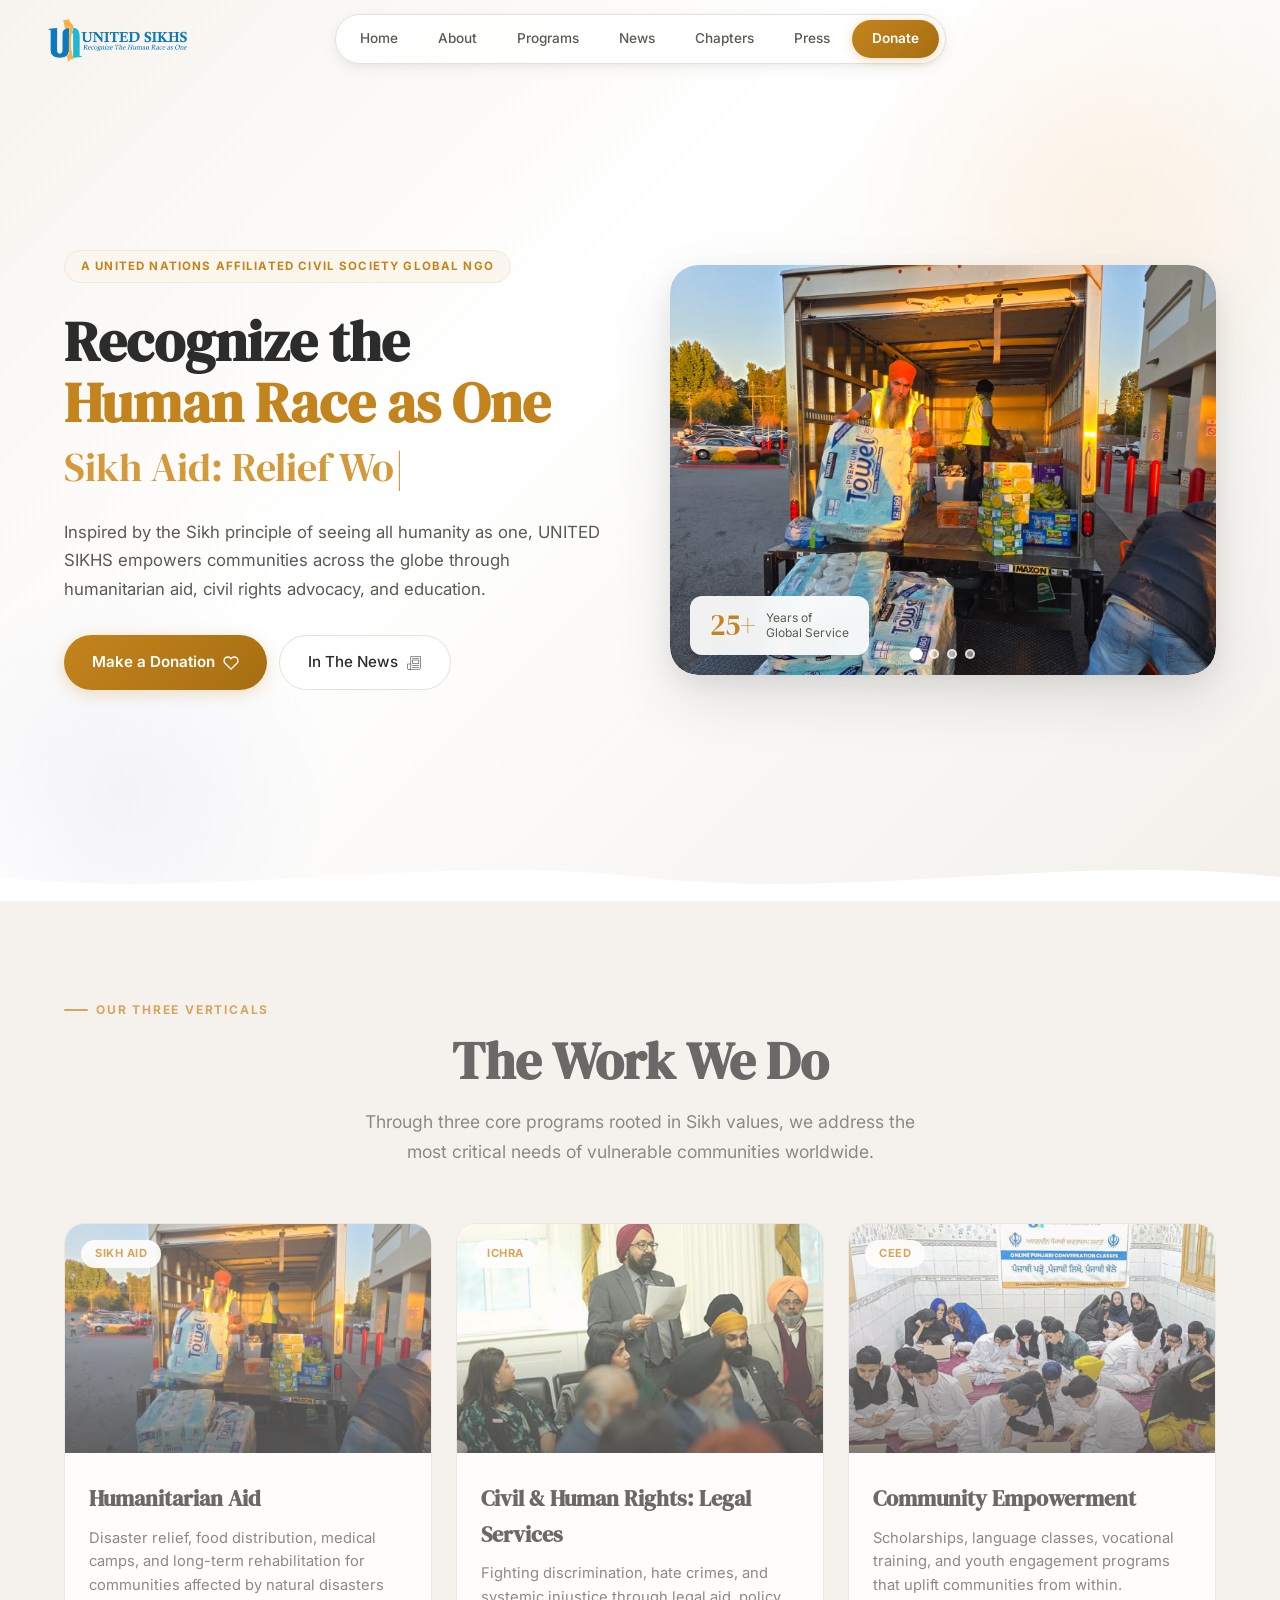
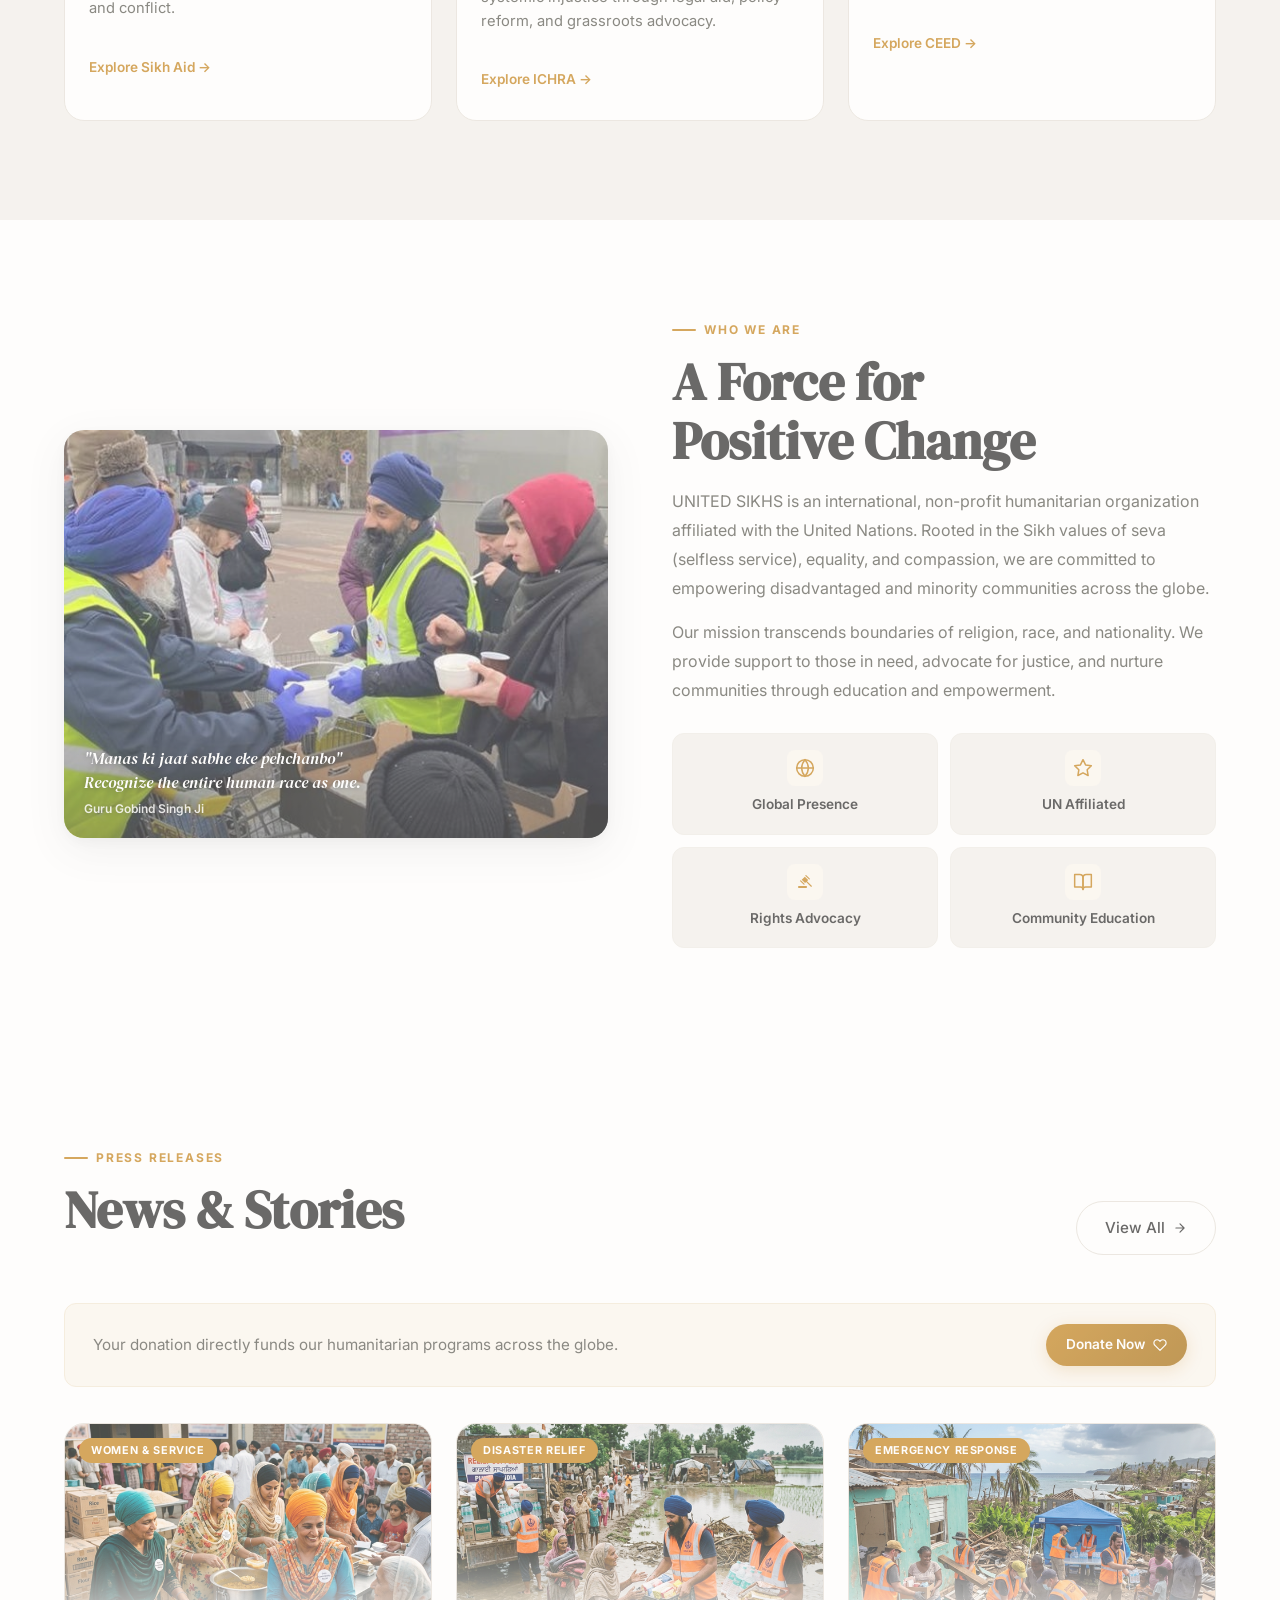
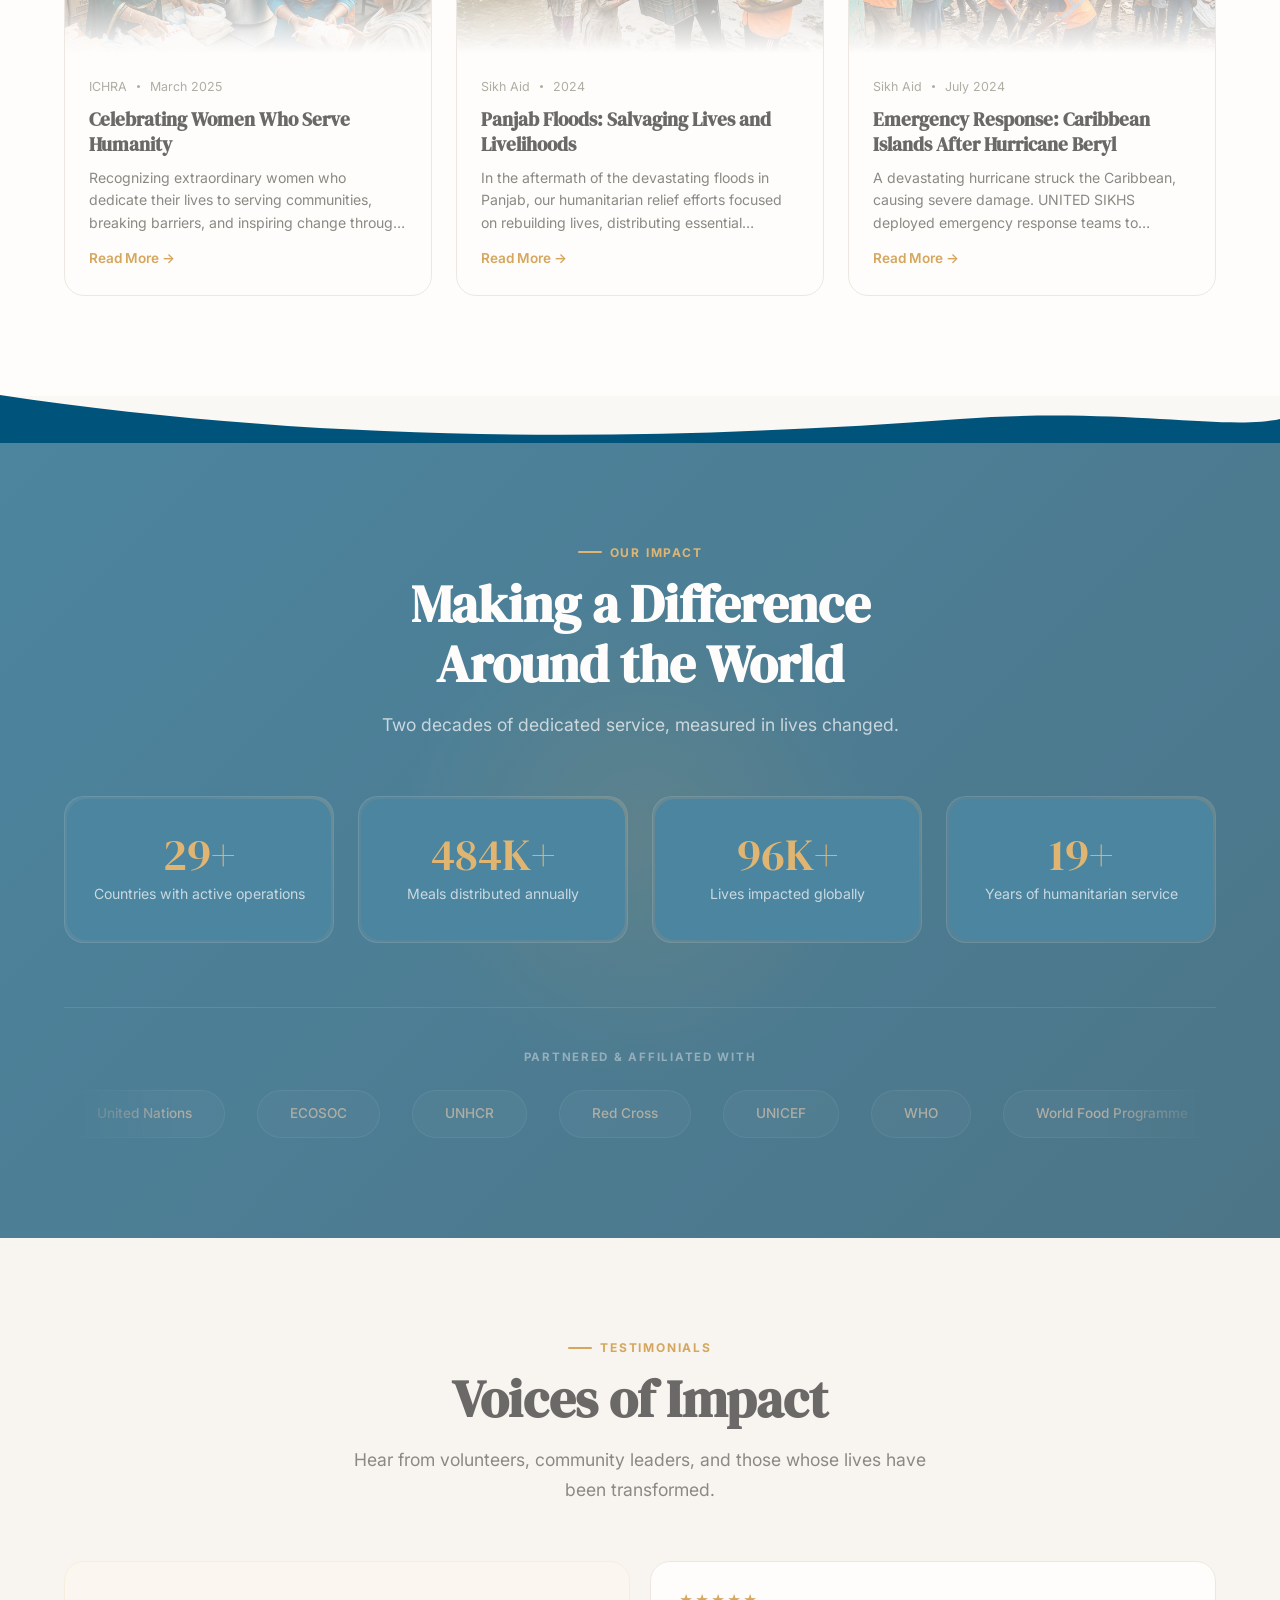
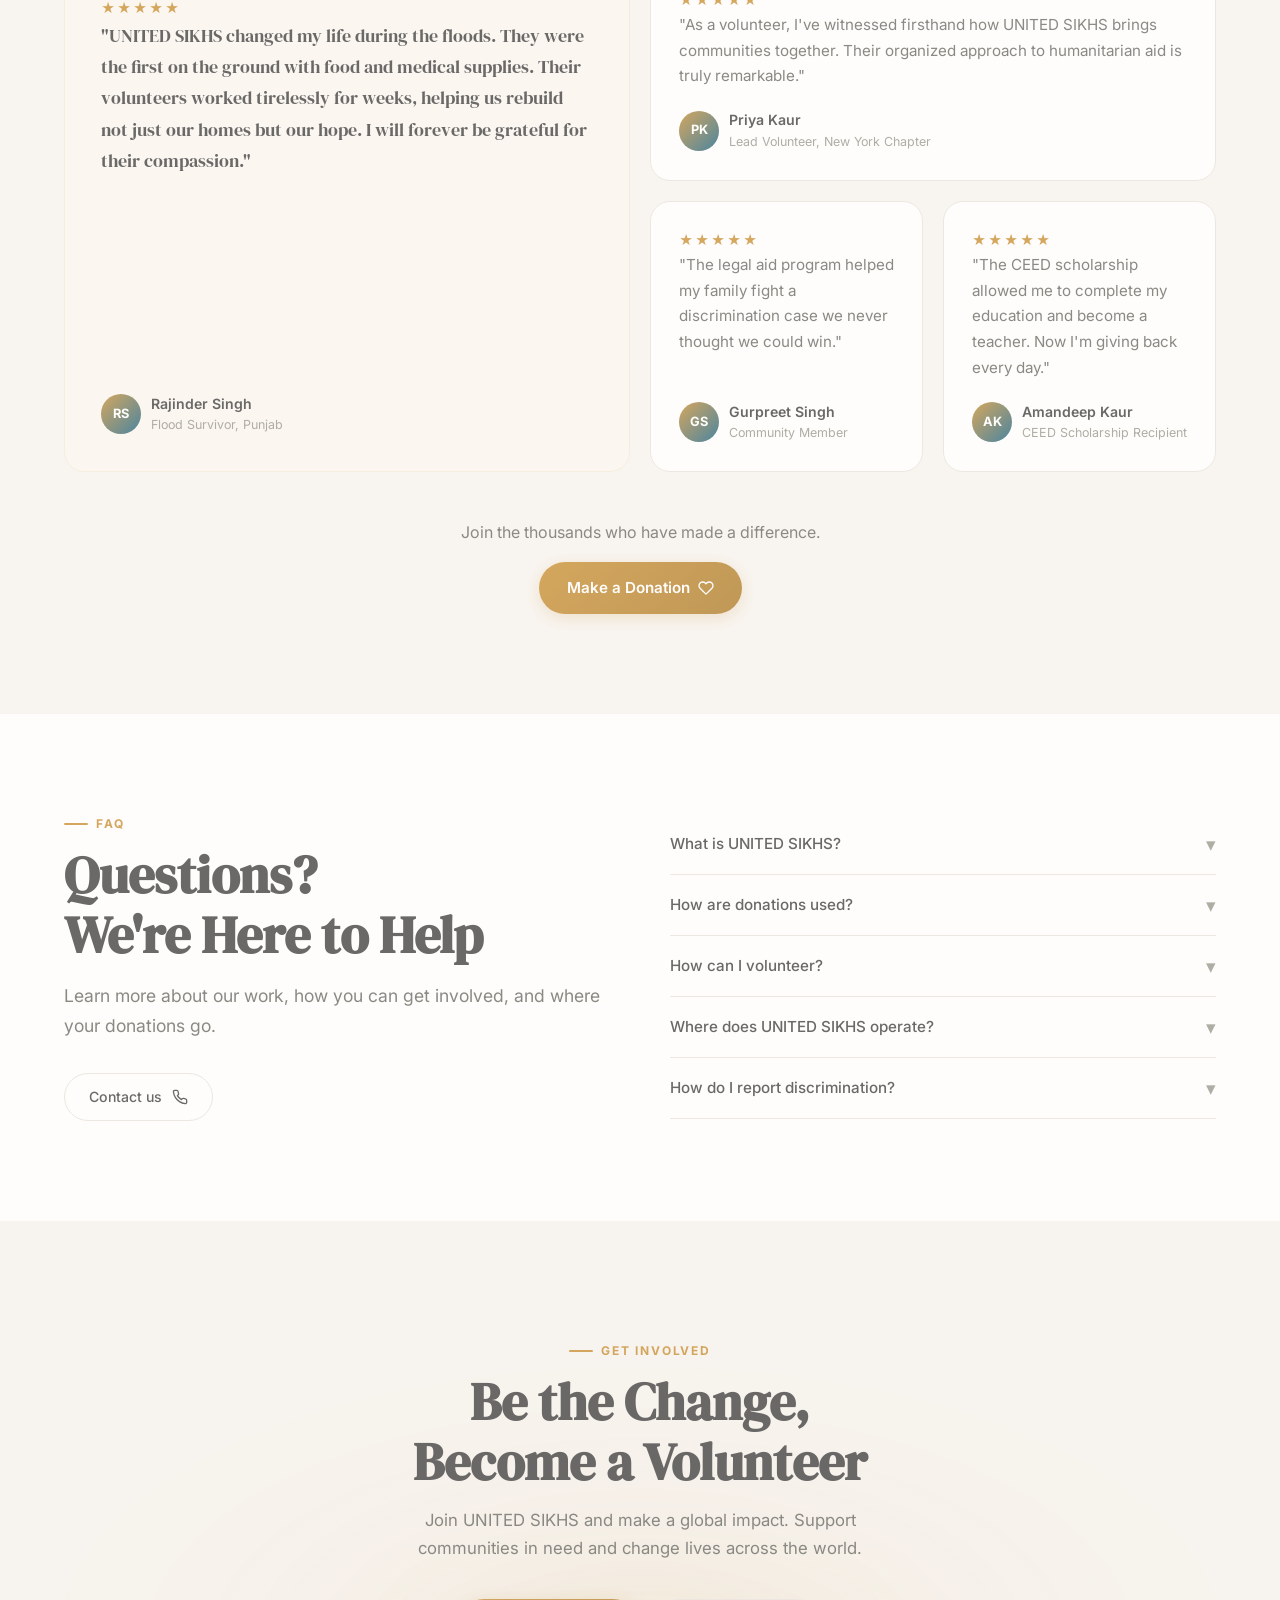
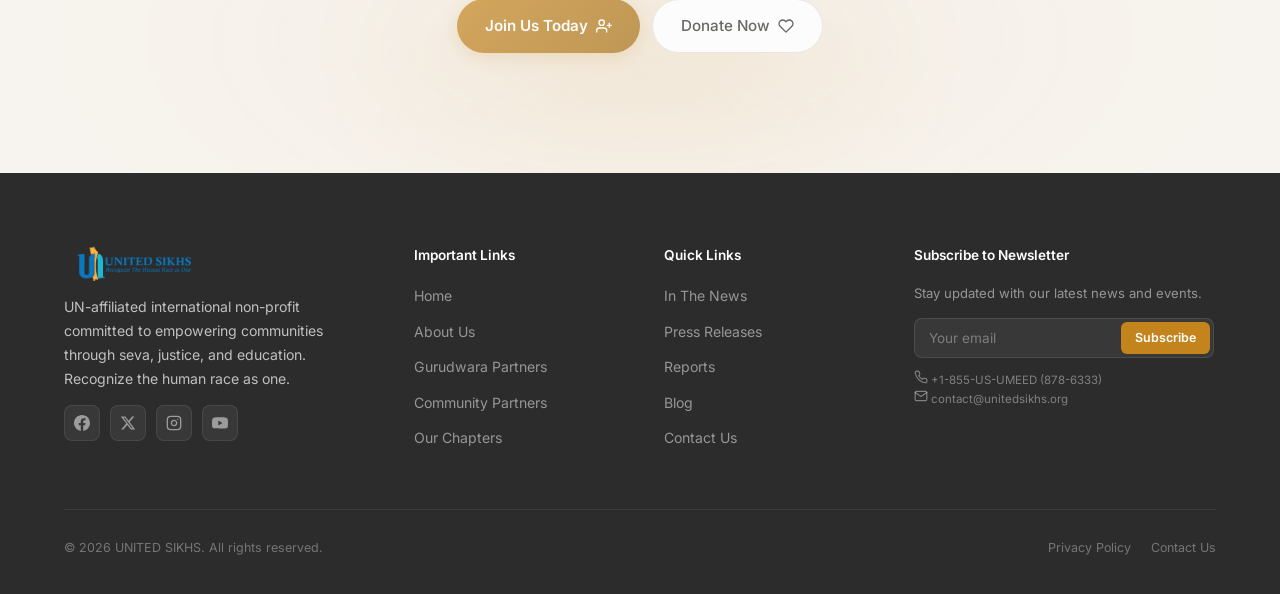
<file: index.html>
<!DOCTYPE html>
<html lang="en">

<head>
  <meta charset="UTF-8" />
  <meta name="viewport" content="width=device-width, initial-scale=1.0" />
  <title>UNITED SIKHS | Recognize the Human Race as One</title>
  <meta name="description"
    content="UNITED SIKHS is a UN-affiliated international non-profit committed to empowering disadvantaged communities through humanitarian aid, civil rights advocacy, and community education." />
  <link rel="preconnect" href="https://fonts.googleapis.com" />
  <link rel="preconnect" href="https://fonts.gstatic.com" crossorigin />
  <link
    href="https://fonts.googleapis.com/css2?family=DM+Serif+Display:ital@0;1&family=Inter:wght@300;400;500;600;700;800&display=swap"
    rel="stylesheet" />
  <link rel="stylesheet" href="styles.css" />
  <link rel="icon"
    href="data:image/svg+xml,<svg xmlns='http://www.w3.org/2000/svg' viewBox='0 0 100 100'><text y='.9em' font-size='90'>☬</text></svg>" />

  <!-- SEO & OpenGraph Tags -->
  <meta name="robots" content="index, follow" />
  <meta name="author" content="UNITED SIKHS" />
  <meta property="og:title" content="UNITED SIKHS | Recognize the Human Race as One" />
  <meta property="og:description"
    content="UNITED SIKHS is a UN-affiliated international non-profit committed to empowering disadvantaged communities through humanitarian aid, civil rights advocacy, and community education." />
  <meta property="og:image"
    content="https://united-sikhs-demo-h67xak4rz-rahul-lalia.vercel.app/images/logo-lockup.png" />
  <meta property="og:url" content="https://united-sikhs-demo-h67xak4rz-rahul-lalia.vercel.app/" />
  <meta property="og:type" content="website" />
  <meta name="twitter:card" content="summary_large_image" />
  <meta name="twitter:title" content="UNITED SIKHS | Recognize the Human Race as One" />
  <meta name="twitter:description"
    content="UNITED SIKHS is a UN-affiliated international non-profit committed to empowering disadvantaged communities." />
  <meta name="twitter:image"
    content="https://united-sikhs-demo-h67xak4rz-rahul-lalia.vercel.app/images/logo-lockup.png" />
</head>

<body>

  <!-- ===== NAVBAR ===== -->
  <header class="nav-header" id="navHeader">
    <button class="nav-hamburger" id="navHamburger" aria-label="Toggle menu">
      <span></span><span></span><span></span>
    </button>
    <a href="index.html" class="nav-logo">
      <img src="images/logo-lockup.png" alt="UNITED SIKHS" class="nav-logo-img" />
    </a>
    <a href="donate.html" class="nav-donate-mobile">Donate</a>
    <nav class="navbar" id="navbar">
      <a href="index.html" class="nav-link"><span class="link-text">Home</span></a>
      <a href="#about" class="nav-link" data-section="about"><span class="link-text">About</span></a>
      <a href="#programs" class="nav-link" data-section="programs"><span class="link-text">Programs</span></a>
      <a href="#articles" class="nav-link" data-section="articles"><span class="link-text">News</span></a>
      <a href="locations.html" class="nav-link"><span class="link-text">Chapters</span></a>
      <a href="press.html" class="nav-link"><span class="link-text">Press</span></a>
      <a href="donate.html" class="nav-donate">Donate</a>
    </nav>
  </header>

  <!-- ===== HERO ===== -->
  <section class="hero" id="hero">
    <div class="hero-shape-1"></div>
    <div class="hero-shape-2"></div>

    <div class="hero-inner">
      <div class="hero-text">
        <div class="hero-badge">
          A United Nations Affiliated Civil Society Global NGO
        </div>

        <h1>Recognize the<br /><span class="highlight">Human Race as One</span></h1>

        <div class="hero-typewriter-line">
          <span id="typewriter"></span><span class="cursor">|</span>
        </div>

        <p class="hero-description">
          Inspired by the Sikh principle of seeing all humanity as one, UNITED SIKHS empowers communities across the
          globe through humanitarian aid, civil rights advocacy, and education.
        </p>

        <div class="hero-actions">
          <a href="donate.html" class="btn-primary">
            Make a Donation
            <svg width="16" height="16" viewBox="0 0 24 24" fill="none" stroke="currentColor" stroke-width="2"
              stroke-linecap="round" stroke-linejoin="round">
              <path
                d="M20.84 4.61a5.5 5.5 0 0 0-7.78 0L12 5.67l-1.06-1.06a5.5 5.5 0 0 0-7.78 7.78l1.06 1.06L12 21.23l7.78-7.78 1.06-1.06a5.5 5.5 0 0 0 0-7.78z" />
            </svg>
          </a>
          <a href="#articles" class="btn-secondary">
            In The News
            <svg width="16" height="16" viewBox="0 0 32 32" fill="currentColor">
              <path d="M9.069 2.672v14.928h-6.397c0 0 0 6.589 0 8.718s1.983 3.010 3.452 3.010c1.469 0 16.26 0 20.006 0 1.616 0 3.199-1.572 3.199-3.199 0-1.175 0-23.457 0-23.457h-20.259zM6.124 28.262c-0.664 0-2.385-0.349-2.385-1.944v-7.652h5.331v7.192c0 0.714-0.933 2.404-2.404 2.404h-0.542zM28.262 26.129c0 1.036-1.096 2.133-2.133 2.133h-17.113c0.718-0.748 1.119-1.731 1.119-2.404v-22.12h18.126v22.391z"/>
              <path d="M12.268 5.871h13.861v1.066h-13.861z"/><path d="M12.268 20.265h13.861v1.066h-13.861z"/><path d="M12.268 23.997h13.861v1.066h-13.861z"/>
              <path d="M26.129 9.602h-13.861v7.997h13.861v-7.997zM25.063 16.533h-11.729v-5.864h11.729v5.864z"/>
            </svg>
          </a>
        </div>
      </div>

      <div class="hero-image-wrap">
        <div class="hero-carousel" id="heroCarousel">
          <img src="images/sikh-aid.jpg" alt="Sikh Aid volunteers distributing supplies" class="hero-slide active" />
          <img src="images/ichra.jpg" alt="ICHRA civil rights advocacy" class="hero-slide" />
          <img src="images/ceed.jpg" alt="CEED education programs" class="hero-slide" />
          <img src="images/volunteer.jpeg" alt="UNITED SIKHS volunteers" class="hero-slide" />
          <div class="carousel-dots">
            <span class="carousel-dot active" data-slide="0"></span>
            <span class="carousel-dot" data-slide="1"></span>
            <span class="carousel-dot" data-slide="2"></span>
            <span class="carousel-dot" data-slide="3"></span>
          </div>
        </div>
        <div class="hero-image-badge float-gentle">
          <div class="stat-num">25+</div>
          <div class="stat-lbl">Years of<br />Global Service</div>
        </div>
      </div>
    </div>
  </section>

  <!-- Wave Divider: Hero to Verticals -->
  <div class="wave-divider" style="margin-top:-48px;position:relative;z-index:5;">
    <svg viewBox="0 0 1440 48" preserveAspectRatio="none">
      <path d="M0,24 C240,48 480,0 720,24 C960,48 1200,0 1440,24 L1440,48 L0,48 Z" fill="#FFFFFF" />
    </svg>
  </div>

  <!-- ===== THREE VERTICALS ===== -->
  <section class="section programs" id="programs">
    <div class="container">
      <div class="programs-header">
        <span class="section-label reveal">Our Three Verticals</span>
        <h2 class="section-title reveal reveal-delay-1">The Work We Do</h2>
        <p class="section-subtitle reveal reveal-delay-2">
          Through three core programs rooted in Sikh values, we address the most critical needs of vulnerable
          communities worldwide.
        </p>
      </div>

      <div class="verticals-grid">
        <!-- SIKH AID -->
        <div class="vertical-card magic-card reveal-left">
          <div class="vertical-image">
            <img src="images/sikh-aid.jpg" alt="UNITED SIKHS Sikh Aid supply distribution" />
            <div class="overlay-gradient"></div>
            <span class="vertical-label">Sikh Aid</span>
          </div>
          <div class="vertical-body">
            <h3>Humanitarian Aid</h3>
            <p>Disaster relief, food distribution, medical camps, and long-term rehabilitation for communities affected
              by natural disasters and conflict.</p>
            <a href="coming-soon.html" class="vertical-cta">
              Explore Sikh Aid →
            </a>
          </div>
        </div>

        <!-- ICHRA -->
        <div class="vertical-card magic-card reveal-scale reveal-delay-1">
          <div class="vertical-image">
            <img src="images/ichra.jpg" alt="UNITED SIKHS ICHRA civil rights advocacy" />
            <div class="overlay-gradient"></div>
            <span class="vertical-label">ICHRA</span>
          </div>
          <div class="vertical-body">
            <h3>Civil & Human Rights: Legal Services</h3>
            <p>Fighting discrimination, hate crimes, and systemic injustice through legal aid, policy reform, and
              grassroots advocacy.</p>
            <a href="coming-soon.html" class="vertical-cta">
              Explore ICHRA →
            </a>
          </div>
        </div>

        <!-- CEED -->
        <div class="vertical-card magic-card reveal-right reveal-delay-2">
          <div class="vertical-image">
            <img src="images/ceed.jpg" alt="UNITED SIKHS CEED Panjabi conversation classes" />
            <div class="overlay-gradient"></div>
            <span class="vertical-label">CEED</span>
          </div>
          <div class="vertical-body">
            <h3>Community Empowerment</h3>
            <p>Scholarships, language classes, vocational training, and youth engagement programs that uplift
              communities from within.</p>
            <a href="coming-soon.html" class="vertical-cta">
              Explore CEED →
            </a>
          </div>
        </div>
      </div>
    </div>
  </section>

  <!-- ===== ABOUT ===== -->
  <section class="section about" id="about" style="position:relative;">
    <div class="container">
      <div class="about-grid">
        <div class="about-image-wrap reveal">
          <img src="images/volunteer.jpeg" alt="UNITED SIKHS volunteers" />
          <div class="about-image-overlay"></div>
          <div class="about-quote">
            "Manas ki jaat sabhe eke pehchanbo"<br />Recognize the entire human race as one.
            <cite>Guru Gobind Singh Ji</cite>
          </div>
        </div>

        <div class="about-text">
          <span class="section-label reveal">Who We Are</span>
          <h2 class="section-title reveal-blur">A Force for<br />Positive Change</h2>

          <p class="reveal reveal-delay-2">
            UNITED SIKHS is an international, non-profit humanitarian organization affiliated with the United Nations.
            Rooted in the Sikh values of seva (selfless service), equality, and compassion, we are committed to
            empowering disadvantaged and minority communities across the globe.
          </p>
          <p class="reveal reveal-delay-2">
            Our mission transcends boundaries of religion, race, and nationality. We provide support to those in need,
            advocate for justice, and nurture communities through education and empowerment.
          </p>

          <div class="about-highlights reveal-scale stagger-3">
            <div class="about-highlight-item">
              <div class="icon">
                <svg width="20" height="20" viewBox="0 0 24 24" fill="none" stroke="var(--saffron)" stroke-width="1.8" stroke-linecap="round" stroke-linejoin="round">
                  <circle cx="12" cy="12" r="10"/><path d="M2 12h20"/><path d="M12 2a15.3 15.3 0 0 1 4 10 15.3 15.3 0 0 1-4 10 15.3 15.3 0 0 1-4-10 15.3 15.3 0 0 1 4-10z"/>
                </svg>
              </div>
              <h4>Global Presence</h4>
            </div>
            <div class="about-highlight-item">
              <div class="icon">
                <svg width="20" height="20" viewBox="0 0 24 24" fill="none" stroke="var(--saffron)" stroke-width="1.8" stroke-linecap="round" stroke-linejoin="round">
                  <polygon points="12 2 15.09 8.26 22 9.27 17 14.14 18.18 21.02 12 17.77 5.82 21.02 7 14.14 2 9.27 8.91 8.26 12 2"/>
                </svg>
              </div>
              <h4>UN Affiliated</h4>
            </div>
            <div class="about-highlight-item">
              <div class="icon">
                <svg width="20" height="20" viewBox="-2 0 19 19" fill="var(--saffron)">
                  <path d="M9.316 14.722a.477.477 0 0 1-.475.475H1.433a.477.477 0 0 1-.475-.475v-.863a.477.477 0 0 1 .475-.475h7.408a.476.476 0 0 1 .475.475zm-2.767-2.587a.552.552 0 0 1-.392-.163L2.96 8.776a.554.554 0 0 1 .784-.784L6.94 11.19a.554.554 0 0 1-.392.946zm7.33.992L9.435 8.682l1.085-1.084-3.173-3.173-2.97 2.97 3.173 3.172 1.102-1.101 4.445 4.445a.554.554 0 1 0 .784-.784zm-2.33-5.993a.552.552 0 0 1-.391-.162L7.96 3.775a.554.554 0 1 1 .784-.784l3.196 3.197a.554.554 0 0 1-.391.946z"/>
                </svg>
              </div>
              <h4>Rights Advocacy</h4>
            </div>
            <div class="about-highlight-item">
              <div class="icon">
                <svg width="20" height="20" viewBox="0 0 24 24" fill="none" stroke="var(--saffron)" stroke-width="1.8" stroke-linecap="round" stroke-linejoin="round">
                  <path d="M2 3h6a4 4 0 0 1 4 4v14a3 3 0 0 0-3-3H2z"/><path d="M22 3h-6a4 4 0 0 0-4 4v14a3 3 0 0 1 3-3h7z"/>
                </svg>
              </div>
              <h4>Community Education</h4>
            </div>
          </div>

        </div>
      </div>
    </div>
  </section>

  <!-- ===== FEATURED ARTICLES ===== -->
  <section class="section articles" id="articles">
    <div class="container">
      <div class="articles-header">
        <div>
          <span class="section-label reveal">Press Releases</span>
          <h2 class="section-title reveal reveal-delay-1">News & Stories</h2>
        </div>
        <a href="coming-soon.html" class="btn-secondary reveal reveal-delay-2">
          View All
          <svg width="14" height="14" viewBox="0 0 24 24" fill="none" stroke="currentColor" stroke-width="2"
            stroke-linecap="round" stroke-linejoin="round">
            <path d="M5 12h14M12 5l7 7-7 7" />
          </svg>
        </a>
      </div>

      <div class="articles-donate-banner reveal" style="margin-bottom:36px;">
        <p>Your donation directly funds our humanitarian programs across the globe.</p>
        <a href="donate.html" class="btn-primary btn-sm">
          Donate Now
          <svg width="14" height="14" viewBox="0 0 24 24" fill="none" stroke="currentColor" stroke-width="2" stroke-linecap="round" stroke-linejoin="round">
            <path d="M20.84 4.61a5.5 5.5 0 0 0-7.78 0L12 5.67l-1.06-1.06a5.5 5.5 0 0 0-7.78 7.78l1.06 1.06L12 21.23l7.78-7.78 1.06-1.06a5.5 5.5 0 0 0 0-7.78z"/>
          </svg>
        </a>
      </div>

      <div class="articles-grid">
        <div class="article-card reveal">
          <div class="article-image">
            <img src="images/women-service.png" alt="Celebrating women in service" />
            <div class="progressive-blur"></div>
            <span class="article-tag">Women & Service</span>
          </div>
          <div class="article-body">
            <div class="article-meta">
              <span>ICHRA</span> <span class="dot"></span> <span>March 2025</span>
            </div>
            <h3>Celebrating Women Who Serve Humanity</h3>
            <p>Recognizing extraordinary women who dedicate their lives to serving communities, breaking barriers, and
              inspiring change through selfless acts of compassion.</p>
            <a href="coming-soon.html" class="article-read-more">Read More →</a>
          </div>
        </div>

        <div class="article-card reveal reveal-delay-1">
          <div class="article-image">
            <img src="images/sikh-aid-relief.png" alt="Punjab flood relief" />
            <div class="progressive-blur"></div>
            <span class="article-tag">Disaster Relief</span>
          </div>
          <div class="article-body">
            <div class="article-meta">
              <span>Sikh Aid</span> <span class="dot"></span> <span>2024</span>
            </div>
            <h3>Panjab Floods: Salvaging Lives and Livelihoods</h3>
            <p>In the aftermath of the devastating floods in Panjab, our humanitarian relief efforts focused on
              rebuilding lives, distributing essential supplies, and restoring hope.</p>
            <a href="coming-soon.html" class="article-read-more">Read More →</a>
          </div>
        </div>

        <div class="article-card reveal reveal-delay-2">
          <div class="article-image">
            <img src="images/hurricane-relief.png" alt="Hurricane Beryl relief" />
            <div class="progressive-blur"></div>
            <span class="article-tag">Emergency Response</span>
          </div>
          <div class="article-body">
            <div class="article-meta">
              <span>Sikh Aid</span> <span class="dot"></span> <span>July 2024</span>
            </div>
            <h3>Emergency Response: Caribbean Islands After Hurricane Beryl</h3>
            <p>A devastating hurricane struck the Caribbean, causing severe damage. UNITED SIKHS deployed emergency
              response teams to provide immediate aid to affected families.</p>
            <a href="coming-soon.html" class="article-read-more">Read More →</a>
          </div>
        </div>
      </div>
    </div>
  </section>

  <!-- Wave Divider: Articles to Impact -->
  <div style="margin-top:-1px;position:relative;z-index:5;">
    <svg viewBox="0 0 1440 48" preserveAspectRatio="none" style="display:block;width:100%;height:48px;">
      <path d="M0,0 C360,48 720,48 1080,24 C1260,12 1380,36 1440,24 L1440,48 L0,48 Z" fill="#00537A" />
    </svg>
  </div>

  <!-- ===== IMPACT STATS ===== -->
  <section class="section impact" id="impact">
    <div class="container">
      <div class="impact-header" style="margin-bottom:56px;">
        <span class="section-label reveal">Our Impact</span>
        <h2 class="section-title reveal reveal-delay-1">Making a Difference<br />Around the World</h2>
        <p class="section-subtitle reveal reveal-delay-2">Two decades of dedicated service, measured in lives changed.
        </p>
      </div>

      <div class="stats-grid">
        <div class="stat-card counter-reveal stagger-1">
          <div class="stat-value"><span class="number-ticker" data-target="30" data-suffix="+">0</span></div>
          <p class="stat-description">Countries with active operations</p>
        </div>
        <div class="stat-card counter-reveal stagger-2">
          <div class="stat-value"><span class="number-ticker" data-target="500" data-suffix="K+">0</span></div>
          <p class="stat-description">Meals distributed annually</p>
        </div>
        <div class="stat-card counter-reveal stagger-3">
          <div class="stat-value"><span class="number-ticker" data-target="100" data-suffix="K+">0</span></div>
          <p class="stat-description">Lives impacted globally</p>
        </div>
        <div class="stat-card counter-reveal stagger-4">
          <div class="stat-value"><span class="number-ticker" data-target="20" data-suffix="+">0</span></div>
          <p class="stat-description">Years of humanitarian service</p>
        </div>
      </div>

      <div class="marquee-section reveal">
        <p class="marquee-label">Partnered & Affiliated With</p>
        <div class="marquee-container">
          <div class="marquee-track">
            <span class="partner-text">United Nations</span>
            <span class="partner-text">ECOSOC</span>
            <span class="partner-text">UNHCR</span>
            <span class="partner-text">Red Cross</span>
            <span class="partner-text">UNICEF</span>
            <span class="partner-text">WHO</span>
            <span class="partner-text">World Food Programme</span>
            <span class="partner-text">Amnesty International</span>
          </div>
          <div class="marquee-track">
            <span class="partner-text">United Nations</span>
            <span class="partner-text">ECOSOC</span>
            <span class="partner-text">UNHCR</span>
            <span class="partner-text">Red Cross</span>
            <span class="partner-text">UNICEF</span>
            <span class="partner-text">WHO</span>
            <span class="partner-text">World Food Programme</span>
            <span class="partner-text">Amnesty International</span>
          </div>
        </div>
      </div>
    </div>
  </section>

  <!-- ===== TESTIMONIALS ===== -->
  <section class="section testimonials" id="testimonials">
    <div class="container">
      <div class="testimonials-header">
        <span class="section-label reveal" style="justify-content:center;">Testimonials</span>
        <h2 class="section-title reveal reveal-delay-1">Voices of Impact</h2>
        <p class="section-subtitle reveal reveal-delay-2">
          Hear from volunteers, community leaders, and those whose lives have been transformed.
        </p>
      </div>

      <div class="testimonials-grid">
        <div class="testimonial-card featured reveal">
          <div>
            <div class="stars">★★★★★</div>
            <p class="testimonial-quote">
              "UNITED SIKHS changed my life during the floods. They were the first on the ground with food and medical
              supplies. Their volunteers worked tirelessly for weeks, helping us rebuild not just our homes but our
              hope. I will forever be grateful for their compassion."
            </p>
          </div>
          <div class="testimonial-author">
            <div class="testimonial-avatar">RS</div>
            <div>
              <div class="testimonial-name">Rajinder Singh</div>
              <div class="testimonial-role">Flood Survivor, Punjab</div>
            </div>
          </div>
        </div>

        <div class="testimonial-card wide reveal reveal-delay-1">
          <div>
            <div class="stars">★★★★★</div>
            <p class="testimonial-quote">
              "As a volunteer, I've witnessed firsthand how UNITED SIKHS brings communities together. Their organized
              approach to humanitarian aid is truly remarkable."
            </p>
          </div>
          <div class="testimonial-author">
            <div class="testimonial-avatar">PK</div>
            <div>
              <div class="testimonial-name">Priya Kaur</div>
              <div class="testimonial-role">Lead Volunteer, New York Chapter</div>
            </div>
          </div>
        </div>

        <div class="testimonial-card reveal reveal-delay-2">
          <div>
            <div class="stars">★★★★★</div>
            <p class="testimonial-quote">
              "The legal aid program helped my family fight a discrimination case we never thought we could win."
            </p>
          </div>
          <div class="testimonial-author">
            <div class="testimonial-avatar">GS</div>
            <div>
              <div class="testimonial-name">Gurpreet Singh</div>
              <div class="testimonial-role">Community Member</div>
            </div>
          </div>
        </div>

        <div class="testimonial-card reveal reveal-delay-3">
          <div>
            <div class="stars">★★★★★</div>
            <p class="testimonial-quote">
              "The CEED scholarship allowed me to complete my education and become a teacher. Now I'm giving back every
              day."
            </p>
          </div>
          <div class="testimonial-author">
            <div class="testimonial-avatar">AK</div>
            <div>
              <div class="testimonial-name">Amandeep Kaur</div>
              <div class="testimonial-role">CEED Scholarship Recipient</div>
            </div>
          </div>
        </div>
      </div>

      <div class="testimonials-cta reveal" style="text-align:center;margin-top:48px;">
        <p style="color:var(--text-secondary);font-size:1rem;margin-bottom:16px;">Join the thousands who have made a difference.</p>
        <a href="donate.html" class="btn-primary">
          Make a Donation
          <svg width="16" height="16" viewBox="0 0 24 24" fill="none" stroke="currentColor" stroke-width="2" stroke-linecap="round" stroke-linejoin="round">
            <path d="M20.84 4.61a5.5 5.5 0 0 0-7.78 0L12 5.67l-1.06-1.06a5.5 5.5 0 0 0-7.78 7.78l1.06 1.06L12 21.23l7.78-7.78 1.06-1.06a5.5 5.5 0 0 0 0-7.78z"/>
          </svg>
        </a>
      </div>
    </div>
  </section>

  <!-- ===== FAQ ===== -->
  <section class="section faq" id="faq">
    <div class="container">
      <div class="faq-grid">
        <div class="faq-left">
          <span class="section-label reveal">FAQ</span>
          <h2 class="section-title reveal reveal-delay-1">Questions?<br />We're Here to Help</h2>
          <p class="section-subtitle reveal reveal-delay-2" style="margin-bottom:24px;">
            Learn more about our work, how you can get involved, and where your donations go.
          </p>
          <a href="coming-soon.html" class="faq-contact-btn reveal reveal-delay-3">
            Contact us
            <svg width="16" height="16" viewBox="0 0 24 24" fill="none" stroke="currentColor" stroke-width="2"
              stroke-linecap="round" stroke-linejoin="round">
              <path
                d="M22 16.92v3a2 2 0 0 1-2.18 2 19.79 19.79 0 0 1-8.63-3.07 19.5 19.5 0 0 1-6-6 19.79 19.79 0 0 1-3.07-8.67A2 2 0 0 1 4.11 2h3a2 2 0 0 1 2 1.72 12.84 12.84 0 0 0 .7 2.81 2 2 0 0 1-.45 2.11L8.09 9.91a16 16 0 0 0 6 6l1.27-1.27a2 2 0 0 1 2.11-.45 12.84 12.84 0 0 0 2.81.7A2 2 0 0 1 22 16.92z" />
            </svg>
          </a>
        </div>

        <div class="faq-right reveal">
          <div class="accordion-item">
            <button class="accordion-trigger" aria-expanded="false">What is UNITED SIKHS?<span
                class="chevron">▾</span></button>
            <div class="accordion-content">
              <div class="accordion-content-inner">UNITED SIKHS is an international, non-profit humanitarian
                organization affiliated with the United Nations. Founded in 1999 and rooted in Sikh values of seva
                (selfless service), we empower disadvantaged communities through humanitarian aid, civil rights
                advocacy, and community education across 30+ countries.</div>
            </div>
          </div>
          <div class="accordion-item">
            <button class="accordion-trigger" aria-expanded="false">How are donations used?<span
                class="chevron">▾</span></button>
            <div class="accordion-content">
              <div class="accordion-content-inner">Donations directly fund our three core programs: Sikh Aid (disaster
                relief and food distribution), ICHRA (civil rights and legal aid), and CEED (education and community
                empowerment). We maintain full transparency with annual reports available on our website.</div>
            </div>
          </div>
          <div class="accordion-item">
            <button class="accordion-trigger" aria-expanded="false">How can I volunteer?<span
                class="chevron">▾</span></button>
            <div class="accordion-content">
              <div class="accordion-content-inner">Visit unitedsikhs.org/join-us to sign up. We have chapters worldwide
                and welcome volunteers of all backgrounds for disaster relief, community events, and advocacy
                campaigns.</div>
            </div>
          </div>
          <div class="accordion-item">
            <button class="accordion-trigger" aria-expanded="false">Where does UNITED SIKHS operate?<span
                class="chevron">▾</span></button>
            <div class="accordion-content">
              <div class="accordion-content-inner">We operate in over 30 countries across 6 continents, with
                headquarters in New York. Our chapters span North America, Europe, Asia, Africa, and Australia.</div>
            </div>
          </div>
          <div class="accordion-item">
            <button class="accordion-trigger" aria-expanded="false">How do I report discrimination?<span
                class="chevron">▾</span></button>
            <div class="accordion-content">
              <div class="accordion-content-inner">Contact our ICHRA team through the website or call +1-855-US-UMEED
                (+1-855-878-6333). We provide free legal aid and support for victims of hate crimes and discrimination.
              </div>
            </div>
          </div>
        </div>
      </div>
    </div>
  </section>

  <!-- ===== CTA ===== -->
  <section class="section cta" id="cta">
    <div class="cta-glow">
      <div class="cta-glow-inner"></div>
      <div class="cta-glow-inner-sm"></div>
    </div>
    <div class="cta-glow-effect"></div>
    <div class="cta-content container">
      <span class="section-label reveal" style="justify-content:center;">Get Involved</span>
      <h2 class="reveal reveal-delay-1">Be the Change,<br />Become a Volunteer</h2>
      <p class="reveal reveal-delay-2">
        Join UNITED SIKHS and make a global impact. Support communities in need and change lives across the world.
      </p>
      <div class="hero-actions reveal reveal-delay-3" style="justify-content:center;">
        <a href="join.html" class="btn-primary">
          Join Us Today
          <svg width="16" height="16" viewBox="0 0 24 24" fill="none" stroke="currentColor" stroke-width="2"
            stroke-linecap="round" stroke-linejoin="round">
            <path d="M16 21v-2a4 4 0 0 0-4-4H5a4 4 0 0 0-4 4v2" />
            <circle cx="8.5" cy="7" r="4" />
            <line x1="20" y1="8" x2="20" y2="14" />
            <line x1="23" y1="11" x2="17" y2="11" />
          </svg>
        </a>
        <a href="donate.html" class="btn-secondary">
          Donate Now
          <svg width="16" height="16" viewBox="0 0 24 24" fill="none" stroke="currentColor" stroke-width="2"
            stroke-linecap="round" stroke-linejoin="round">
            <path
              d="M20.84 4.61a5.5 5.5 0 0 0-7.78 0L12 5.67l-1.06-1.06a5.5 5.5 0 0 0-7.78 7.78l1.06 1.06L12 21.23l7.78-7.78 1.06-1.06a5.5 5.5 0 0 0 0-7.78z" />
          </svg>
        </a>
      </div>
    </div>
  </section>

  <!-- ===== FOOTER ===== -->
  <footer class="footer" id="footer">
    <div class="container">
      <div class="footer-grid">
        <div class="footer-brand">
          <div class="footer-logo"><img src="images/logo-lockup.png" alt="UNITED SIKHS" style="height:36px;" /></div>
          <p>UN-affiliated international non-profit committed to empowering communities through seva, justice, and
            education. Recognize the human race as one.</p>
          <div class="footer-social">
            <a href="https://www.facebook.com/unitedsikhs" aria-label="Facebook" target="_blank">
              <svg width="16" height="16" viewBox="0 0 24 24" fill="currentColor">
                <path
                  d="M24 12.073c0-6.627-5.373-12-12-12s-12 5.373-12 12c0 5.99 4.388 10.954 10.125 11.854v-8.385H7.078v-3.47h3.047V9.43c0-3.007 1.792-4.669 4.533-4.669 1.312 0 2.686.235 2.686.235v2.953H15.83c-1.491 0-1.956.925-1.956 1.874v2.25h3.328l-.532 3.47h-2.796v8.385C19.612 23.027 24 18.062 24 12.073z" />
              </svg>
            </a>
            <a href="https://twitter.com/UnitedSikhs" aria-label="Twitter" target="_blank">
              <svg width="16" height="16" viewBox="0 0 24 24" fill="currentColor">
                <path
                  d="M18.244 2.25h3.308l-7.227 8.26 8.502 11.24H16.17l-5.214-6.817L4.99 21.75H1.68l7.73-8.835L1.254 2.25H8.08l4.713 6.231zm-1.161 17.52h1.833L7.084 4.126H5.117z" />
              </svg>
            </a>
            <a href="https://www.instagram.com/unitedsikhs/" aria-label="Instagram" target="_blank">
              <svg width="16" height="16" viewBox="0 0 24 24" fill="none" stroke="currentColor" stroke-width="2"
                stroke-linecap="round" stroke-linejoin="round">
                <rect x="2" y="2" width="20" height="20" rx="5" ry="5" />
                <path d="M16 11.37A4 4 0 1 1 12.63 8 4 4 0 0 1 16 11.37z" />
                <line x1="17.5" y1="6.5" x2="17.51" y2="6.5" />
              </svg>
            </a>
            <a href="https://www.youtube.com/user/UnitedSikhsTV" aria-label="YouTube" target="_blank">
              <svg width="16" height="16" viewBox="0 0 24 24" fill="currentColor">
                <path
                  d="M23.498 6.186a3.016 3.016 0 0 0-2.122-2.136C19.505 3.545 12 3.545 12 3.545s-7.505 0-9.377.505A3.017 3.017 0 0 0 .502 6.186C0 8.07 0 12 0 12s0 3.93.502 5.814a3.016 3.016 0 0 0 2.122 2.136c1.871.505 9.376.505 9.376.505s7.505 0 9.377-.505a3.015 3.015 0 0 0 2.122-2.136C24 15.93 24 12 24 12s0-3.93-.502-5.814zM9.545 15.568V8.432L15.818 12l-6.273 3.568z" />
              </svg>
            </a>
          </div>
        </div>
        <div>
          <h4>Important Links</h4>
          <ul class="footer-links">
            <li><a href="coming-soon.html">Home</a></li>
            <li><a href="coming-soon.html">About Us</a></li>
            <li><a href="coming-soon.html">Gurudwara Partners</a></li>
            <li><a href="coming-soon.html">Community Partners</a></li>
            <li><a href="coming-soon.html">Our Chapters</a></li>
          </ul>
        </div>
        <div>
          <h4>Quick Links</h4>
          <ul class="footer-links">
            <li><a href="coming-soon.html">In The News</a></li>
            <li><a href="coming-soon.html">Press Releases</a></li>
            <li><a href="coming-soon.html">Reports</a></li>
            <li><a href="coming-soon.html">Blog</a></li>
            <li><a href="coming-soon.html">Contact Us</a></li>
          </ul>
        </div>
        <div>
          <h4>Subscribe to Newsletter</h4>
          <p style="font-size:0.82rem;color:rgba(255,255,255,0.5);margin-bottom:14px;line-height:1.6;">Stay updated with
            our latest news and events.</p>
          <form class="newsletter-form" onsubmit="event.preventDefault();">
            <input type="email" class="newsletter-input" placeholder="Your email" required />
            <button type="submit" class="newsletter-btn">Subscribe</button>
          </form>
          <p style="font-size:0.72rem;color:rgba(255,255,255,0.4);margin-top:12px;">
            <svg width="14" height="14" viewBox="0 0 24 24" fill="none" stroke="currentColor" stroke-width="2" stroke-linecap="round" stroke-linejoin="round"><path d="M22 16.92v3a2 2 0 0 1-2.18 2 19.79 19.79 0 0 1-8.63-3.07 19.5 19.5 0 0 1-6-6 19.79 19.79 0 0 1-3.07-8.67A2 2 0 0 1 4.11 2h3a2 2 0 0 1 2 1.72 12.84 12.84 0 0 0 .7 2.81 2 2 0 0 1-.45 2.11L8.09 9.91a16 16 0 0 0 6 6l1.27-1.27a2 2 0 0 1 2.11-.45 12.84 12.84 0 0 0 2.81.7A2 2 0 0 1 22 16.92z"/></svg> +1-855-US-UMEED (878-6333)<br />
            <svg width="14" height="14" viewBox="0 0 24 24" fill="none" stroke="currentColor" stroke-width="2" stroke-linecap="round" stroke-linejoin="round"><path d="M4 4h16c1.1 0 2 .9 2 2v12c0 1.1-.9 2-2 2H4c-1.1 0-2-.9-2-2V6c0-1.1.9-2 2-2z"/><polyline points="22,6 12,13 2,6"/></svg> contact@unitedsikhs.org
          </p>
        </div>
      </div>
      <div class="footer-bottom">
        <span>© 2026 UNITED SIKHS. All rights reserved.</span>
        <div class="footer-bottom-links">
          <a href="coming-soon.html">Privacy Policy</a>
          <a href="coming-soon.html">Contact Us</a>
        </div>
      </div>
    </div>
  </footer>

  <script src="app.js"></script>
</body>

</html>
</file>
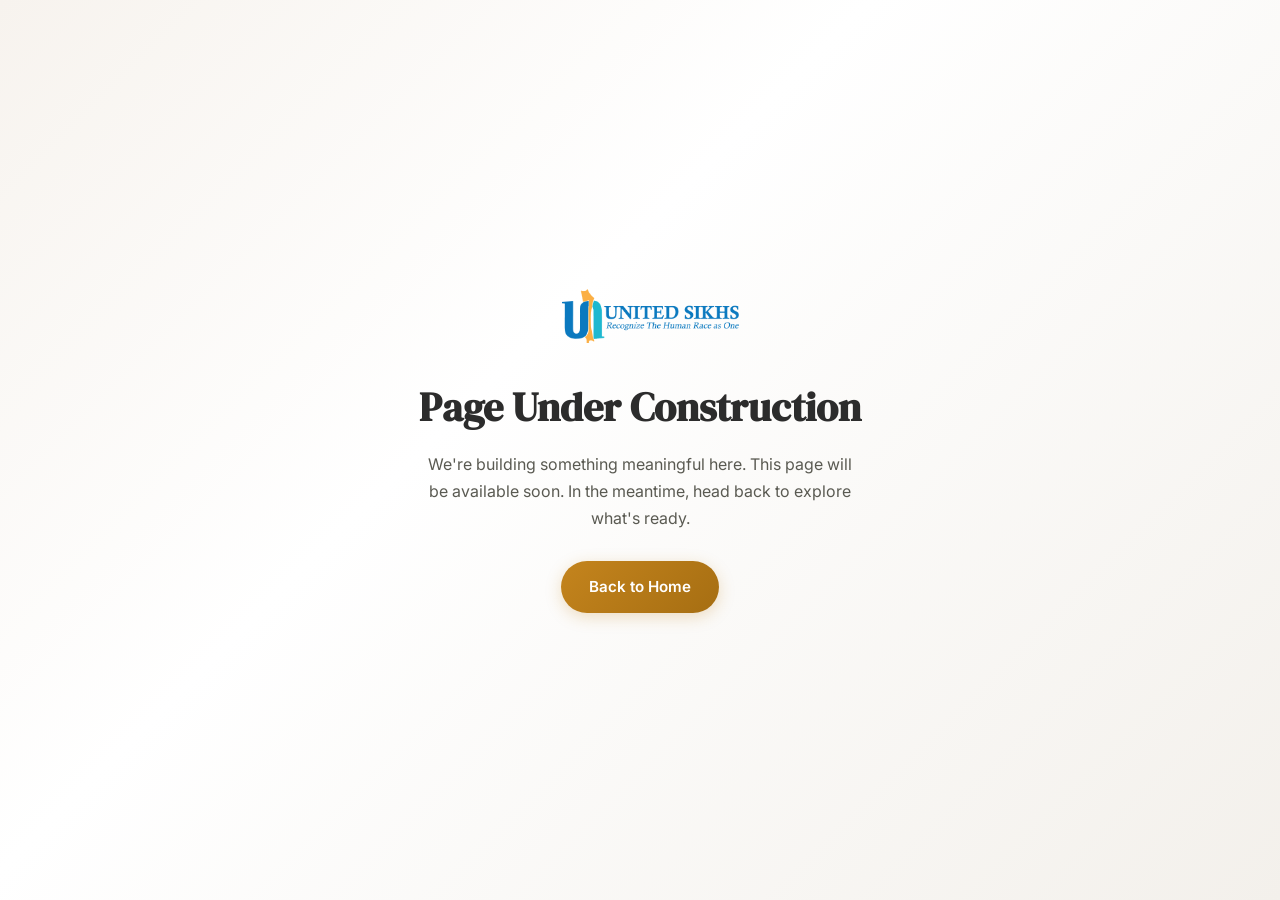
<file: coming-soon.html>
<!DOCTYPE html>
<html lang="en">

<head>
    <meta charset="UTF-8" />
    <meta name="viewport" content="width=device-width, initial-scale=1.0" />
    <title>Coming Soon | UNITED SIKHS</title>
    <link rel="preconnect" href="https://fonts.googleapis.com" />
    <link rel="preconnect" href="https://fonts.gstatic.com" crossorigin />
    <link
        href="https://fonts.googleapis.com/css2?family=DM+Serif+Display:ital@0;1&family=Inter:wght@300;400;500;600;700;800&display=swap"
        rel="stylesheet" />
    <link rel="stylesheet" href="styles.css" />
    <link rel="icon"
        href="data:image/svg+xml,<svg xmlns='http://www.w3.org/2000/svg' viewBox='0 0 100 100'><text y='.9em' font-size='90'>☬</text></svg>" />
    <style>
        .coming-soon {
            min-height: 100vh;
            display: flex;
            flex-direction: column;
            align-items: center;
            justify-content: center;
            text-align: center;
            padding: 40px 24px;
            background: var(--bg-hero);
        }

        .coming-soon img {
            height: 56px;
            margin-bottom: 32px;
        }

        .coming-soon h1 {
            font-family: var(--font-display);
            font-size: clamp(1.8rem, 4vw, 2.5rem);
            margin-bottom: 12px;
        }

        .coming-soon p {
            color: var(--text-secondary);
            max-width: 440px;
            line-height: 1.7;
            margin-bottom: 28px;
        }

        .coming-soon .btn-primary {
            display: inline-flex;
        }
    </style>
</head>

<body>
    <div class="coming-soon">
        <img src="images/logo-lockup.png" alt="UNITED SIKHS" />
        <h1>Page Under Construction</h1>
        <p>We're building something meaningful here. This page will be available soon. In the meantime, head back to
            explore what's ready.</p>
        <a href="index.html" class="btn-primary">Back to Home</a>
    </div>
</body>

</html>
</file>
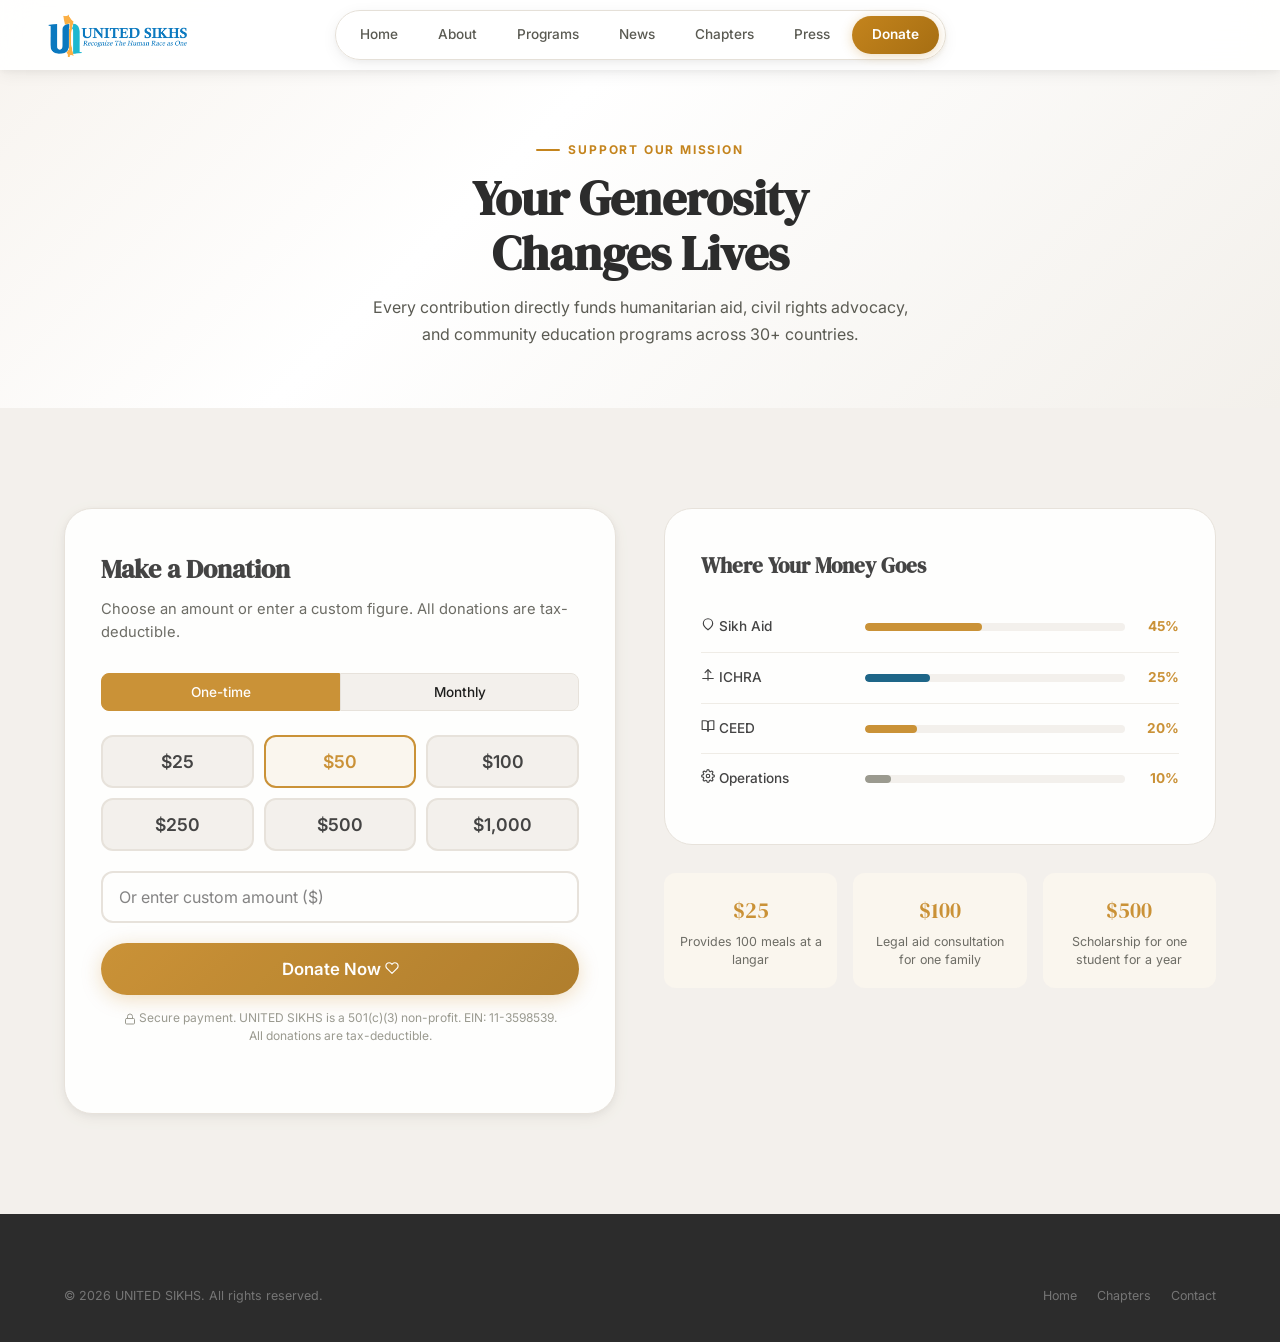
<file: donate.html>
<!DOCTYPE html>
<html lang="en">

<head>
    <meta charset="UTF-8" />
    <meta name="viewport" content="width=device-width, initial-scale=1.0" />
    <title>Donate | UNITED SIKHS</title>
    <meta name="description"
        content="Support UNITED SIKHS' humanitarian work. Every donation helps provide disaster relief, legal aid, and education to communities worldwide." />
    <link rel="preconnect" href="https://fonts.googleapis.com" />
    <link rel="preconnect" href="https://fonts.gstatic.com" crossorigin />
    <link
        href="https://fonts.googleapis.com/css2?family=DM+Serif+Display:ital@0;1&family=Inter:wght@300;400;500;600;700;800&display=swap"
        rel="stylesheet" />
    <link rel="stylesheet" href="styles.css" />
    <link rel="icon"
        href="data:image/svg+xml,<svg xmlns='http://www.w3.org/2000/svg' viewBox='0 0 100 100'><text y='.9em' font-size='90'>☬</text></svg>" />
    <style>
        .page-hero {
            padding: 140px 0 60px;
            background: var(--bg-hero);
            text-align: center;
        }

        .page-hero h1 {
            font-family: var(--font-display);
            font-size: clamp(2rem, 5vw, 3rem);
            margin-bottom: 12px;
        }

        .page-hero p {
            color: var(--text-secondary);
            max-width: 560px;
            margin: 0 auto;
            line-height: 1.7;
        }

        .donate-grid {
            display: grid;
            grid-template-columns: 1fr 1fr;
            gap: 48px;
            align-items: start;
        }

        .donate-card {
            background: var(--bg-white);
            border: 1px solid var(--border);
            border-radius: var(--radius-xl);
            padding: 40px 36px;
            box-shadow: var(--shadow-md);
        }

        .donate-card h2 {
            font-family: var(--font-display);
            font-size: 1.6rem;
            margin-bottom: 8px;
        }

        .donate-card>p {
            color: var(--text-secondary);
            font-size: 0.92rem;
            line-height: 1.6;
            margin-bottom: 28px;
        }

        .amount-grid {
            display: grid;
            grid-template-columns: repeat(3, 1fr);
            gap: 10px;
            margin-bottom: 20px;
        }

        .amount-btn {
            padding: 14px;
            background: var(--bg-muted);
            border: 2px solid var(--border);
            border-radius: var(--radius-md);
            font-size: 1.1rem;
            font-weight: 600;
            color: var(--text-primary);
            cursor: pointer;
            transition: all 0.3s var(--ease-smooth);
            text-align: center;
        }

        .amount-btn:hover,
        .amount-btn.selected {
            border-color: var(--saffron);
            background: var(--saffron-50);
            color: var(--saffron);
        }

        .custom-amount {
            width: 100%;
            padding: 14px 16px;
            border: 2px solid var(--border);
            border-radius: var(--radius-md);
            font-size: 1rem;
            font-family: var(--font-body);
            margin-bottom: 20px;
            outline: none;
            transition: border-color 0.3s;
        }

        .custom-amount:focus {
            border-color: var(--saffron);
        }

        .freq-toggle {
            display: flex;
            gap: 0;
            margin-bottom: 24px;
        }

        .freq-btn {
            flex: 1;
            padding: 10px;
            border: 1px solid var(--border);
            background: var(--bg-muted);
            font-size: 0.85rem;
            font-weight: 500;
            cursor: pointer;
            transition: all 0.3s;
            text-align: center;
            font-family: var(--font-body);
        }

        .freq-btn:first-child {
            border-radius: var(--radius-sm) 0 0 var(--radius-sm);
        }

        .freq-btn:last-child {
            border-radius: 0 var(--radius-sm) var(--radius-sm) 0;
        }

        .freq-btn.selected {
            background: var(--saffron);
            color: #fff;
            border-color: var(--saffron);
        }

        .donate-submit {
            width: 100%;
            padding: 16px;
            background: linear-gradient(135deg, var(--saffron), var(--saffron-dark));
            color: #fff;
            font-size: 1.05rem;
            font-weight: 600;
            border-radius: var(--radius-full);
            border: none;
            cursor: pointer;
            box-shadow: 0 4px 20px rgba(196, 132, 29, 0.3);
            transition: all 0.3s var(--ease-smooth);
            font-family: var(--font-body);
        }

        .donate-submit:hover {
            transform: translateY(-2px);
            box-shadow: 0 8px 32px rgba(196, 132, 29, 0.4);
        }

        .where-goes {
            background: var(--bg-white);
            border: 1px solid var(--border);
            border-radius: var(--radius-xl);
            padding: 40px 36px;
        }

        .where-goes h3 {
            font-family: var(--font-display);
            font-size: 1.3rem;
            margin-bottom: 20px;
        }

        .allocation-item {
            display: flex;
            align-items: center;
            gap: 14px;
            padding: 14px 0;
            border-bottom: 1px solid var(--border-light);
        }

        .allocation-item:last-child {
            border-bottom: none;
        }

        .allocation-bar {
            flex: 1;
            height: 8px;
            background: var(--bg-muted);
            border-radius: 4px;
            overflow: hidden;
        }

        .allocation-bar .fill {
            height: 100%;
            border-radius: 4px;
        }

        .allocation-label {
            font-size: 0.85rem;
            font-weight: 500;
            min-width: 150px;
        }

        .allocation-pct {
            font-size: 0.85rem;
            font-weight: 700;
            color: var(--saffron);
            min-width: 40px;
            text-align: right;
        }

        .impact-cards {
            display: grid;
            grid-template-columns: repeat(3, 1fr);
            gap: 16px;
            margin-top: 28px;
        }

        .impact-mini {
            text-align: center;
            padding: 20px 14px;
            background: var(--saffron-50);
            border-radius: var(--radius-md);
        }

        .impact-mini .amt {
            font-family: var(--font-display);
            font-size: 1.4rem;
            color: var(--saffron);
        }

        .impact-mini p {
            font-size: 0.78rem;
            color: var(--text-secondary);
            margin-top: 4px;
            line-height: 1.4;
        }

        @media (max-width: 768px) {
            .donate-grid {
                grid-template-columns: 1fr;
            }

            .impact-cards {
                grid-template-columns: 1fr;
            }
        }
    </style>

    <!-- SEO & OpenGraph Tags -->
    <meta name="robots" content="index, follow" />
    <meta name="author" content="UNITED SIKHS" />
    <meta property="og:title" content="UNITED SIKHS | Recognize the Human Race as One" />
    <meta property="og:description"
        content="UNITED SIKHS is a UN-affiliated international non-profit committed to empowering disadvantaged communities through humanitarian aid, civil rights advocacy, and community education." />
    <meta property="og:image"
        content="https://united-sikhs-demo-h67xak4rz-rahul-lalia.vercel.app/images/logo-lockup.png" />
    <meta property="og:url" content="https://united-sikhs-demo-h67xak4rz-rahul-lalia.vercel.app/" />
    <meta property="og:type" content="website" />
    <meta name="twitter:card" content="summary_large_image" />
    <meta name="twitter:title" content="UNITED SIKHS | Recognize the Human Race as One" />
    <meta name="twitter:description"
        content="UNITED SIKHS is a UN-affiliated international non-profit committed to empowering disadvantaged communities." />
    <meta name="twitter:image"
        content="https://united-sikhs-demo-h67xak4rz-rahul-lalia.vercel.app/images/logo-lockup.png" />
</head>

<body>

    <header class="nav-header nav-solid" id="navHeader">
        <button class="nav-hamburger" id="navHamburger" aria-label="Toggle menu">
            <span></span><span></span><span></span>
        </button>
        <a href="index.html" class="nav-logo"><img src="images/logo-lockup.png" alt="UNITED SIKHS"
                class="nav-logo-img" /></a>
        <a href="donate.html" class="nav-donate-mobile">Donate</a>
        <nav class="navbar" id="navbar">
            <a href="index.html" class="nav-link"><span class="link-text">Home</span></a>
            <a href="index.html#about" class="nav-link"><span class="link-text">About</span></a>
            <a href="index.html#programs" class="nav-link"><span class="link-text">Programs</span></a>
            <a href="index.html#articles" class="nav-link"><span class="link-text">News</span></a>
            <a href="locations.html" class="nav-link"><span class="link-text">Chapters</span></a>
            <a href="press.html" class="nav-link"><span class="link-text">Press</span></a>
            <a href="donate.html" class="nav-donate">Donate</a>
        </nav>
    </header>

    <section class="page-hero">
        <div class="container">
            <span class="section-label reveal" style="justify-content:center;">Support Our Mission</span>
            <h1 class="section-title reveal-blur">Your Generosity<br />Changes Lives</h1>
            <p class="reveal reveal-delay-2">Every contribution directly funds humanitarian aid, civil rights advocacy,
                and community education
                programs across 30+ countries.</p>
        </div>
    </section>

    <section class="section" style="background:var(--bg-muted);">
        <div class="container">
            <div class="donate-grid">
                <div class="donate-card magic-card reveal-slide-right">
                    <h2>Make a Donation</h2>
                    <p>Choose an amount or enter a custom figure. All donations are tax-deductible.</p>

                    <div class="freq-toggle">
                        <button class="freq-btn selected"
                            onclick="this.parentNode.querySelectorAll('.freq-btn').forEach(b=>b.classList.remove('selected'));this.classList.add('selected');">One-time</button>
                        <button class="freq-btn"
                            onclick="this.parentNode.querySelectorAll('.freq-btn').forEach(b=>b.classList.remove('selected'));this.classList.add('selected');">Monthly</button>
                    </div>

                    <div class="amount-grid">
                        <button class="amount-btn" onclick="selectAmount(this, 25)">$25</button>
                        <button class="amount-btn selected" onclick="selectAmount(this, 50)">$50</button>
                        <button class="amount-btn" onclick="selectAmount(this, 100)">$100</button>
                        <button class="amount-btn" onclick="selectAmount(this, 250)">$250</button>
                        <button class="amount-btn" onclick="selectAmount(this, 500)">$500</button>
                        <button class="amount-btn" onclick="selectAmount(this, 1000)">$1,000</button>
                    </div>

                    <input type="text" class="custom-amount" placeholder="Or enter custom amount ($)"
                        id="customAmount" />

                    <button class="donate-submit"
                        onclick="alert('Thank you for your generosity! In the live version this would redirect to a secure payment processor.')">
                        Donate Now <svg width="14" height="14" viewBox="0 0 24 24" fill="none" stroke="currentColor" stroke-width="2" stroke-linecap="round" stroke-linejoin="round"><path d="M20.84 4.61a5.5 5.5 0 0 0-7.78 0L12 5.67l-1.06-1.06a5.5 5.5 0 0 0-7.78 7.78l1.06 1.06L12 21.23l7.78-7.78 1.06-1.06a5.5 5.5 0 0 0 0-7.78z"/></svg>
                    </button>

                    <p
                        style="font-size:0.75rem;color:var(--text-muted);margin-top:14px;text-align:center;line-height:1.5;">
                        <svg width="12" height="12" viewBox="0 0 24 24" fill="none" stroke="currentColor" stroke-width="2" stroke-linecap="round" stroke-linejoin="round" style="vertical-align:middle;"><rect x="3" y="11" width="18" height="11" rx="2" ry="2"/><path d="M7 11V7a5 5 0 0 1 10 0v4"/></svg> Secure payment. UNITED SIKHS is a 501(c)(3) non-profit. EIN: 11-3598539.<br />All donations
                        are tax-deductible.
                    </p>
                </div>

                <div>
                    <div class="where-goes magic-card reveal-slide-left reveal-delay-1">
                        <h3>Where Your Money Goes</h3>

                        <div class="allocation-item">
                            <span class="allocation-label"><svg width="14" height="14" viewBox="0 0 24 24" fill="none" stroke="currentColor" stroke-width="2" stroke-linecap="round" stroke-linejoin="round"><path d="M12 22c-4-3-8-6-8-11a8 8 0 0 1 16 0c0 5-4 8-8 11z"/></svg> Sikh Aid</span>
                            <div class="allocation-bar">
                                <div class="fill" style="width:45%;background:var(--saffron);"></div>
                            </div>
                            <span class="allocation-pct">45%</span>
                        </div>
                        <div class="allocation-item">
                            <span class="allocation-label"><svg width="14" height="14" viewBox="0 0 24 24" fill="none" stroke="currentColor" stroke-width="2" stroke-linecap="round" stroke-linejoin="round"><line x1="12" y1="3" x2="12" y2="21"/><path d="M17 8l-5-5-5 5"/><path d="M3 18h18"/></svg> ICHRA</span>
                            <div class="allocation-bar">
                                <div class="fill" style="width:25%;background:var(--navy);"></div>
                            </div>
                            <span class="allocation-pct">25%</span>
                        </div>
                        <div class="allocation-item">
                            <span class="allocation-label"><svg width="14" height="14" viewBox="0 0 24 24" fill="none" stroke="currentColor" stroke-width="2" stroke-linecap="round" stroke-linejoin="round"><path d="M2 3h6a4 4 0 0 1 4 4v14a3 3 0 0 0-3-3H2z"/><path d="M22 3h-6a4 4 0 0 0-4 4v14a3 3 0 0 1 3-3h7z"/></svg> CEED</span>
                            <div class="allocation-bar">
                                <div class="fill" style="width:20%;background:var(--gold);"></div>
                            </div>
                            <span class="allocation-pct">20%</span>
                        </div>
                        <div class="allocation-item">
                            <span class="allocation-label"><svg width="14" height="14" viewBox="0 0 24 24" fill="none" stroke="currentColor" stroke-width="2" stroke-linecap="round" stroke-linejoin="round"><circle cx="12" cy="12" r="3"/><path d="M19.4 15a1.65 1.65 0 0 0 .33 1.82l.06.06a2 2 0 0 1 0 2.83 2 2 0 0 1-2.83 0l-.06-.06a1.65 1.65 0 0 0-1.82-.33 1.65 1.65 0 0 0-1 1.51V21a2 2 0 0 1-2 2 2 2 0 0 1-2-2v-.09A1.65 1.65 0 0 0 9 19.4a1.65 1.65 0 0 0-1.82.33l-.06.06a2 2 0 0 1-2.83 0 2 2 0 0 1 0-2.83l.06-.06A1.65 1.65 0 0 0 4.68 15a1.65 1.65 0 0 0-1.51-1H3a2 2 0 0 1-2-2 2 2 0 0 1 2-2h.09A1.65 1.65 0 0 0 4.6 9a1.65 1.65 0 0 0-.33-1.82l-.06-.06a2 2 0 0 1 0-2.83 2 2 0 0 1 2.83 0l.06.06A1.65 1.65 0 0 0 9 4.68a1.65 1.65 0 0 0 1-1.51V3a2 2 0 0 1 2-2 2 2 0 0 1 2 2v.09a1.65 1.65 0 0 0 1 1.51 1.65 1.65 0 0 0 1.82-.33l.06-.06a2 2 0 0 1 2.83 0 2 2 0 0 1 0 2.83l-.06.06a1.65 1.65 0 0 0-.33 1.82V9a1.65 1.65 0 0 0 1.51 1H21a2 2 0 0 1 2 2 2 2 0 0 1-2 2h-.09a1.65 1.65 0 0 0-1.51 1z"/></svg> Operations</span>
                            <div class="allocation-bar">
                                <div class="fill" style="width:10%;background:var(--text-muted);"></div>
                            </div>
                            <span class="allocation-pct">10%</span>
                        </div>
                    </div>

                    <div class="impact-cards">
                        <div class="impact-mini reveal reveal-scale">
                            <div class="amt">$25</div>
                            <p>Provides 100 meals at a langar</p>
                        </div>
                        <div class="impact-mini reveal reveal-scale reveal-delay-1">
                            <div class="amt">$100</div>
                            <p>Legal aid consultation for one family</p>
                        </div>
                        <div class="impact-mini reveal reveal-scale reveal-delay-2">
                            <div class="amt">$500</div>
                            <p>Scholarship for one student for a year</p>
                        </div>
                    </div>
                </div>
            </div>
        </div>
    </section>

    <footer class="footer">
        <div class="container">
            <div class="footer-bottom" style="border-top:none;padding-top:0;">
                <span>© 2026 UNITED SIKHS. All rights reserved.</span>
                <div class="footer-bottom-links">
                    <a href="index.html">Home</a>
                    <a href="locations.html">Chapters</a>
                    <a href="mailto:contact@unitedsikhs.org">Contact</a>
                </div>
            </div>
        </div>
    </footer>

    <script>
        function selectAmount(btn, val) {
            document.querySelectorAll('.amount-btn').forEach(b => b.classList.remove('selected'));
            btn.classList.add('selected');
            document.getElementById('customAmount').value = '$' + val.toLocaleString();
        }
    </script>
    <script src="app.js"></script>
</body>

</html>
</file>
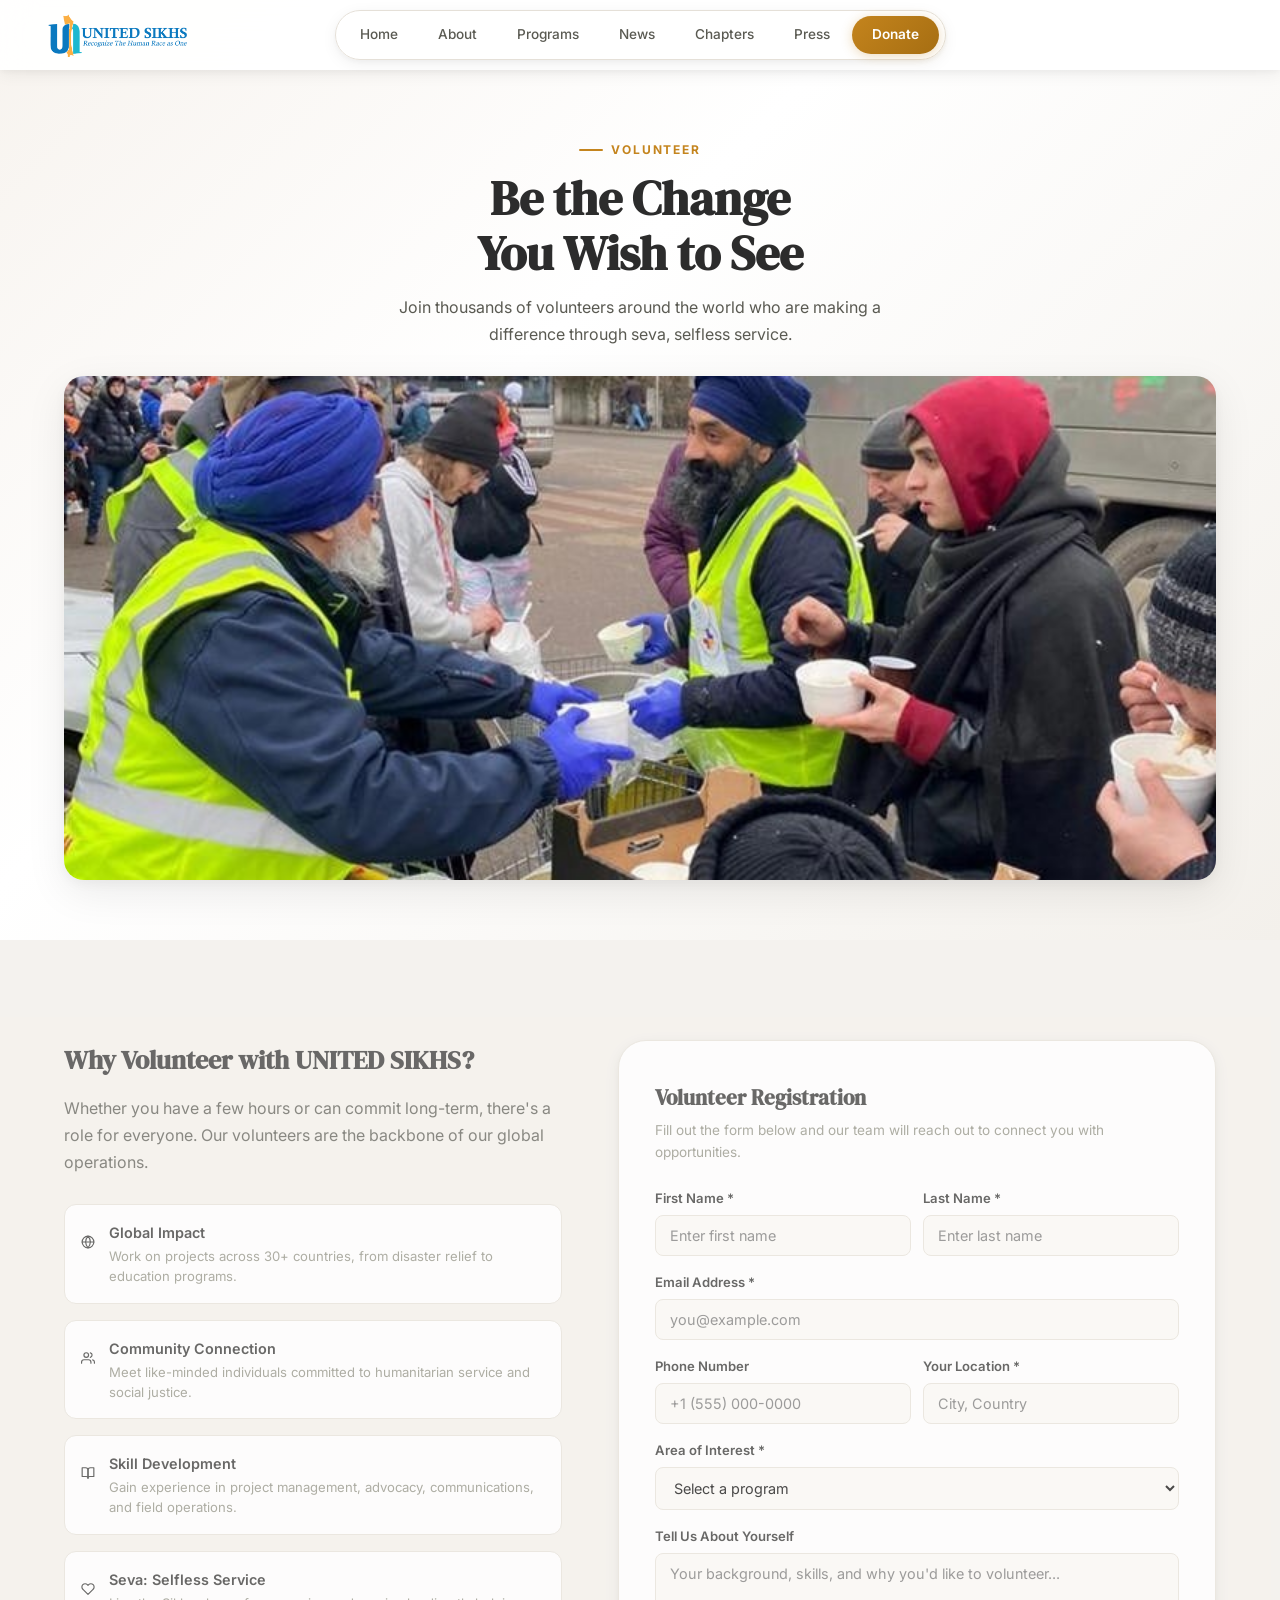
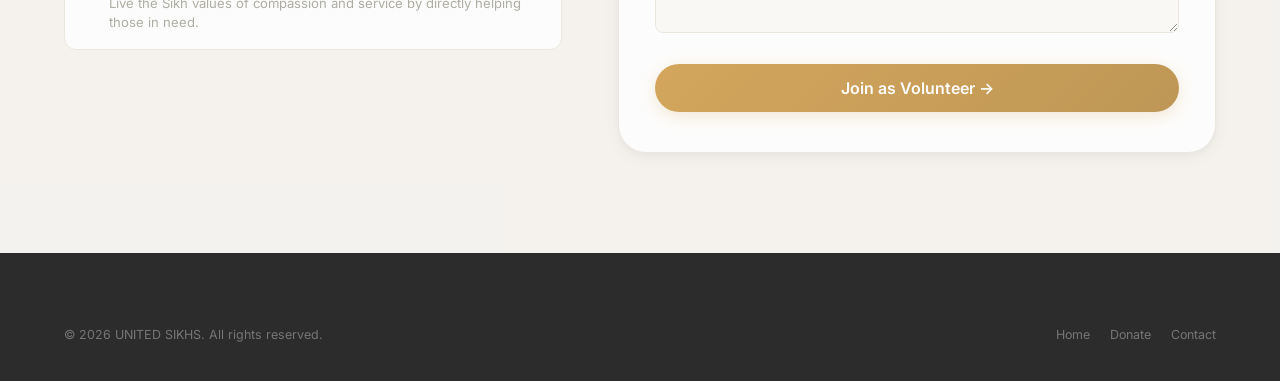
<file: join.html>
<!DOCTYPE html>
<html lang="en">

<head>
    <meta charset="UTF-8" />
    <meta name="viewport" content="width=device-width, initial-scale=1.0" />
    <title>Join Us | UNITED SIKHS</title>
    <meta name="description"
        content="Volunteer with UNITED SIKHS. Join our global network of humanitarians making a difference in communities around the world." />
    <link rel="preconnect" href="https://fonts.googleapis.com" />
    <link rel="preconnect" href="https://fonts.gstatic.com" crossorigin />
    <link
        href="https://fonts.googleapis.com/css2?family=DM+Serif+Display:ital@0;1&family=Inter:wght@300;400;500;600;700;800&display=swap"
        rel="stylesheet" />
    <link rel="stylesheet" href="styles.css" />
    <link rel="icon"
        href="data:image/svg+xml,<svg xmlns='http://www.w3.org/2000/svg' viewBox='0 0 100 100'><text y='.9em' font-size='90'>☬</text></svg>" />
    <style>
        .page-hero {
            padding: 140px 0 60px;
            background: var(--bg-hero);
            text-align: center;
        }

        .page-hero h1 {
            font-family: var(--font-display);
            font-size: clamp(2rem, 5vw, 3rem);
            margin-bottom: 12px;
        }

        .page-hero p {
            color: var(--text-secondary);
            max-width: 560px;
            margin: 0 auto;
            line-height: 1.7;
        }

        .join-layout {
            display: grid;
            grid-template-columns: 1fr 1.2fr;
            gap: 56px;
            align-items: start;
        }

        .join-info h2 {
            font-family: var(--font-display);
            font-size: 1.6rem;
            margin-bottom: 14px;
        }

        .join-info>p {
            color: var(--text-secondary);
            line-height: 1.7;
            margin-bottom: 28px;
        }

        .why-list {
            display: flex;
            flex-direction: column;
            gap: 16px;
        }

        .why-item {
            display: flex;
            gap: 14px;
            padding: 16px;
            background: var(--bg-white);
            border: 1px solid var(--border);
            border-radius: var(--radius-md);
            transition: all 0.3s;
        }

        .why-item:hover {
            border-color: var(--border-accent);
            box-shadow: var(--shadow-sm);
        }

        .why-item .icon {
            font-size: 1.4rem;
            flex-shrink: 0;
            margin-top: 2px;
        }

        .why-item h4 {
            font-size: 0.9rem;
            font-weight: 600;
            margin-bottom: 3px;
        }

        .why-item p {
            font-size: 0.82rem;
            color: var(--text-muted);
            line-height: 1.5;
        }

        .join-form-card {
            background: var(--bg-white);
            border: 1px solid var(--border);
            border-radius: var(--radius-xl);
            padding: 40px 36px;
            box-shadow: var(--shadow-md);
        }

        .join-form-card h3 {
            font-family: var(--font-display);
            font-size: 1.3rem;
            margin-bottom: 6px;
        }

        .join-form-card>p {
            color: var(--text-muted);
            font-size: 0.85rem;
            margin-bottom: 24px;
        }

        .form-group {
            margin-bottom: 16px;
        }

        .form-group label {
            display: block;
            font-size: 0.82rem;
            font-weight: 600;
            margin-bottom: 6px;
            color: var(--text-primary);
        }

        .form-group input,
        .form-group select,
        .form-group textarea {
            width: 100%;
            padding: 11px 14px;
            border: 1px solid var(--border);
            border-radius: var(--radius-sm);
            font-size: 0.9rem;
            font-family: var(--font-body);
            outline: none;
            transition: border-color 0.3s;
            background: var(--bg-body);
        }

        .form-group input:focus,
        .form-group select:focus,
        .form-group textarea:focus {
            border-color: var(--saffron);
        }

        .form-group textarea {
            resize: vertical;
            min-height: 80px;
        }

        .form-row {
            display: grid;
            grid-template-columns: 1fr 1fr;
            gap: 12px;
        }

        .form-submit {
            width: 100%;
            padding: 14px;
            background: linear-gradient(135deg, var(--saffron), var(--saffron-dark));
            color: #fff;
            font-size: 1rem;
            font-weight: 600;
            border-radius: var(--radius-full);
            border: none;
            cursor: pointer;
            box-shadow: 0 4px 16px rgba(196, 132, 29, 0.25);
            transition: all 0.3s var(--ease-smooth);
            margin-top: 8px;
            font-family: var(--font-body);
        }

        .form-submit:hover {
            transform: translateY(-2px);
            box-shadow: 0 8px 28px rgba(196, 132, 29, 0.35);
        }

        .hero-image-join {
            margin-top: 28px;
            border-radius: var(--radius-lg);
            overflow: hidden;
            box-shadow: var(--shadow-lg);
        }

        .hero-image-join img {
            width: 100%;
            aspect-ratio: 16/7;
            object-fit: cover;
        }

        @media (max-width: 768px) {
            .join-layout {
                grid-template-columns: 1fr;
            }

            .form-row {
                grid-template-columns: 1fr;
            }
        }
    </style>

    <!-- SEO & OpenGraph Tags -->
    <meta name="robots" content="index, follow" />
    <meta name="author" content="UNITED SIKHS" />
    <meta property="og:title" content="UNITED SIKHS | Recognize the Human Race as One" />
    <meta property="og:description"
        content="UNITED SIKHS is a UN-affiliated international non-profit committed to empowering disadvantaged communities through humanitarian aid, civil rights advocacy, and community education." />
    <meta property="og:image"
        content="https://united-sikhs-demo-h67xak4rz-rahul-lalia.vercel.app/images/logo-lockup.png" />
    <meta property="og:url" content="https://united-sikhs-demo-h67xak4rz-rahul-lalia.vercel.app/" />
    <meta property="og:type" content="website" />
    <meta name="twitter:card" content="summary_large_image" />
    <meta name="twitter:title" content="UNITED SIKHS | Recognize the Human Race as One" />
    <meta name="twitter:description"
        content="UNITED SIKHS is a UN-affiliated international non-profit committed to empowering disadvantaged communities." />
    <meta name="twitter:image"
        content="https://united-sikhs-demo-h67xak4rz-rahul-lalia.vercel.app/images/logo-lockup.png" />
</head>

<body>

    <header class="nav-header nav-solid" id="navHeader">
        <button class="nav-hamburger" id="navHamburger" aria-label="Toggle menu">
            <span></span><span></span><span></span>
        </button>
        <a href="index.html" class="nav-logo"><img src="images/logo-lockup.png" alt="UNITED SIKHS"
                class="nav-logo-img" /></a>
        <a href="donate.html" class="nav-donate-mobile">Donate</a>
        <nav class="navbar" id="navbar">
            <a href="index.html" class="nav-link"><span class="link-text">Home</span></a>
            <a href="index.html#about" class="nav-link"><span class="link-text">About</span></a>
            <a href="index.html#programs" class="nav-link"><span class="link-text">Programs</span></a>
            <a href="index.html#articles" class="nav-link"><span class="link-text">News</span></a>
            <a href="locations.html" class="nav-link"><span class="link-text">Chapters</span></a>
            <a href="press.html" class="nav-link"><span class="link-text">Press</span></a>
            <a href="donate.html" class="nav-donate">Donate</a>
        </nav>
    </header>

    <section class="page-hero">
        <div class="container">
            <span class="section-label reveal" style="justify-content:center;">Volunteer</span>
            <h1 class="section-title reveal-blur">Be the Change<br />You Wish to See</h1>
            <p class="reveal reveal-delay-2">Join thousands of volunteers around the world who are making a difference
                through seva, selfless
                service.</p>
            <div class="hero-image-join reveal reveal-scale reveal-delay-3" style="overflow:hidden">
                <img src="images/volunteer.jpeg" alt="UNITED SIKHS volunteer team" />
            </div>
        </div>
    </section>

    <section class="section" style="background:var(--bg-muted);">
        <div class="container">
            <div class="join-layout">
                <div class="join-info reveal-slide-right">
                    <h2>Why Volunteer with UNITED SIKHS?</h2>
                    <p>Whether you have a few hours or can commit long-term, there's a role for everyone. Our volunteers
                        are the backbone of our global operations.</p>

                    <div class="why-list">
                        <div class="why-item reveal reveal-scale">
                            <span class="icon"><svg width="14" height="14" viewBox="0 0 24 24" fill="none" stroke="currentColor" stroke-width="2" stroke-linecap="round" stroke-linejoin="round"><circle cx="12" cy="12" r="10"/><path d="M2 12h20"/><path d="M12 2a15.3 15.3 0 0 1 4 10 15.3 15.3 0 0 1-4 10 15.3 15.3 0 0 1-4-10 15.3 15.3 0 0 1 4-10z"/></svg></span>
                            <div>
                                <h4>Global Impact</h4>
                                <p>Work on projects across 30+ countries, from disaster relief to education programs.
                                </p>
                            </div>
                        </div>
                        <div class="why-item reveal reveal-scale">
                            <span class="icon"><svg width="14" height="14" viewBox="0 0 24 24" fill="none" stroke="currentColor" stroke-width="2" stroke-linecap="round" stroke-linejoin="round"><path d="M17 21v-2a4 4 0 0 0-4-4H5a4 4 0 0 0-4 4v2"/><circle cx="9" cy="7" r="4"/><path d="M23 21v-2a4 4 0 0 0-3-3.87"/><path d="M16 3.13a4 4 0 0 1 0 7.75"/></svg></span>
                            <div>
                                <h4>Community Connection</h4>
                                <p>Meet like-minded individuals committed to humanitarian service and social justice.
                                </p>
                            </div>
                        </div>
                        <div class="why-item reveal reveal-scale">
                            <span class="icon"><svg width="14" height="14" viewBox="0 0 24 24" fill="none" stroke="currentColor" stroke-width="2" stroke-linecap="round" stroke-linejoin="round"><path d="M2 3h6a4 4 0 0 1 4 4v14a3 3 0 0 0-3-3H2z"/><path d="M22 3h-6a4 4 0 0 0-4 4v14a3 3 0 0 1 3-3h7z"/></svg></span>
                            <div>
                                <h4>Skill Development</h4>
                                <p>Gain experience in project management, advocacy, communications, and field
                                    operations.</p>
                            </div>
                        </div>
                        <div class="why-item reveal reveal-scale">
                            <span class="icon"><svg width="14" height="14" viewBox="0 0 24 24" fill="none" stroke="currentColor" stroke-width="2" stroke-linecap="round" stroke-linejoin="round"><path d="M20.84 4.61a5.5 5.5 0 0 0-7.78 0L12 5.67l-1.06-1.06a5.5 5.5 0 0 0-7.78 7.78l1.06 1.06L12 21.23l7.78-7.78 1.06-1.06a5.5 5.5 0 0 0 0-7.78z"/></svg></span>
                            <div>
                                <h4>Seva: Selfless Service</h4>
                                <p>Live the Sikh values of compassion and service by directly helping those in need.</p>
                            </div>
                        </div>
                    </div>
                </div>

                <div class="join-form-card magic-card reveal-slide-left reveal-delay-1">
                    <h3>Volunteer Registration</h3>
                    <p>Fill out the form below and our team will reach out to connect you with opportunities.</p>

                    <form
                        onsubmit="event.preventDefault();alert('Thank you for signing up! In the live version this would submit to our volunteer coordination system.');">
                        <div class="form-row">
                            <div class="form-group">
                                <label for="firstName">First Name *</label>
                                <input type="text" id="firstName" placeholder="Enter first name" required />
                            </div>
                            <div class="form-group">
                                <label for="lastName">Last Name *</label>
                                <input type="text" id="lastName" placeholder="Enter last name" required />
                            </div>
                        </div>

                        <div class="form-group">
                            <label for="email">Email Address *</label>
                            <input type="email" id="email" placeholder="you@example.com" required />
                        </div>

                        <div class="form-row">
                            <div class="form-group">
                                <label for="phone">Phone Number</label>
                                <input type="tel" id="phone" placeholder="+1 (555) 000-0000" />
                            </div>
                            <div class="form-group">
                                <label for="location">Your Location *</label>
                                <input type="text" id="location" placeholder="City, Country" required />
                            </div>
                        </div>

                        <div class="form-group">
                            <label for="interest">Area of Interest *</label>
                            <select id="interest" required>
                                <option value="" disabled selected>Select a program</option>
                                <option value="sikh-aid">Sikh Aid: Humanitarian Relief</option>
                                <option value="ichra">ICHRA: Civil & Human Rights</option>
                                <option value="ceed">CEED: Education & Empowerment</option>
                                <option value="comms">Communications & Social Media</option>
                                <option value="fundraising">Fundraising & Events</option>
                                <option value="any">Open to Any Opportunity</option>
                            </select>
                        </div>

                        <div class="form-group">
                            <label for="message">Tell Us About Yourself</label>
                            <textarea id="message"
                                placeholder="Your background, skills, and why you'd like to volunteer..."></textarea>
                        </div>

                        <button type="submit" class="form-submit">Join as Volunteer →</button>
                    </form>
                </div>
            </div>
        </div>
    </section>

    <footer class="footer">
        <div class="container">
            <div class="footer-bottom" style="border-top:none;padding-top:0;">
                <span>© 2026 UNITED SIKHS. All rights reserved.</span>
                <div class="footer-bottom-links">
                    <a href="index.html">Home</a>
                    <a href="donate.html">Donate</a>
                    <a href="mailto:contact@unitedsikhs.org">Contact</a>
                </div>
            </div>
        </div>
    </footer>

    <script src="app.js"></script>
</body>

</html>
</file>
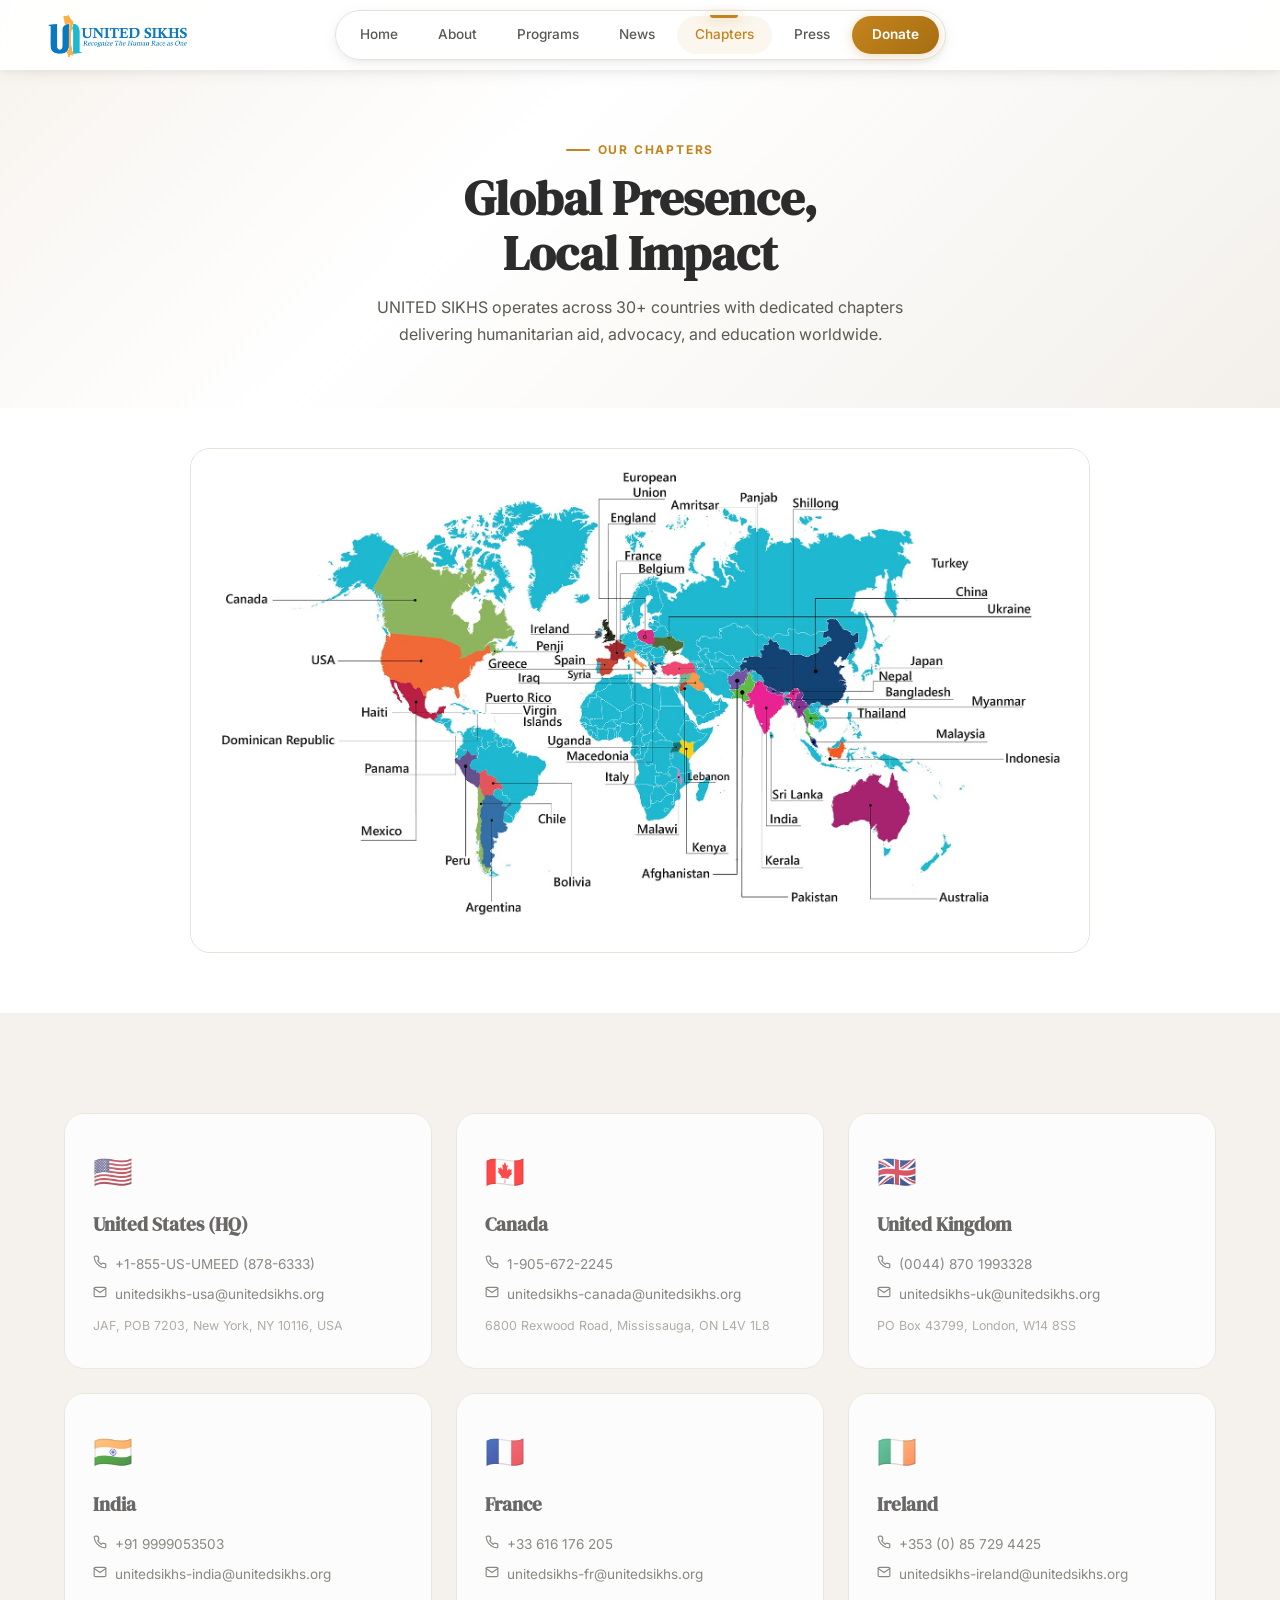
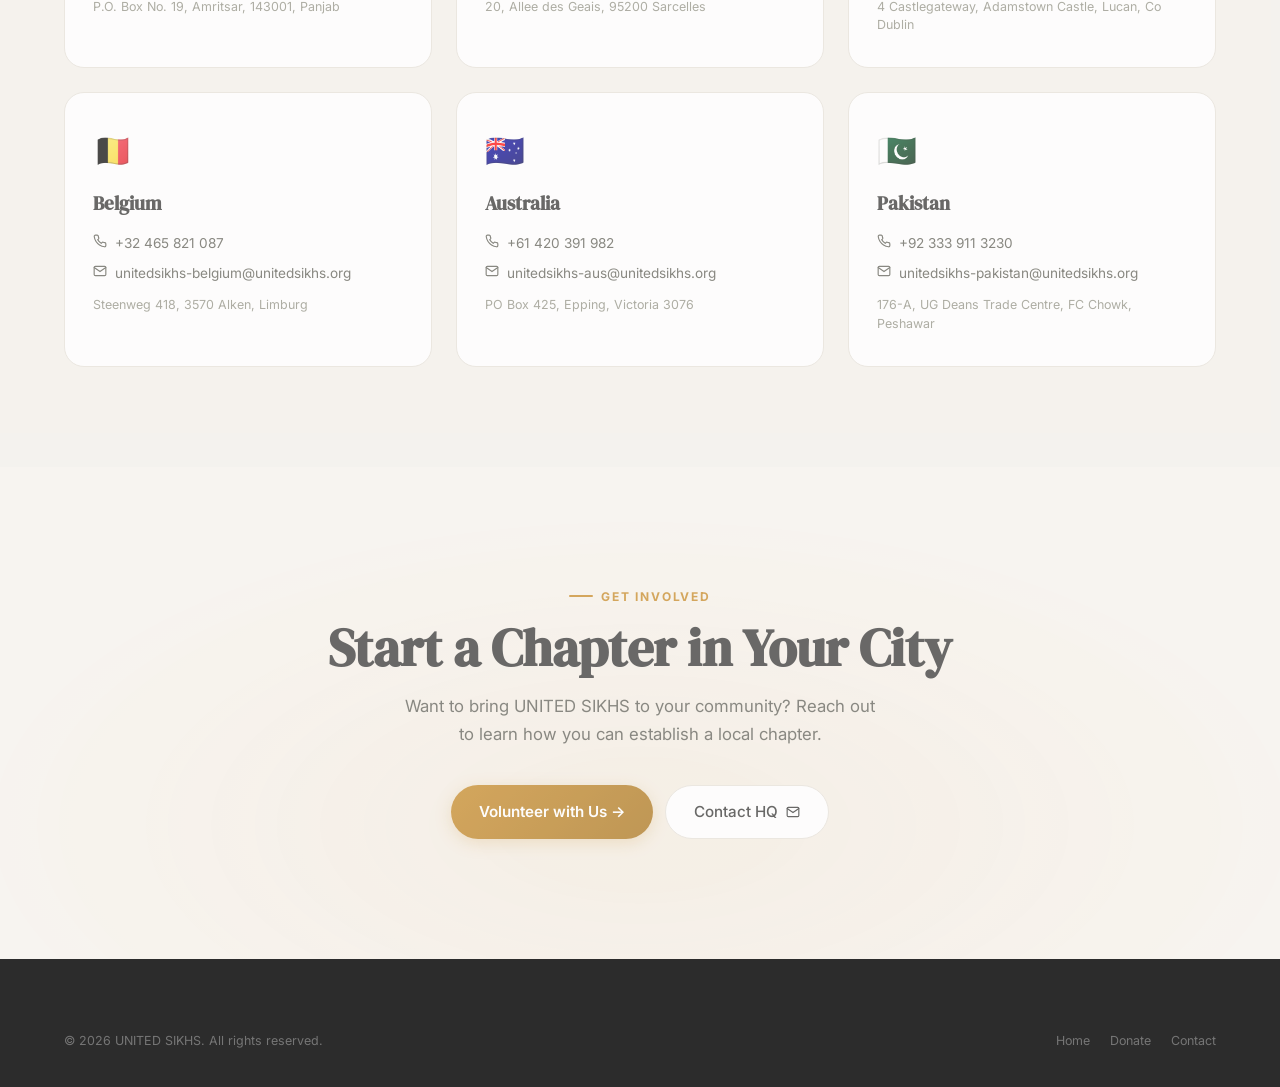
<file: locations.html>
<!DOCTYPE html>
<html lang="en">

<head>
    <meta charset="UTF-8" />
    <meta name="viewport" content="width=device-width, initial-scale=1.0" />
    <title>Our Chapters | UNITED SIKHS</title>
    <meta name="description"
        content="UNITED SIKHS operates in over 30 countries with chapters across North America, Europe, Asia, and the Pacific." />
    <link rel="preconnect" href="https://fonts.googleapis.com" />
    <link rel="preconnect" href="https://fonts.gstatic.com" crossorigin />
    <link
        href="https://fonts.googleapis.com/css2?family=DM+Serif+Display:ital@0;1&family=Inter:wght@300;400;500;600;700;800&display=swap"
        rel="stylesheet" />
    <link rel="stylesheet" href="styles.css" />
    <link rel="icon"
        href="data:image/svg+xml,<svg xmlns='http://www.w3.org/2000/svg' viewBox='0 0 100 100'><text y='.9em' font-size='90'>☬</text></svg>" />
    <style>
        .page-hero {
            padding: 140px 0 60px;
            background: var(--bg-hero);
            text-align: center;
        }

        .page-hero h1 {
            font-family: var(--font-display);
            font-size: clamp(2rem, 5vw, 3rem);
            margin-bottom: 12px;
        }

        .page-hero p {
            color: var(--text-secondary);
            max-width: 560px;
            margin: 0 auto;
            line-height: 1.7;
        }

        .map-section {
            padding: 40px 0 60px;
            background: var(--bg-white);
            text-align: center;
        }

        .map-section img {
            max-width: 900px;
            width: 100%;
            border-radius: var(--radius-lg);
            margin: 0 auto;
        }

        .chapters-grid {
            display: grid;
            grid-template-columns: repeat(3, 1fr);
            gap: 24px;
        }

        .chapter-card {
            background: var(--bg-white);
            border: 1px solid var(--border);
            border-radius: var(--radius-lg);
            padding: 32px 28px;
            transition: all 0.3s var(--ease-smooth);
        }

        .chapter-card:hover {
            border-color: var(--border-accent);
            box-shadow: var(--shadow-lg);
            transform: translateY(-4px);
        }

        .chapter-card .flag {
            font-size: 2rem;
            margin-bottom: 12px;
        }

        .chapter-card h3 {
            font-family: var(--font-display);
            font-size: 1.2rem;
            margin-bottom: 14px;
        }

        .chapter-contact {
            display: flex;
            flex-direction: column;
            gap: 8px;
        }

        .chapter-contact a {
            display: flex;
            align-items: center;
            gap: 8px;
            font-size: 0.85rem;
            color: var(--text-secondary);
            transition: color 0.3s;
        }

        .chapter-contact a:hover {
            color: var(--saffron);
        }

        .chapter-contact .icon {
            font-size: 0.85rem;
            flex-shrink: 0;
        }

        .chapter-address {
            font-size: 0.78rem;
            color: var(--text-muted);
            line-height: 1.5;
            margin-top: 4px;
        }

        @media (max-width: 768px) {
            .chapters-grid {
                grid-template-columns: 1fr;
            }
        }

        @media (max-width: 1024px) {
            .chapters-grid {
                grid-template-columns: repeat(2, 1fr);
            }
        }
    </style>

    <!-- SEO & OpenGraph Tags -->
    <meta name="robots" content="index, follow" />
    <meta name="author" content="UNITED SIKHS" />
    <meta property="og:title" content="UNITED SIKHS | Recognize the Human Race as One" />
    <meta property="og:description"
        content="UNITED SIKHS is a UN-affiliated international non-profit committed to empowering disadvantaged communities through humanitarian aid, civil rights advocacy, and community education." />
    <meta property="og:image"
        content="https://united-sikhs-demo-h67xak4rz-rahul-lalia.vercel.app/images/logo-lockup.png" />
    <meta property="og:url" content="https://united-sikhs-demo-h67xak4rz-rahul-lalia.vercel.app/" />
    <meta property="og:type" content="website" />
    <meta name="twitter:card" content="summary_large_image" />
    <meta name="twitter:title" content="UNITED SIKHS | Recognize the Human Race as One" />
    <meta name="twitter:description"
        content="UNITED SIKHS is a UN-affiliated international non-profit committed to empowering disadvantaged communities." />
    <meta name="twitter:image"
        content="https://united-sikhs-demo-h67xak4rz-rahul-lalia.vercel.app/images/logo-lockup.png" />
</head>

<body>

    <header class="nav-header nav-solid" id="navHeader">
        <button class="nav-hamburger" id="navHamburger" aria-label="Toggle menu">
            <span></span><span></span><span></span>
        </button>
        <a href="index.html" class="nav-logo"><img src="images/logo-lockup.png" alt="UNITED SIKHS"
                class="nav-logo-img" /></a>
        <a href="donate.html" class="nav-donate-mobile">Donate</a>
        <nav class="navbar" id="navbar">
            <a href="index.html" class="nav-link"><span class="link-text">Home</span></a>
            <a href="index.html#about" class="nav-link"><span class="link-text">About</span></a>
            <a href="index.html#programs" class="nav-link"><span class="link-text">Programs</span></a>
            <a href="index.html#articles" class="nav-link"><span class="link-text">News</span></a>
            <a href="locations.html" class="nav-link active"><span class="link-text">Chapters</span></a>
            <a href="press.html" class="nav-link"><span class="link-text">Press</span></a>
            <a href="donate.html" class="nav-donate">Donate</a>
        </nav>
    </header>

    <section class="page-hero">
        <div class="container">
            <span class="section-label reveal" style="justify-content:center;">Our Chapters</span>
            <h1 class="section-title reveal-blur">Global Presence,<br />Local Impact</h1>
            <p class="reveal reveal-delay-2">UNITED SIKHS operates across 30+ countries with dedicated chapters
                delivering humanitarian aid, advocacy,
                and education worldwide.</p>
        </div>
    </section>

    <section class="map-section">
        <div class="container">
            <img src="images/global-map.jpg" alt="UNITED SIKHS global operations map" class="reveal-scale parallax-slow"
                style="border: 1px solid var(--border);" />
        </div>
    </section>

    <section class="section" style="background:var(--bg-muted);">
        <div class="container">
            <div class="chapters-grid">

                <div class="chapter-card magic-card reveal">
                    <div class="flag">🇺🇸</div>
                    <h3>United States (HQ)</h3>
                    <div class="chapter-contact">
                        <a href="tel:+18558786333"><span class="icon"><svg width="14" height="14" viewBox="0 0 24 24" fill="none" stroke="currentColor" stroke-width="2" stroke-linecap="round" stroke-linejoin="round"><path d="M22 16.92v3a2 2 0 0 1-2.18 2 19.79 19.79 0 0 1-8.63-3.07 19.5 19.5 0 0 1-6-6 19.79 19.79 0 0 1-3.07-8.67A2 2 0 0 1 4.11 2h3a2 2 0 0 1 2 1.72 12.84 12.84 0 0 0 .7 2.81 2 2 0 0 1-.45 2.11L8.09 9.91a16 16 0 0 0 6 6l1.27-1.27a2 2 0 0 1 2.11-.45 12.84 12.84 0 0 0 2.81.7A2 2 0 0 1 22 16.92z"/></svg></span> +1-855-US-UMEED (878-6333)</a>
                        <a href="mailto:unitedsikhs-usa@unitedsikhs.org"><span class="icon"><svg width="14" height="14" viewBox="0 0 24 24" fill="none" stroke="currentColor" stroke-width="2" stroke-linecap="round" stroke-linejoin="round"><path d="M4 4h16c1.1 0 2 .9 2 2v12c0 1.1-.9 2-2 2H4c-1.1 0-2-.9-2-2V6c0-1.1.9-2 2-2z"/><polyline points="22,6 12,13 2,6"/></svg></span>
                            unitedsikhs-usa@unitedsikhs.org</a>
                        <p class="chapter-address">JAF, POB 7203, New York, NY 10116, USA</p>
                    </div>
                </div>

                <div class="chapter-card magic-card reveal">
                    <div class="flag">🇨🇦</div>
                    <h3>Canada</h3>
                    <div class="chapter-contact">
                        <a href="tel:19056722245"><span class="icon"><svg width="14" height="14" viewBox="0 0 24 24" fill="none" stroke="currentColor" stroke-width="2" stroke-linecap="round" stroke-linejoin="round"><path d="M22 16.92v3a2 2 0 0 1-2.18 2 19.79 19.79 0 0 1-8.63-3.07 19.5 19.5 0 0 1-6-6 19.79 19.79 0 0 1-3.07-8.67A2 2 0 0 1 4.11 2h3a2 2 0 0 1 2 1.72 12.84 12.84 0 0 0 .7 2.81 2 2 0 0 1-.45 2.11L8.09 9.91a16 16 0 0 0 6 6l1.27-1.27a2 2 0 0 1 2.11-.45 12.84 12.84 0 0 0 2.81.7A2 2 0 0 1 22 16.92z"/></svg></span> 1-905-672-2245</a>
                        <a href="mailto:unitedsikhs-canada@unitedsikhs.org"><span class="icon"><svg width="14" height="14" viewBox="0 0 24 24" fill="none" stroke="currentColor" stroke-width="2" stroke-linecap="round" stroke-linejoin="round"><path d="M4 4h16c1.1 0 2 .9 2 2v12c0 1.1-.9 2-2 2H4c-1.1 0-2-.9-2-2V6c0-1.1.9-2 2-2z"/><polyline points="22,6 12,13 2,6"/></svg></span>
                            unitedsikhs-canada@unitedsikhs.org</a>
                        <p class="chapter-address">6800 Rexwood Road, Mississauga, ON L4V 1L8</p>
                    </div>
                </div>

                <div class="chapter-card magic-card reveal">
                    <div class="flag">🇬🇧</div>
                    <h3>United Kingdom</h3>
                    <div class="chapter-contact">
                        <a href="tel:+448701993328"><span class="icon"><svg width="14" height="14" viewBox="0 0 24 24" fill="none" stroke="currentColor" stroke-width="2" stroke-linecap="round" stroke-linejoin="round"><path d="M22 16.92v3a2 2 0 0 1-2.18 2 19.79 19.79 0 0 1-8.63-3.07 19.5 19.5 0 0 1-6-6 19.79 19.79 0 0 1-3.07-8.67A2 2 0 0 1 4.11 2h3a2 2 0 0 1 2 1.72 12.84 12.84 0 0 0 .7 2.81 2 2 0 0 1-.45 2.11L8.09 9.91a16 16 0 0 0 6 6l1.27-1.27a2 2 0 0 1 2.11-.45 12.84 12.84 0 0 0 2.81.7A2 2 0 0 1 22 16.92z"/></svg></span> (0044) 870 1993328</a>
                        <a href="mailto:unitedsikhs-uk@unitedsikhs.org"><span class="icon"><svg width="14" height="14" viewBox="0 0 24 24" fill="none" stroke="currentColor" stroke-width="2" stroke-linecap="round" stroke-linejoin="round"><path d="M4 4h16c1.1 0 2 .9 2 2v12c0 1.1-.9 2-2 2H4c-1.1 0-2-.9-2-2V6c0-1.1.9-2 2-2z"/><polyline points="22,6 12,13 2,6"/></svg></span>
                            unitedsikhs-uk@unitedsikhs.org</a>
                        <p class="chapter-address">PO Box 43799, London, W14 8SS</p>
                    </div>
                </div>

                <div class="chapter-card magic-card reveal">
                    <div class="flag">🇮🇳</div>
                    <h3>India</h3>
                    <div class="chapter-contact">
                        <a href="tel:+919999053503"><span class="icon"><svg width="14" height="14" viewBox="0 0 24 24" fill="none" stroke="currentColor" stroke-width="2" stroke-linecap="round" stroke-linejoin="round"><path d="M22 16.92v3a2 2 0 0 1-2.18 2 19.79 19.79 0 0 1-8.63-3.07 19.5 19.5 0 0 1-6-6 19.79 19.79 0 0 1-3.07-8.67A2 2 0 0 1 4.11 2h3a2 2 0 0 1 2 1.72 12.84 12.84 0 0 0 .7 2.81 2 2 0 0 1-.45 2.11L8.09 9.91a16 16 0 0 0 6 6l1.27-1.27a2 2 0 0 1 2.11-.45 12.84 12.84 0 0 0 2.81.7A2 2 0 0 1 22 16.92z"/></svg></span> +91 9999053503</a>
                        <a href="mailto:unitedsikhs-india@unitedsikhs.org"><span class="icon"><svg width="14" height="14" viewBox="0 0 24 24" fill="none" stroke="currentColor" stroke-width="2" stroke-linecap="round" stroke-linejoin="round"><path d="M4 4h16c1.1 0 2 .9 2 2v12c0 1.1-.9 2-2 2H4c-1.1 0-2-.9-2-2V6c0-1.1.9-2 2-2z"/><polyline points="22,6 12,13 2,6"/></svg></span>
                            unitedsikhs-india@unitedsikhs.org</a>
                        <p class="chapter-address">P.O. Box No. 19, Amritsar, 143001, Panjab</p>
                    </div>
                </div>

                <div class="chapter-card magic-card reveal">
                    <div class="flag">🇫🇷</div>
                    <h3>France</h3>
                    <div class="chapter-contact">
                        <a href="tel:+33616176205"><span class="icon"><svg width="14" height="14" viewBox="0 0 24 24" fill="none" stroke="currentColor" stroke-width="2" stroke-linecap="round" stroke-linejoin="round"><path d="M22 16.92v3a2 2 0 0 1-2.18 2 19.79 19.79 0 0 1-8.63-3.07 19.5 19.5 0 0 1-6-6 19.79 19.79 0 0 1-3.07-8.67A2 2 0 0 1 4.11 2h3a2 2 0 0 1 2 1.72 12.84 12.84 0 0 0 .7 2.81 2 2 0 0 1-.45 2.11L8.09 9.91a16 16 0 0 0 6 6l1.27-1.27a2 2 0 0 1 2.11-.45 12.84 12.84 0 0 0 2.81.7A2 2 0 0 1 22 16.92z"/></svg></span> +33 616 176 205</a>
                        <a href="mailto:unitedsikhs-fr@unitedsikhs.org"><span class="icon"><svg width="14" height="14" viewBox="0 0 24 24" fill="none" stroke="currentColor" stroke-width="2" stroke-linecap="round" stroke-linejoin="round"><path d="M4 4h16c1.1 0 2 .9 2 2v12c0 1.1-.9 2-2 2H4c-1.1 0-2-.9-2-2V6c0-1.1.9-2 2-2z"/><polyline points="22,6 12,13 2,6"/></svg></span>
                            unitedsikhs-fr@unitedsikhs.org</a>
                        <p class="chapter-address">20, Allee des Geais, 95200 Sarcelles</p>
                    </div>
                </div>

                <div class="chapter-card magic-card reveal">
                    <div class="flag">🇮🇪</div>
                    <h3>Ireland</h3>
                    <div class="chapter-contact">
                        <a href="tel:+353857294425"><span class="icon"><svg width="14" height="14" viewBox="0 0 24 24" fill="none" stroke="currentColor" stroke-width="2" stroke-linecap="round" stroke-linejoin="round"><path d="M22 16.92v3a2 2 0 0 1-2.18 2 19.79 19.79 0 0 1-8.63-3.07 19.5 19.5 0 0 1-6-6 19.79 19.79 0 0 1-3.07-8.67A2 2 0 0 1 4.11 2h3a2 2 0 0 1 2 1.72 12.84 12.84 0 0 0 .7 2.81 2 2 0 0 1-.45 2.11L8.09 9.91a16 16 0 0 0 6 6l1.27-1.27a2 2 0 0 1 2.11-.45 12.84 12.84 0 0 0 2.81.7A2 2 0 0 1 22 16.92z"/></svg></span> +353 (0) 85 729 4425</a>
                        <a href="mailto:unitedsikhs-ireland@unitedsikhs.org"><span class="icon"><svg width="14" height="14" viewBox="0 0 24 24" fill="none" stroke="currentColor" stroke-width="2" stroke-linecap="round" stroke-linejoin="round"><path d="M4 4h16c1.1 0 2 .9 2 2v12c0 1.1-.9 2-2 2H4c-1.1 0-2-.9-2-2V6c0-1.1.9-2 2-2z"/><polyline points="22,6 12,13 2,6"/></svg></span>
                            unitedsikhs-ireland@unitedsikhs.org</a>
                        <p class="chapter-address">4 Castlegateway, Adamstown Castle, Lucan, Co Dublin</p>
                    </div>
                </div>

                <div class="chapter-card magic-card reveal">
                    <div class="flag">🇧🇪</div>
                    <h3>Belgium</h3>
                    <div class="chapter-contact">
                        <a href="tel:+32465821087"><span class="icon"><svg width="14" height="14" viewBox="0 0 24 24" fill="none" stroke="currentColor" stroke-width="2" stroke-linecap="round" stroke-linejoin="round"><path d="M22 16.92v3a2 2 0 0 1-2.18 2 19.79 19.79 0 0 1-8.63-3.07 19.5 19.5 0 0 1-6-6 19.79 19.79 0 0 1-3.07-8.67A2 2 0 0 1 4.11 2h3a2 2 0 0 1 2 1.72 12.84 12.84 0 0 0 .7 2.81 2 2 0 0 1-.45 2.11L8.09 9.91a16 16 0 0 0 6 6l1.27-1.27a2 2 0 0 1 2.11-.45 12.84 12.84 0 0 0 2.81.7A2 2 0 0 1 22 16.92z"/></svg></span> +32 465 821 087</a>
                        <a href="mailto:unitedsikhs-belgium@unitedsikhs.org"><span class="icon"><svg width="14" height="14" viewBox="0 0 24 24" fill="none" stroke="currentColor" stroke-width="2" stroke-linecap="round" stroke-linejoin="round"><path d="M4 4h16c1.1 0 2 .9 2 2v12c0 1.1-.9 2-2 2H4c-1.1 0-2-.9-2-2V6c0-1.1.9-2 2-2z"/><polyline points="22,6 12,13 2,6"/></svg></span>
                            unitedsikhs-belgium@unitedsikhs.org</a>
                        <p class="chapter-address">Steenweg 418, 3570 Alken, Limburg</p>
                    </div>
                </div>

                <div class="chapter-card magic-card reveal">
                    <div class="flag">🇦🇺</div>
                    <h3>Australia</h3>
                    <div class="chapter-contact">
                        <a href="tel:+61420391982"><span class="icon"><svg width="14" height="14" viewBox="0 0 24 24" fill="none" stroke="currentColor" stroke-width="2" stroke-linecap="round" stroke-linejoin="round"><path d="M22 16.92v3a2 2 0 0 1-2.18 2 19.79 19.79 0 0 1-8.63-3.07 19.5 19.5 0 0 1-6-6 19.79 19.79 0 0 1-3.07-8.67A2 2 0 0 1 4.11 2h3a2 2 0 0 1 2 1.72 12.84 12.84 0 0 0 .7 2.81 2 2 0 0 1-.45 2.11L8.09 9.91a16 16 0 0 0 6 6l1.27-1.27a2 2 0 0 1 2.11-.45 12.84 12.84 0 0 0 2.81.7A2 2 0 0 1 22 16.92z"/></svg></span> +61 420 391 982</a>
                        <a href="mailto:unitedsikhs-aus@unitedsikhs.org"><span class="icon"><svg width="14" height="14" viewBox="0 0 24 24" fill="none" stroke="currentColor" stroke-width="2" stroke-linecap="round" stroke-linejoin="round"><path d="M4 4h16c1.1 0 2 .9 2 2v12c0 1.1-.9 2-2 2H4c-1.1 0-2-.9-2-2V6c0-1.1.9-2 2-2z"/><polyline points="22,6 12,13 2,6"/></svg></span>
                            unitedsikhs-aus@unitedsikhs.org</a>
                        <p class="chapter-address">PO Box 425, Epping, Victoria 3076</p>
                    </div>
                </div>

                <div class="chapter-card magic-card reveal">
                    <div class="flag">🇵🇰</div>
                    <h3>Pakistan</h3>
                    <div class="chapter-contact">
                        <a href="tel:+923339113230"><span class="icon"><svg width="14" height="14" viewBox="0 0 24 24" fill="none" stroke="currentColor" stroke-width="2" stroke-linecap="round" stroke-linejoin="round"><path d="M22 16.92v3a2 2 0 0 1-2.18 2 19.79 19.79 0 0 1-8.63-3.07 19.5 19.5 0 0 1-6-6 19.79 19.79 0 0 1-3.07-8.67A2 2 0 0 1 4.11 2h3a2 2 0 0 1 2 1.72 12.84 12.84 0 0 0 .7 2.81 2 2 0 0 1-.45 2.11L8.09 9.91a16 16 0 0 0 6 6l1.27-1.27a2 2 0 0 1 2.11-.45 12.84 12.84 0 0 0 2.81.7A2 2 0 0 1 22 16.92z"/></svg></span> +92 333 911 3230</a>
                        <a href="mailto:unitedsikhs-pakistan@unitedsikhs.org"><span class="icon"><svg width="14" height="14" viewBox="0 0 24 24" fill="none" stroke="currentColor" stroke-width="2" stroke-linecap="round" stroke-linejoin="round"><path d="M4 4h16c1.1 0 2 .9 2 2v12c0 1.1-.9 2-2 2H4c-1.1 0-2-.9-2-2V6c0-1.1.9-2 2-2z"/><polyline points="22,6 12,13 2,6"/></svg></span>
                            unitedsikhs-pakistan@unitedsikhs.org</a>
                        <p class="chapter-address">176-A, UG Deans Trade Centre, FC Chowk, Peshawar</p>
                    </div>
                </div>

            </div>
        </div>
    </section>

    <!-- CTA -->
    <section class="section cta" id="cta">
        <div class="cta-glow">
            <div class="cta-glow-inner"></div>
        </div>
        <div class="cta-content container">
            <span class="section-label" style="justify-content:center;">Get Involved</span>
            <h2>Start a Chapter in Your City</h2>
            <p>Want to bring UNITED SIKHS to your community? Reach out to learn how you can establish a local chapter.
            </p>
            <div class="hero-actions reveal" style="justify-content:center;margin-top:28px;">
                <a href="join.html" class="btn-primary">Volunteer with Us →</a>
                <a href="mailto:contact@unitedsikhs.org" class="btn-secondary">Contact HQ <svg width="14" height="14" viewBox="0 0 24 24" fill="none" stroke="currentColor" stroke-width="2" stroke-linecap="round" stroke-linejoin="round"><path d="M4 4h16c1.1 0 2 .9 2 2v12c0 1.1-.9 2-2 2H4c-1.1 0-2-.9-2-2V6c0-1.1.9-2 2-2z"/><polyline points="22,6 12,13 2,6"/></svg></a>
            </div>
        </div>
    </section>

    <footer class="footer">
        <div class="container">
            <div class="footer-bottom" style="border-top:none;padding-top:0;">
                <span>© 2026 UNITED SIKHS. All rights reserved.</span>
                <div class="footer-bottom-links">
                    <a href="index.html">Home</a>
                    <a href="donate.html">Donate</a>
                    <a href="mailto:contact@unitedsikhs.org">Contact</a>
                </div>
            </div>
        </div>
    </footer>

    <script src="app.js"></script>
</body>

</html>
</file>
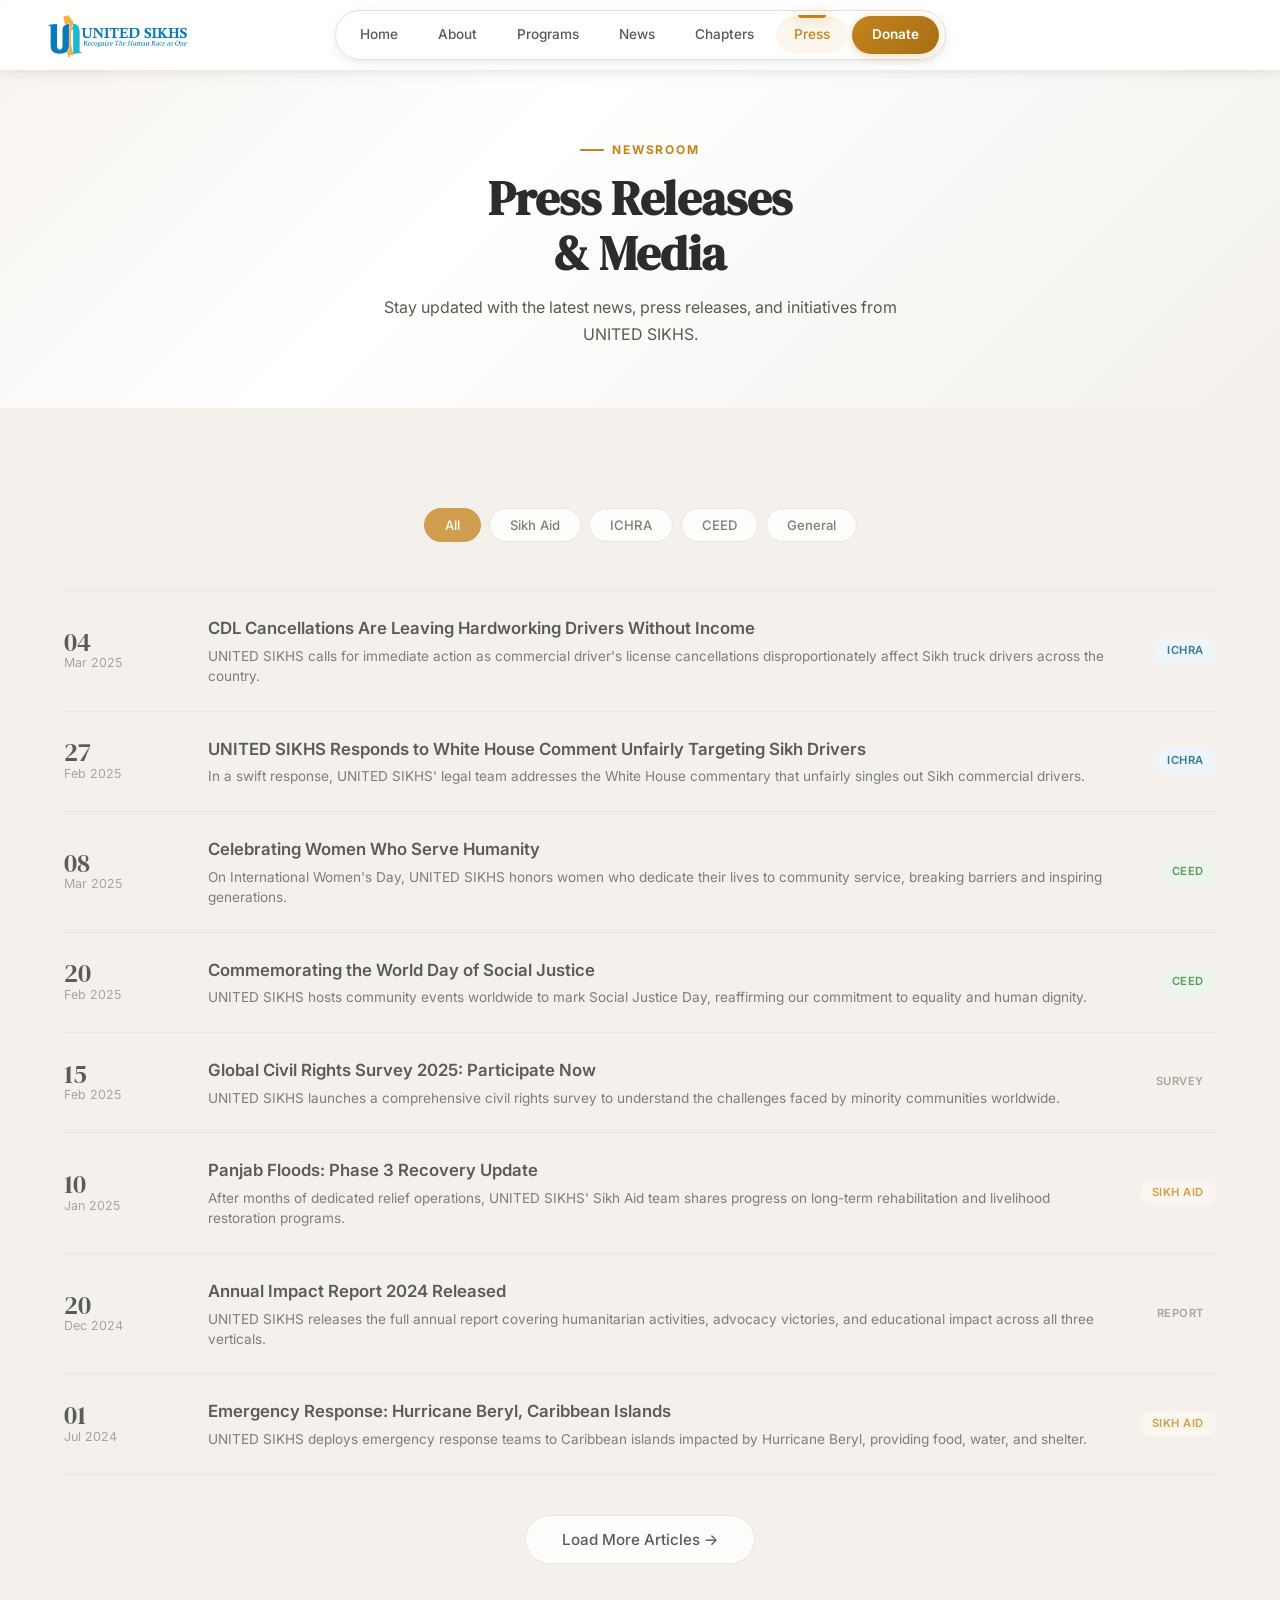
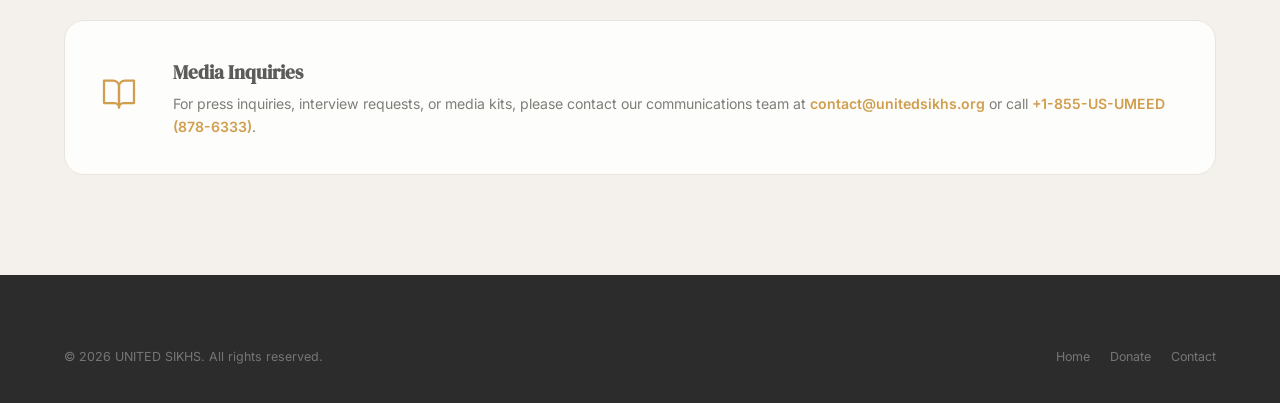
<file: press.html>
<!DOCTYPE html>
<html lang="en">

<head>
    <meta charset="UTF-8" />
    <meta name="viewport" content="width=device-width, initial-scale=1.0" />
    <title>Press Releases | UNITED SIKHS</title>
    <meta name="description"
        content="Latest press releases, news, and media coverage of UNITED SIKHS' humanitarian work around the world." />
    <link rel="preconnect" href="https://fonts.googleapis.com" />
    <link rel="preconnect" href="https://fonts.gstatic.com" crossorigin />
    <link
        href="https://fonts.googleapis.com/css2?family=DM+Serif+Display:ital@0;1&family=Inter:wght@300;400;500;600;700;800&display=swap"
        rel="stylesheet" />
    <link rel="stylesheet" href="styles.css" />
    <link rel="icon"
        href="data:image/svg+xml,<svg xmlns='http://www.w3.org/2000/svg' viewBox='0 0 100 100'><text y='.9em' font-size='90'>☬</text></svg>" />
    <style>
        .page-hero {
            padding: 140px 0 60px;
            background: var(--bg-hero);
            text-align: center;
        }

        .page-hero h1 {
            font-family: var(--font-display);
            font-size: clamp(2rem, 5vw, 3rem);
            margin-bottom: 12px;
        }

        .page-hero p {
            color: var(--text-secondary);
            max-width: 560px;
            margin: 0 auto;
            line-height: 1.7;
        }

        .filter-bar {
            display: flex;
            gap: 8px;
            justify-content: center;
            margin-bottom: 48px;
            flex-wrap: wrap;
        }

        .filter-btn {
            padding: 8px 20px;
            border: 1px solid var(--border);
            border-radius: var(--radius-full);
            font-size: 0.82rem;
            font-weight: 500;
            cursor: pointer;
            transition: all 0.3s;
            background: var(--bg-white);
            color: var(--text-secondary);
            font-family: var(--font-body);
        }

        .filter-btn:hover,
        .filter-btn.active {
            background: var(--saffron);
            color: #fff;
            border-color: var(--saffron);
        }

        .press-list {
            display: flex;
            flex-direction: column;
            gap: 0;
        }

        .press-item {
            display: grid;
            grid-template-columns: 120px 1fr auto;
            gap: 24px;
            align-items: center;
            padding: 24px 0;
            border-bottom: 1px solid var(--border);
            transition: all 0.3s;
        }

        .press-item:hover {
            background: var(--saffron-50);
            margin: 0 -20px;
            padding: 24px 20px;
            border-radius: var(--radius-md);
            border-color: transparent;
        }

        .press-item:first-child {
            border-top: 1px solid var(--border);
        }

        .press-date {
            font-size: 0.78rem;
            color: var(--text-muted);
            line-height: 1.3;
        }

        .press-date .day {
            font-family: var(--font-display);
            font-size: 1.6rem;
            color: var(--text-primary);
            display: block;
            line-height: 1;
        }

        .press-content h3 {
            font-size: 1.05rem;
            font-weight: 600;
            margin-bottom: 4px;
            transition: color 0.3s;
        }

        .press-item:hover .press-content h3 {
            color: var(--saffron);
        }

        .press-content p {
            font-size: 0.85rem;
            color: var(--text-secondary);
            line-height: 1.5;
            display: -webkit-box;
            -webkit-line-clamp: 2;
            line-clamp: 2;
            -webkit-box-orient: vertical;
            overflow: hidden;
        }

        .press-tag {
            padding: 4px 12px;
            background: var(--bg-muted);
            border-radius: var(--radius-full);
            font-size: 0.7rem;
            font-weight: 600;
            text-transform: uppercase;
            letter-spacing: 0.05em;
            color: var(--text-muted);
            white-space: nowrap;
            height: fit-content;
        }

        .press-tag.sikh-aid {
            background: #FBF6EE;
            color: #C4841D;
        }

        .press-tag.ichra {
            background: #EBF3F8;
            color: #00537A;
        }

        .press-tag.ceed {
            background: #E8F5E9;
            color: #2E7D32;
        }

        .press-tag.general {
            background: var(--bg-muted);
            color: var(--text-muted);
        }

        .load-more {
            display: block;
            margin: 40px auto 0;
            padding: 14px 36px;
        }

        .media-contact {
            display: flex;
            gap: 36px;
            align-items: center;
            padding: 36px;
            background: var(--bg-white);
            border: 1px solid var(--border);
            border-radius: var(--radius-lg);
            margin-top: 56px;
        }

        .media-contact-text h3 {
            font-family: var(--font-display);
            font-size: 1.2rem;
            margin-bottom: 6px;
        }

        .media-contact-text p {
            font-size: 0.88rem;
            color: var(--text-secondary);
            line-height: 1.6;
        }

        .media-contact-text a {
            color: var(--saffron);
            font-weight: 600;
        }

        @media (max-width: 768px) {
            .press-item {
                grid-template-columns: 1fr;
                gap: 8px;
            }

            .press-tag {
                justify-self: start;
            }

            .media-contact {
                flex-direction: column;
                text-align: center;
                gap: 16px;
            }
        }
    </style>

    <!-- SEO & OpenGraph Tags -->
    <meta name="robots" content="index, follow" />
    <meta name="author" content="UNITED SIKHS" />
    <meta property="og:title" content="UNITED SIKHS | Recognize the Human Race as One" />
    <meta property="og:description"
        content="UNITED SIKHS is a UN-affiliated international non-profit committed to empowering disadvantaged communities through humanitarian aid, civil rights advocacy, and community education." />
    <meta property="og:image"
        content="https://united-sikhs-demo-h67xak4rz-rahul-lalia.vercel.app/images/logo-lockup.png" />
    <meta property="og:url" content="https://united-sikhs-demo-h67xak4rz-rahul-lalia.vercel.app/" />
    <meta property="og:type" content="website" />
    <meta name="twitter:card" content="summary_large_image" />
    <meta name="twitter:title" content="UNITED SIKHS | Recognize the Human Race as One" />
    <meta name="twitter:description"
        content="UNITED SIKHS is a UN-affiliated international non-profit committed to empowering disadvantaged communities." />
    <meta name="twitter:image"
        content="https://united-sikhs-demo-h67xak4rz-rahul-lalia.vercel.app/images/logo-lockup.png" />
</head>

<body>

    <header class="nav-header nav-solid" id="navHeader">
        <button class="nav-hamburger" id="navHamburger" aria-label="Toggle menu">
            <span></span><span></span><span></span>
        </button>
        <a href="index.html" class="nav-logo"><img src="images/logo-lockup.png" alt="UNITED SIKHS"
                class="nav-logo-img" /></a>
        <a href="donate.html" class="nav-donate-mobile">Donate</a>
        <nav class="navbar" id="navbar">
            <a href="index.html" class="nav-link"><span class="link-text">Home</span></a>
            <a href="index.html#about" class="nav-link"><span class="link-text">About</span></a>
            <a href="index.html#programs" class="nav-link"><span class="link-text">Programs</span></a>
            <a href="index.html#articles" class="nav-link"><span class="link-text">News</span></a>
            <a href="locations.html" class="nav-link"><span class="link-text">Chapters</span></a>
            <a href="press.html" class="nav-link active"><span class="link-text">Press</span></a>
            <a href="donate.html" class="nav-donate">Donate</a>
        </nav>
    </header>

    <section class="page-hero">
        <div class="container">
            <span class="section-label reveal" style="justify-content:center;">Newsroom</span>
            <h1 class="section-title reveal-blur">Press Releases<br />& Media</h1>
            <p class="reveal reveal-delay-2">Stay updated with the latest news, press releases, and initiatives from
                UNITED SIKHS.</p>
        </div>
    </section>

    <section class="section" style="background:var(--bg-muted);">
        <div class="container">
            <div class="filter-bar reveal reveal-delay-3">
                <button class="filter-btn active">All</button>
                <button class="filter-btn">Sikh Aid</button>
                <button class="filter-btn">ICHRA</button>
                <button class="filter-btn">CEED</button>
                <button class="filter-btn">General</button>
            </div>

            <div class="press-list">
                <a href="coming-soon.html"
                    class="press-item reveal">
                    <div class="press-date"><span class="day">04</span>Mar 2025</div>
                    <div class="press-content">
                        <h3>CDL Cancellations Are Leaving Hardworking Drivers Without Income</h3>
                        <p>UNITED SIKHS calls for immediate action as commercial driver's license cancellations
                            disproportionately affect Sikh truck drivers across the country.</p>
                    </div>
                    <span class="press-tag ichra">ICHRA</span>
                </a>

                <a href="coming-soon.html"
                    class="press-item reveal">
                    <div class="press-date"><span class="day">27</span>Feb 2025</div>
                    <div class="press-content">
                        <h3>UNITED SIKHS Responds to White House Comment Unfairly Targeting Sikh Drivers</h3>
                        <p>In a swift response, UNITED SIKHS' legal team addresses the White House commentary that
                            unfairly singles out Sikh commercial drivers.</p>
                    </div>
                    <span class="press-tag ichra">ICHRA</span>
                </a>

                <a href="coming-soon.html"
                    class="press-item">
                    <div class="press-date"><span class="day">08</span>Mar 2025</div>
                    <div class="press-content">
                        <h3>Celebrating Women Who Serve Humanity</h3>
                        <p>On International Women's Day, UNITED SIKHS honors women who dedicate their lives to community
                            service, breaking barriers and inspiring generations.</p>
                    </div>
                    <span class="press-tag ceed">CEED</span>
                </a>

                <a href="coming-soon.html"
                    class="press-item">
                    <div class="press-date"><span class="day">20</span>Feb 2025</div>
                    <div class="press-content">
                        <h3>Commemorating the World Day of Social Justice</h3>
                        <p>UNITED SIKHS hosts community events worldwide to mark Social Justice Day, reaffirming our
                            commitment to equality and human dignity.</p>
                    </div>
                    <span class="press-tag ceed">CEED</span>
                </a>

                <a href="coming-soon.html" class="press-item">
                    <div class="press-date"><span class="day">15</span>Feb 2025</div>
                    <div class="press-content">
                        <h3>Global Civil Rights Survey 2025: Participate Now</h3>
                        <p>UNITED SIKHS launches a comprehensive civil rights survey to understand the challenges faced
                            by minority communities worldwide.</p>
                    </div>
                    <span class="press-tag general">Survey</span>
                </a>

                <a href="coming-soon.html" class="press-item">
                    <div class="press-date"><span class="day">10</span>Jan 2025</div>
                    <div class="press-content">
                        <h3>Panjab Floods: Phase 3 Recovery Update</h3>
                        <p>After months of dedicated relief operations, UNITED SIKHS' Sikh Aid team shares progress on
                            long-term rehabilitation and livelihood restoration programs.</p>
                    </div>
                    <span class="press-tag sikh-aid">Sikh Aid</span>
                </a>

                <a href="coming-soon.html" class="press-item">
                    <div class="press-date"><span class="day">20</span>Dec 2024</div>
                    <div class="press-content">
                        <h3>Annual Impact Report 2024 Released</h3>
                        <p>UNITED SIKHS releases the full annual report covering humanitarian activities, advocacy
                            victories, and educational impact across all three verticals.</p>
                    </div>
                    <span class="press-tag general">Report</span>
                </a>

                <a href="coming-soon.html" class="press-item">
                    <div class="press-date"><span class="day">01</span>Jul 2024</div>
                    <div class="press-content">
                        <h3>Emergency Response: Hurricane Beryl, Caribbean Islands</h3>
                        <p>UNITED SIKHS deploys emergency response teams to Caribbean islands impacted by Hurricane
                            Beryl, providing food, water, and shelter.</p>
                    </div>
                    <span class="press-tag sikh-aid">Sikh Aid</span>
                </a>
            </div>

            <button class="btn-secondary load-more">Load More Articles →</button>

            <div class="media-contact magic-card reveal">
                <div style="font-size:2.5rem;"><svg width="36" height="36" viewBox="0 0 24 24" fill="none" stroke="var(--saffron)" stroke-width="1.5" stroke-linecap="round" stroke-linejoin="round"><path d="M2 3h6a4 4 0 0 1 4 4v14a3 3 0 0 0-3-3H2z"/><path d="M22 3h-6a4 4 0 0 0-4 4v14a3 3 0 0 1 3-3h7z"/></svg></div>
                <div class="media-contact-text">
                    <h3>Media Inquiries</h3>
                    <p>For press inquiries, interview requests, or media kits, please contact our communications team at
                        <a href="mailto:contact@unitedsikhs.org">contact@unitedsikhs.org</a> or call <a
                            href="tel:+18558786333">+1-855-US-UMEED (878-6333)</a>.
                    </p>
                </div>
            </div>
        </div>
    </section>

    <footer class="footer">
        <div class="container">
            <div class="footer-bottom" style="border-top:none;padding-top:0;">
                <span>© 2026 UNITED SIKHS. All rights reserved.</span>
                <div class="footer-bottom-links">
                    <a href="index.html">Home</a>
                    <a href="donate.html">Donate</a>
                    <a href="mailto:contact@unitedsikhs.org">Contact</a>
                </div>
            </div>
        </div>
    </footer>

    <script>
        // Filter bar interactivity
        document.querySelectorAll('.filter-btn').forEach(btn => {
            btn.addEventListener('click', () => {
                document.querySelectorAll('.filter-btn').forEach(b => b.classList.remove('active'));
                btn.classList.add('active');
            });
        });
    </script>
    <script src="app.js"></script>
</body>

</html>
</file>
<file: styles.css>
/* ============================================
   UNITED SIKHS — Demo Website Redesign
   LIGHT THEME Design System
   ============================================ */

:root {
  /* Brand — Warm Neutral */
  --saffron: #C4841D;
  --saffron-light: #D4993A;
  --saffron-dark: #A66E12;
  --saffron-50: #FBF6EE;
  --saffron-100: #F3E8D4;
  --navy: #00537A;
  --navy-light: #006A9E;
  --navy-50: #EBF3F8;
  --gold: #C4841D;
  --gold-light: #D4993A;

  /* Surfaces — warm creams */
  --bg-body: #FAF8F5;
  --bg-white: #FFFFFF;
  --bg-warm: #F7F3EE;
  --bg-cream: #FBF9F6;
  --bg-muted: #F3F0EB;
  --bg-hero: linear-gradient(135deg, #F7F3EE 0%, #FFFFFF 40%, #F3F0EB 100%);

  /* Text */
  --text-primary: #2C2C2C;
  --text-secondary: #5A5A52;
  --text-muted: #8E8E82;
  --text-white: #FFFFFF;

  /* Borders */
  --border: #E5E0D8;
  --border-light: #EEEBE5;
  --border-accent: rgba(196, 132, 29, 0.15);

  /* Shadows */
  --shadow-sm: 0 1px 3px rgba(0, 0, 0, 0.04), 0 1px 2px rgba(0, 0, 0, 0.06);
  --shadow-md: 0 4px 16px rgba(0, 0, 0, 0.06), 0 2px 6px rgba(0, 0, 0, 0.04);
  --shadow-lg: 0 12px 40px rgba(0, 0, 0, 0.08), 0 4px 12px rgba(0, 0, 0, 0.04);
  --shadow-xl: 0 24px 60px rgba(0, 0, 0, 0.1), 0 8px 24px rgba(0, 0, 0, 0.06);

  /* Spacing */
  --section-py: 100px;
  --container-max: 1200px;
  --container-px: 24px;

  /* Typography */
  --font-display: 'DM Serif Display', serif;
  --font-body: 'Inter', sans-serif;

  --ease-smooth: cubic-bezier(0.25, 0.46, 0.45, 0.94);
  --ease-spring: cubic-bezier(0.34, 1.56, 0.64, 1);

  --radius-sm: 8px;
  --radius-md: 12px;
  --radius-lg: 20px;
  --radius-xl: 28px;
  --radius-full: 9999px;
}

/* ===== Reset ===== */
*,
*::before,
*::after {
  box-sizing: border-box;
  margin: 0;
  padding: 0;
}

html {
  scroll-behavior: smooth;
  -webkit-font-smoothing: antialiased;
}

body {
  font-family: var(--font-body);
  background: var(--bg-body);
  color: var(--text-primary);
  line-height: 1.6;
  overflow-x: hidden;
}

img {
  max-width: 100%;
  height: auto;
  display: block;
}

a {
  text-decoration: none;
  color: inherit;
  transition: color 0.3s var(--ease-smooth);
}

button {
  border: none;
  background: none;
  cursor: pointer;
  font-family: inherit;
}

ul,
ol {
  list-style: none;
}

.container {
  max-width: var(--container-max);
  margin: 0 auto;
  padding: 0 var(--container-px);
}

.section {
  padding: var(--section-py) 0;
  position: relative;
}

/* ===== Section Labels ===== */
.section-label {
  font-family: var(--font-body);
  font-size: 0.75rem;
  font-weight: 700;
  letter-spacing: 0.15em;
  text-transform: uppercase;
  color: var(--saffron);
  margin-bottom: 12px;
  display: flex;
  align-items: center;
  gap: 8px;
}

.section-label::before {
  content: '';
  width: 24px;
  height: 2px;
  background: var(--saffron);
  border-radius: 1px;
}

.section-title {
  font-family: var(--font-display);
  font-size: clamp(2rem, 5vw, 3.25rem);
  line-height: 1.15;
  color: var(--text-primary);
  margin-bottom: 16px;
}

.section-subtitle {
  font-size: 1.1rem;
  color: var(--text-secondary);
  max-width: 580px;
  line-height: 1.7;
}

/* ===== NAV HEADER (logo + pill nav) ===== */
.nav-header {
  position: fixed;
  top: 0;
  left: 0;
  right: 0;
  z-index: 200;
  display: flex;
  align-items: center;
  justify-content: center;
  padding: 14px 32px;
  transition: all 0.3s var(--ease-smooth);
}

.nav-header.scrolled,
.nav-header.nav-solid {
  background: rgba(255, 255, 255, 0.92);
  backdrop-filter: blur(16px);
  -webkit-backdrop-filter: blur(16px);
  box-shadow: var(--shadow-md);
  padding: 10px 32px;
}

.nav-header.scrolled .nav-logo-img {
  height: 36px;
}

.nav-logo {
  position: absolute;
  left: 32px;
  display: flex;
  align-items: center;
  gap: 8px;
  font-weight: 700;
  font-size: 0.85rem;
  color: var(--text-primary);
  white-space: nowrap;
  flex-shrink: 0;
}

.nav-logo-img {
  height: 44px;
  width: auto;
  transition: height 0.3s var(--ease-smooth);
}

/* Hamburger — hidden on desktop */
.nav-hamburger {
  display: none;
  background: none;
  border: none;
  cursor: pointer;
  padding: 6px;
  z-index: 210;
}

.nav-hamburger span {
  display: block;
  width: 22px;
  height: 2px;
  background: var(--text-primary);
  margin: 5px 0;
  border-radius: 2px;
  transition: all 0.3s var(--ease-smooth);
}

.nav-hamburger.open span:nth-child(1) {
  transform: rotate(45deg) translate(5px, 5px);
}

.nav-hamburger.open span:nth-child(2) {
  opacity: 0;
}

.nav-hamburger.open span:nth-child(3) {
  transform: rotate(-45deg) translate(5px, -5px);
}

/* Mobile donate — hidden on desktop */
.nav-donate-mobile {
  display: none;
}

/* ===== NAVBAR (pill, centered on desktop) ===== */
.navbar {
  display: flex;
  align-items: center;
  gap: 4px;
  background: rgba(255, 255, 255, 0.85);
  border: 1px solid var(--border);
  backdrop-filter: blur(20px);
  -webkit-backdrop-filter: blur(20px);
  padding: 5px 6px;
  border-radius: var(--radius-full);
  box-shadow: var(--shadow-md);
  transition: all 0.3s var(--ease-smooth);
}

.nav-header.scrolled .navbar {
  background: rgba(255, 255, 255, 0.6);
  box-shadow: var(--shadow-sm);
}

.nav-link {
  position: relative;
  padding: 8px 18px;
  font-size: 0.85rem;
  font-weight: 500;
  color: var(--text-secondary);
  border-radius: var(--radius-full);
  transition: all 0.3s var(--ease-smooth);
  white-space: nowrap;
}

.nav-link:hover {
  color: var(--saffron);
}

.nav-link.active {
  color: var(--saffron);
  background: var(--saffron-50);
}

.nav-link.active::before {
  content: '';
  position: absolute;
  top: -1px;
  left: 50%;
  transform: translateX(-50%);
  width: 28px;
  height: 3px;
  background: var(--saffron);
  border-radius: 0 0 3px 3px;
}

.nav-link.active::after {
  content: '';
  position: absolute;
  top: -4px;
  left: 50%;
  transform: translateX(-50%);
  width: 40px;
  height: 10px;
  background: rgba(196, 132, 29, 0.15);
  border-radius: var(--radius-full);
  filter: blur(6px);
}

.nav-donate {
  padding: 8px 20px;
  background: linear-gradient(135deg, var(--saffron), var(--saffron-dark));
  color: #fff;
  font-size: 0.85rem;
  font-weight: 600;
  border-radius: var(--radius-full);
  transition: all 0.3s var(--ease-smooth);
  box-shadow: 0 2px 12px rgba(196, 132, 29, 0.3);
}

.nav-donate:hover {
  transform: translateY(-1px);
  box-shadow: 0 4px 20px rgba(196, 132, 29, 0.4);
}

/* ===== HERO ===== */
.hero {
  position: relative;
  min-height: 100vh;
  display: flex;
  align-items: center;
  justify-content: center;
  overflow: hidden;
  padding: 120px 0 80px;
  background: var(--bg-hero);
}

/* Soft decorative shapes */
.hero-shape-1 {
  position: absolute;
  top: -10%;
  right: -10%;
  width: 600px;
  height: 600px;
  background: radial-gradient(circle, rgba(255, 143, 0, 0.08) 0%, transparent 60%);
  border-radius: 50%;
  pointer-events: none;
}

.hero-shape-2 {
  position: absolute;
  bottom: -15%;
  left: -10%;
  width: 500px;
  height: 500px;
  background: radial-gradient(circle, rgba(26, 35, 126, 0.05) 0%, transparent 60%);
  border-radius: 50%;
  pointer-events: none;
}

.hero-inner {
  position: relative;
  z-index: 10;
  display: grid;
  grid-template-columns: 1fr 1fr;
  gap: 60px;
  align-items: center;
  max-width: var(--container-max);
  margin: 0 auto;
  padding: 0 var(--container-px);
}

.hero-text {
  max-width: 560px;
}

.hero-badge {
  display: inline-flex;
  align-items: center;
  gap: 8px;
  padding: 6px 16px;
  background: var(--saffron-50);
  border: 1px solid var(--saffron-100);
  border-radius: var(--radius-full);
  font-size: 0.72rem;
  font-weight: 700;
  color: var(--saffron);
  text-transform: uppercase;
  letter-spacing: 0.1em;
  margin-bottom: 28px;
  opacity: 0;
  transform: translateY(20px);
}

.hero-badge .dot {
  width: 6px;
  height: 6px;
  background: var(--saffron);
  border-radius: 50%;
  animation: pulse-dot 2s ease-in-out infinite;
}

@keyframes pulse-dot {

  0%,
  100% {
    opacity: 1;
    transform: scale(1);
  }

  50% {
    opacity: 0.5;
    transform: scale(1.4);
  }
}

.hero h1 {
  font-family: var(--font-display);
  font-size: clamp(2.2rem, 5vw, 3.5rem);
  line-height: 1.1;
  color: var(--text-primary);
  margin-bottom: 8px;
  opacity: 0;
  transform: translateY(30px);
}

.hero h1 .highlight {
  color: var(--saffron);
}

.hero-typewriter-line {
  font-family: var(--font-display);
  font-size: clamp(1.6rem, 3.5vw, 2.5rem);
  line-height: 1.25;
  color: var(--saffron-light);
  min-height: 1.4em;
  margin-bottom: 20px;
  opacity: 0;
  transform: translateY(30px);
}

.hero-typewriter-line .cursor {
  animation: blink 0.8s step-end infinite;
  color: var(--saffron);
  font-weight: 300;
}

@keyframes blink {

  0%,
  100% {
    opacity: 1;
  }

  50% {
    opacity: 0;
  }
}

.hero-description {
  font-size: 1.05rem;
  color: var(--text-secondary);
  line-height: 1.7;
  margin-bottom: 32px;
  opacity: 0;
  transform: translateY(30px);
}

.hero-actions {
  display: flex;
  gap: 12px;
  flex-wrap: wrap;
  opacity: 0;
  transform: translateY(30px);
}

.hero-image-wrap {
  position: relative;
  border-radius: var(--radius-xl);
  overflow: hidden;
  box-shadow: var(--shadow-xl);
  opacity: 0;
  transform: translateY(30px) scale(0.97);
}

.hero-image-wrap img {
  width: 100%;
  height: 100%;
  object-fit: cover;
  aspect-ratio: 4/3;
}

.hero-image-badge {
  position: absolute;
  bottom: 20px;
  left: 20px;
  background: rgba(255, 255, 255, 0.92);
  backdrop-filter: blur(8px);
  border-radius: var(--radius-md);
  padding: 14px 20px;
  display: flex;
  align-items: center;
  gap: 10px;
  box-shadow: var(--shadow-md);
}

.hero-image-badge .stat-num {
  font-family: var(--font-display);
  font-size: 1.8rem;
  color: var(--saffron);
  line-height: 1;
}

.hero-image-badge .stat-lbl {
  font-size: 0.75rem;
  color: var(--text-secondary);
  line-height: 1.3;
}

/* Hero Carousel */
.hero-carousel {
  position: relative;
  width: 100%;
  aspect-ratio: 4/3;
  overflow: hidden;
  border-radius: var(--radius-xl);
}

.hero-slide {
  position: absolute;
  top: 0;
  left: 0;
  width: 100%;
  height: 100%;
  object-fit: cover;
  opacity: 0;
  transition: opacity 1.2s ease;
  border-radius: 0;
  transform: scale(1);
}

.hero-slide.active {
  opacity: 1;
  animation: kenBurns 8s ease-in-out forwards;
}

@keyframes kenBurns {
  0% {
    transform: scale(1);
  }

  100% {
    transform: scale(1.08);
  }
}

.carousel-dots {
  position: absolute;
  bottom: 16px;
  left: 50%;
  transform: translateX(-50%);
  display: flex;
  gap: 8px;
  z-index: 10;
}

.carousel-dot {
  width: 10px;
  height: 10px;
  border-radius: 50%;
  background: rgba(255, 255, 255, 0.5);
  cursor: pointer;
  transition: all 0.3s;
  border: 2px solid rgba(255, 255, 255, 0.7);
}

.carousel-dot.active {
  background: #fff;
  transform: scale(1.3);
  border-color: #fff;
  box-shadow: 0 0 8px rgba(255, 255, 255, 0.5);
}

/* Buttons */
.btn-primary {
  display: inline-flex;
  align-items: center;
  gap: 8px;
  padding: 14px 28px;
  background: linear-gradient(135deg, var(--saffron), var(--saffron-dark));
  color: #fff;
  font-size: 0.95rem;
  font-weight: 600;
  border-radius: var(--radius-full);
  box-shadow: 0 4px 16px rgba(196, 132, 29, 0.25);
  transition: all 0.3s var(--ease-smooth);
}

.btn-primary:hover {
  transform: translateY(-2px);
  box-shadow: 0 8px 28px rgba(196, 132, 29, 0.35);
}

.btn-secondary {
  display: inline-flex;
  align-items: center;
  gap: 8px;
  padding: 14px 28px;
  background: var(--bg-white);
  border: 1px solid var(--border);
  color: var(--text-primary);
  font-size: 0.95rem;
  font-weight: 500;
  border-radius: var(--radius-full);
  transition: all 0.3s var(--ease-smooth);
}

.btn-secondary:hover {
  border-color: var(--saffron);
  background: var(--saffron-50);
  transform: translateY(-2px);
}

/* ===== ABOUT ===== */
.about {
  background: var(--bg-white);
}

.about-grid {
  display: grid;
  grid-template-columns: 1fr 1fr;
  gap: 64px;
  align-items: center;
}

.about-image-wrap {
  position: relative;
  border-radius: var(--radius-lg);
  overflow: hidden;
  box-shadow: var(--shadow-lg);
}

.about-image-wrap img {
  width: 100%;
  aspect-ratio: 4/3;
  object-fit: cover;
  transition: transform 0.6s var(--ease-smooth);
}

.about-image-wrap:hover img {
  transform: scale(1.03);
}

.about-image-overlay {
  position: absolute;
  bottom: 0;
  left: 0;
  right: 0;
  height: 40%;
  background: linear-gradient(to top, rgba(0, 0, 0, 0.5), transparent);
  pointer-events: none;
}

.about-quote {
  position: absolute;
  bottom: 20px;
  left: 20px;
  right: 20px;
  color: white;
  font-family: var(--font-display);
  font-size: 1rem;
  font-style: italic;
  line-height: 1.5;
  text-shadow: 0 1px 4px rgba(0, 0, 0, 0.4);
}

.about-quote cite {
  display: block;
  font-size: 0.75rem;
  font-style: normal;
  font-family: var(--font-body);
  font-weight: 600;
  margin-top: 6px;
  opacity: 0.85;
}

.about-text p {
  color: var(--text-secondary);
  margin-bottom: 16px;
  line-height: 1.8;
  font-size: 1rem;
}

.about-highlights {
  display: grid;
  grid-template-columns: 1fr 1fr;
  gap: 12px;
  margin-top: 28px;
}

.about-highlight-item {
  display: flex;
  flex-direction: column;
  align-items: center;
  text-align: center;
  gap: 8px;
  padding: 16px;
  background: var(--bg-muted);
  border: 1px solid var(--border-light);
  border-radius: var(--radius-md);
  transition: all 0.3s var(--ease-smooth);
}

.about-highlight-item:hover {
  border-color: var(--border-accent);
  background: var(--saffron-50);
}

.about-highlight-item .icon {
  width: 36px;
  height: 36px;
  display: flex;
  align-items: center;
  justify-content: center;
  background: var(--saffron-50);
  border-radius: var(--radius-sm);
  font-size: 1rem;
  flex-shrink: 0;
}

.about-highlight-item h4 {
  font-size: 0.85rem;
  font-weight: 600;
  margin-bottom: 2px;
}

.about-highlight-item p {
  font-size: 0.78rem;
  color: var(--text-muted);
  line-height: 1.4;
  margin-bottom: 0;
}

/* ===== GLOBAL MAP SECTION ===== */
.global-map-section {
  background: var(--bg-muted);
  text-align: center;
}

.global-map-header {
  margin-bottom: 40px;
}

.global-map-header .section-label {
  justify-content: center;
}

.global-map-header .section-subtitle {
  margin: 0 auto;
}

.global-map-wrap {
  max-width: 1100px;
  margin: 0 auto;
  border-radius: var(--radius-lg);
  overflow: hidden;
  box-shadow: var(--shadow-lg);
  border: 1px solid var(--border);
}

.global-map-wrap img {
  width: 100%;
  height: auto;
  display: block;
}

/* ===== PROGRAMS / VERTICALS ===== */
.programs {
  background: var(--bg-muted);
}

.programs-header {
  text-align: center;
  margin-bottom: 56px;
}

.programs-header .section-subtitle {
  margin: 0 auto;
}

/* Vertical Card — full image + overlay */
.verticals-grid {
  display: grid;
  grid-template-columns: repeat(3, 1fr);
  gap: 24px;
}

.vertical-card {
  background: var(--bg-white);
  border: 1px solid var(--border);
  border-radius: var(--radius-lg);
  overflow: hidden;
  transition: all 0.4s var(--ease-smooth);
  position: relative;
}

.vertical-card:hover {
  transform: translateY(-8px);
  box-shadow: var(--shadow-xl), 0 0 0 1px var(--border-accent);
  border-color: var(--border-accent);
}

.vertical-image {
  position: relative;
  aspect-ratio: 16/10;
  overflow: hidden;
}

.vertical-image img {
  width: 100%;
  height: 100%;
  object-fit: cover;
  transition: transform 0.6s var(--ease-smooth);
}

.vertical-card:hover .vertical-image img {
  transform: scale(1.05);
}

.vertical-image .overlay-gradient {
  position: absolute;
  bottom: 0;
  left: 0;
  right: 0;
  height: 50%;
  background: linear-gradient(to top, rgba(0, 0, 0, 0.6), transparent);
  pointer-events: none;
}

.vertical-image .vertical-label {
  position: absolute;
  top: 16px;
  left: 16px;
  padding: 5px 14px;
  background: rgba(255, 255, 255, 0.92);
  backdrop-filter: blur(4px);
  border-radius: var(--radius-full);
  font-size: 0.7rem;
  font-weight: 700;
  text-transform: uppercase;
  letter-spacing: 0.05em;
  color: var(--saffron);
}

.vertical-body {
  padding: 28px 24px;
}

.vertical-body h3 {
  font-family: var(--font-display);
  font-size: 1.4rem;
  margin-bottom: 10px;
  color: var(--text-primary);
}

.vertical-body>p {
  color: var(--text-secondary);
  font-size: 0.92rem;
  line-height: 1.6;
  margin-bottom: 20px;
}

/* Recent initiatives list inside each vertical */
.vertical-initiatives {
  border-top: 1px solid var(--border-light);
  padding-top: 16px;
}

.vertical-initiatives h4 {
  font-size: 0.72rem;
  font-weight: 700;
  text-transform: uppercase;
  letter-spacing: 0.1em;
  color: var(--text-muted);
  margin-bottom: 12px;
}

.initiative-item {
  display: flex;
  align-items: start;
  gap: 10px;
  padding: 8px 0;
  border-bottom: 1px solid var(--border-light);
}

.initiative-item:last-child {
  border-bottom: none;
}

.initiative-dot {
  width: 6px;
  height: 6px;
  background: var(--saffron);
  border-radius: 50%;
  margin-top: 7px;
  flex-shrink: 0;
}

.initiative-item a {
  font-size: 0.85rem;
  color: var(--text-primary);
  font-weight: 500;
  transition: color 0.2s;
  line-height: 1.4;
}

.initiative-item a:hover {
  color: var(--saffron);
}

.initiative-item .tag {
  font-size: 0.65rem;
  font-weight: 600;
  text-transform: uppercase;
  color: var(--text-muted);
  letter-spacing: 0.04em;
}

.vertical-cta {
  display: inline-flex;
  align-items: center;
  gap: 6px;
  margin-top: 16px;
  color: var(--saffron);
  font-weight: 600;
  font-size: 0.85rem;
  transition: gap 0.3s var(--ease-smooth);
}

.vertical-cta:hover {
  gap: 10px;
}

/* ===== DONATE BANNER (inline) ===== */
.articles-donate-banner {
  display: flex;
  align-items: center;
  justify-content: space-between;
  padding: 20px 28px;
  background: var(--saffron-50);
  border: 1px solid var(--saffron-100);
  border-radius: var(--radius-md);
}

.articles-donate-banner p {
  color: var(--text-secondary);
  font-size: 0.95rem;
  margin: 0;
}

.btn-sm {
  padding: 10px 20px;
  font-size: 0.85rem;
}

/* ===== ARTICLES ===== */
.articles {
  background: var(--bg-white);
}

.articles-header {
  display: flex;
  justify-content: space-between;
  align-items: flex-end;
  margin-bottom: 48px;
  flex-wrap: wrap;
  gap: 20px;
}

.articles-grid {
  display: grid;
  grid-template-columns: repeat(3, 1fr);
  gap: 24px;
}

.article-card {
  border-radius: var(--radius-lg);
  overflow: hidden;
  background: var(--bg-white);
  border: 1px solid var(--border);
  transition: all 0.4s var(--ease-smooth);
}

.article-card:hover {
  transform: translateY(-6px);
  box-shadow: var(--shadow-xl);
  border-color: var(--border-accent);
}

.article-image {
  position: relative;
  aspect-ratio: 16/10;
  overflow: hidden;
}

.article-image img {
  width: 100%;
  height: 100%;
  object-fit: cover;
  transition: transform 0.6s var(--ease-smooth);
}

.article-card:hover .article-image img {
  transform: scale(1.05);
}

.article-image .progressive-blur {
  position: absolute;
  bottom: 0;
  left: 0;
  right: 0;
  height: 50%;
  background: linear-gradient(to top, var(--bg-white), transparent);
  pointer-events: none;
}

.article-tag {
  position: absolute;
  top: 14px;
  left: 14px;
  padding: 4px 12px;
  background: var(--saffron);
  color: #fff;
  font-size: 0.68rem;
  font-weight: 700;
  text-transform: uppercase;
  letter-spacing: 0.06em;
  border-radius: var(--radius-full);
}

.article-body {
  padding: 24px;
}

.article-meta {
  display: flex;
  align-items: center;
  gap: 10px;
  margin-bottom: 10px;
  font-size: 0.78rem;
  color: var(--text-muted);
}

.article-meta .dot {
  width: 3px;
  height: 3px;
  background: var(--text-muted);
  border-radius: 50%;
}

.article-body h3 {
  font-family: var(--font-display);
  font-size: 1.2rem;
  line-height: 1.3;
  margin-bottom: 10px;
  transition: color 0.3s;
}

.article-card:hover .article-body h3 {
  color: var(--saffron);
}

.article-body p {
  color: var(--text-secondary);
  font-size: 0.88rem;
  line-height: 1.6;
  display: -webkit-box;
  -webkit-line-clamp: 3;
  line-clamp: 3;
  -webkit-box-orient: vertical;
  overflow: hidden;
}

.article-read-more {
  display: inline-flex;
  align-items: center;
  gap: 6px;
  margin-top: 14px;
  color: var(--saffron);
  font-weight: 600;
  font-size: 0.85rem;
}

/* ===== IMPACT STATS ===== */
.impact {
  background: linear-gradient(135deg, var(--navy) 0%, #003D59 100%);
  color: var(--text-white);
  text-align: center;
  position: relative;
  overflow: hidden;
}

.impact::before {
  content: '';
  position: absolute;
  top: 50%;
  left: 50%;
  transform: translate(-50%, -50%);
  width: 700px;
  height: 700px;
  background: radial-gradient(circle, rgba(255, 143, 0, 0.1) 0%, transparent 50%);
  pointer-events: none;
}

.impact .section-label {
  color: var(--gold-light);
  justify-content: center;
}

.impact .section-label::before {
  background: var(--gold-light);
}

.impact .section-title {
  color: #fff;
}

.impact .section-subtitle {
  color: rgba(255, 255, 255, 0.7);
  margin: 0 auto;
}

.stats-grid {
  display: grid;
  grid-template-columns: repeat(4, 1fr);
  gap: 24px;
  margin-bottom: 64px;
}

.stat-card {
  padding: 36px 20px;
  background: rgba(255, 255, 255, 0.07);
  border: 1px solid rgba(255, 255, 255, 0.1);
  border-radius: var(--radius-lg);
  transition: all 0.4s var(--ease-smooth);
}

.stat-card:hover {
  background: rgba(255, 255, 255, 0.12);
  transform: translateY(-4px);
}

.stat-value {
  font-family: var(--font-display);
  font-size: 2.8rem;
  color: var(--gold-light);
  margin-bottom: 6px;
  line-height: 1;
}

.stat-description {
  font-size: 0.88rem;
  color: rgba(255, 255, 255, 0.7);
}

/* Marquee */
.marquee-section {
  padding-top: 40px;
  border-top: 1px solid rgba(255, 255, 255, 0.1);
}

.marquee-label {
  font-size: 0.72rem;
  font-weight: 700;
  letter-spacing: 0.15em;
  text-transform: uppercase;
  color: rgba(255, 255, 255, 0.4);
  margin-bottom: 24px;
}

.marquee-container {
  display: flex;
  overflow: hidden;
  gap: 32px;
  mask-image: linear-gradient(to right, transparent, black 10%, black 90%, transparent);
  -webkit-mask-image: linear-gradient(to right, transparent, black 10%, black 90%, transparent);
}

.marquee-track {
  display: flex;
  gap: 32px;
  animation: marquee 28s linear infinite;
  flex-shrink: 0;
}

@keyframes marquee {
  from {
    transform: translateX(0);
  }

  to {
    transform: translateX(-100%);
  }
}

.partner-text {
  flex-shrink: 0;
  padding: 10px 24px;
  background: rgba(255, 255, 255, 0.06);
  border: 1px solid rgba(255, 255, 255, 0.08);
  border-radius: var(--radius-full);
  font-size: 0.82rem;
  font-weight: 500;
  color: rgba(255, 255, 255, 0.5);
  white-space: nowrap;
  transition: all 0.3s;
}

.partner-text:hover {
  background: rgba(255, 255, 255, 0.12);
  color: rgba(255, 255, 255, 0.8);
}

/* ===== TESTIMONIALS ===== */
.testimonials {
  background: var(--bg-warm);
}

.testimonials-header {
  text-align: center;
  margin-bottom: 56px;
}

.testimonials-header .section-subtitle {
  margin: 0 auto;
}

.testimonials-grid {
  display: grid;
  grid-template-columns: repeat(4, 1fr);
  grid-template-rows: auto auto;
  gap: 20px;
}

.testimonial-card {
  background: var(--bg-white);
  border: 1px solid var(--border);
  border-radius: var(--radius-lg);
  padding: 28px;
  display: flex;
  flex-direction: column;
  justify-content: space-between;
  gap: 20px;
  transition: all 0.4s var(--ease-smooth);
}

.testimonial-card:hover {
  box-shadow: var(--shadow-lg);
  transform: translateY(-3px);
}

.testimonial-card.featured {
  grid-column: span 2;
  grid-row: span 2;
  padding: 36px;
  background: var(--saffron-50);
  border-color: var(--saffron-100);
}

.testimonial-card.wide {
  grid-column: span 2;
}

.testimonial-quote {
  font-size: 0.95rem;
  color: var(--text-secondary);
  line-height: 1.7;
  flex: 1;
}

.testimonial-card.featured .testimonial-quote {
  font-size: 1.15rem;
  font-family: var(--font-display);
  color: var(--text-primary);
}

.testimonial-card .stars {
  color: var(--gold);
  font-size: 0.85rem;
  letter-spacing: 2px;
}

.testimonial-author {
  display: flex;
  align-items: center;
  gap: 10px;
}

.testimonial-avatar {
  width: 40px;
  height: 40px;
  border-radius: var(--radius-full);
  background: linear-gradient(135deg, var(--saffron), var(--navy));
  display: flex;
  align-items: center;
  justify-content: center;
  font-weight: 700;
  font-size: 0.8rem;
  color: #fff;
  flex-shrink: 0;
}

.testimonial-name {
  font-weight: 600;
  font-size: 0.88rem;
}

.testimonial-role {
  font-size: 0.78rem;
  color: var(--text-muted);
}

/* ===== FAQ ===== */
.faq {
  background: var(--bg-white);
}

.faq-grid {
  display: grid;
  grid-template-columns: 1fr 1fr;
  gap: 60px;
  align-items: start;
}

.faq-contact-btn {
  display: inline-flex;
  align-items: center;
  gap: 10px;
  padding: 12px 24px;
  border: 1px solid var(--border);
  border-radius: var(--radius-full);
  color: var(--text-primary);
  font-size: 0.88rem;
  font-weight: 500;
  transition: all 0.3s var(--ease-smooth);
  margin-top: 8px;
}

.faq-contact-btn:hover {
  border-color: var(--saffron);
  background: var(--saffron-50);
}

.accordion-item {
  border-bottom: 1px solid var(--border);
}

.accordion-trigger {
  width: 100%;
  display: flex;
  justify-content: space-between;
  align-items: center;
  padding: 18px 0;
  font-size: 0.95rem;
  font-weight: 500;
  color: var(--text-primary);
  text-align: left;
  cursor: pointer;
  background: none;
  border: none;
  font-family: var(--font-body);
  transition: color 0.3s;
}

.accordion-trigger:hover {
  color: var(--saffron);
}

.accordion-trigger .chevron {
  transition: transform 0.3s var(--ease-smooth);
  color: var(--text-muted);
  font-size: 1.2rem;
  flex-shrink: 0;
}

.accordion-item.open .accordion-trigger .chevron {
  transform: rotate(180deg);
  color: var(--saffron);
}

.accordion-content {
  max-height: 0;
  overflow: hidden;
  transition: max-height 0.4s var(--ease-smooth);
}

.accordion-item.open .accordion-content {
  max-height: 300px;
}

.accordion-content-inner {
  padding-bottom: 18px;
  color: var(--text-secondary);
  font-size: 0.92rem;
  line-height: 1.7;
}

/* ===== CTA ===== */
.cta {
  position: relative;
  overflow: hidden;
  text-align: center;
  padding: 120px 0;
  background: var(--bg-warm);
}

.cta-glow {
  position: absolute;
  inset: 0;
  pointer-events: none;
  transition: transform 0.5s var(--ease-smooth), opacity 0.5s var(--ease-smooth);
  transform: translateY(16px);
  opacity: 0.6;
}

.cta:hover .cta-glow {
  transform: translateY(-24px);
  opacity: 1;
}

.cta-glow-inner {
  position: absolute;
  left: 50%;
  bottom: 0;
  transform: translateX(-50%) scale(2.5);
  width: 50%;
  height: 300px;
  background: radial-gradient(ellipse at center, rgba(196, 132, 29, 0.1) 10%, transparent 60%);
  border-radius: 50%;
}

.cta-glow-inner-sm {
  position: absolute;
  left: 50%;
  bottom: 0;
  transform: translateX(-50%) scale(2);
  width: 30%;
  height: 150px;
  background: radial-gradient(ellipse at center, rgba(212, 153, 58, 0.08) 10%, transparent 60%);
  border-radius: 50%;
}

.cta-content {
  position: relative;
  z-index: 10;
}

.cta h2 {
  font-family: var(--font-display);
  font-size: clamp(2rem, 5vw, 3.25rem);
  margin-bottom: 14px;
  line-height: 1.15;
}

.cta p {
  color: var(--text-secondary);
  font-size: 1.05rem;
  margin-bottom: 36px;
  max-width: 480px;
  margin-left: auto;
  margin-right: auto;
  line-height: 1.7;
}

.cta .hero-actions {
  justify-content: center;
}

/* ===== FOOTER ===== */
.footer {
  background: var(--text-primary);
  color: rgba(255, 255, 255, 0.7);
  padding: 72px 0 36px;
}

.footer-grid {
  display: grid;
  grid-template-columns: 1.5fr 1fr 1fr 1.5fr;
  gap: 48px;
  margin-bottom: 48px;
}

.footer-brand p {
  font-size: 0.88rem;
  line-height: 1.7;
  margin-top: 14px;
}

.footer-logo {
  display: flex;
  align-items: center;
  gap: 10px;
  font-family: var(--font-display);
  font-size: 1.2rem;
  color: #fff;
}

.footer h4 {
  font-size: 0.85rem;
  font-weight: 600;
  color: #fff;
  margin-bottom: 16px;
}

.footer-links li {
  margin-bottom: 10px;
}

.footer-links a {
  font-size: 0.88rem;
  color: rgba(255, 255, 255, 0.5);
  transition: color 0.3s;
}

.footer-links a:hover {
  color: var(--saffron-light);
}

.footer-social {
  display: flex;
  gap: 10px;
  margin-top: 14px;
}

.footer-social a {
  width: 36px;
  height: 36px;
  display: flex;
  align-items: center;
  justify-content: center;
  background: rgba(255, 255, 255, 0.06);
  border: 1px solid rgba(255, 255, 255, 0.08);
  border-radius: var(--radius-sm);
  color: rgba(255, 255, 255, 0.5);
  transition: all 0.3s;
}

.footer-social a:hover {
  background: rgba(255, 143, 0, 0.15);
  border-color: rgba(255, 143, 0, 0.3);
  color: var(--saffron-light);
}

.newsletter-form {
  position: relative;
  max-width: 300px;
}

.newsletter-input {
  width: 100%;
  padding: 11px 110px 11px 14px;
  background: rgba(255, 255, 255, 0.06);
  border: 1px solid rgba(255, 255, 255, 0.1);
  border-radius: var(--radius-sm);
  color: #fff;
  font-size: 0.85rem;
  font-family: var(--font-body);
  outline: none;
  transition: border-color 0.3s;
}

.newsletter-input::placeholder {
  color: rgba(255, 255, 255, 0.35);
}

.newsletter-input:focus {
  border-color: var(--saffron-light);
}

.newsletter-btn {
  position: absolute;
  right: 4px;
  top: 4px;
  bottom: 4px;
  padding: 0 14px;
  background: var(--saffron);
  color: #fff;
  font-size: 0.78rem;
  font-weight: 600;
  border-radius: 6px;
  transition: background 0.3s;
}

.newsletter-btn:hover {
  background: var(--saffron-dark);
}

.footer-bottom {
  display: flex;
  justify-content: space-between;
  align-items: center;
  padding-top: 28px;
  border-top: 1px solid rgba(255, 255, 255, 0.08);
  font-size: 0.78rem;
  color: rgba(255, 255, 255, 0.35);
  flex-wrap: wrap;
  gap: 12px;
}

.footer-bottom-links {
  display: flex;
  gap: 20px;
}

.footer-bottom-links a {
  color: rgba(255, 255, 255, 0.35);
}

.footer-bottom-links a:hover {
  color: var(--saffron-light);
}

/* ===== REVEAL ANIMATION ===== */
.reveal {
  opacity: 0;
  transform: translateY(28px);
  transition: all 0.7s var(--ease-smooth);
}

.reveal.visible {
  opacity: 1;
  transform: translateY(0);
}

.reveal-delay-1 {
  transition-delay: 0.1s;
}

.reveal-delay-2 {
  transition-delay: 0.2s;
}

.reveal-delay-3 {
  transition-delay: 0.3s;
}

.reveal-delay-4 {
  transition-delay: 0.4s;
}

/* ===== RESPONSIVE ===== */
@media (max-width: 1024px) {
  :root {
    --section-py: 72px;
  }

  .hero-inner {
    grid-template-columns: 1fr;
    gap: 40px;
  }

  .hero-text {
    max-width: 100%;
    text-align: center;
  }

  .hero-actions {
    justify-content: center;
  }

  .hero-badge {
    margin-left: auto;
    margin-right: auto;
    font-size: 0.52rem;
    letter-spacing: 0.05em;
    padding: 6px 12px;
  }

  .about-grid {
    grid-template-columns: 1fr;
    gap: 36px;
  }

  .verticals-grid {
    grid-template-columns: 1fr 1fr;
  }

  .articles-grid {
    grid-template-columns: 1fr 1fr;
  }

  .stats-grid {
    grid-template-columns: repeat(2, 1fr);
  }

  .testimonials-grid {
    grid-template-columns: repeat(2, 1fr);
  }

  .testimonial-card.featured {
    grid-column: span 2;
    grid-row: span 1;
  }

  .faq-grid {
    grid-template-columns: 1fr;
    gap: 36px;
  }

  .footer-grid {
    grid-template-columns: 1fr 1fr;
    gap: 28px;
  }
}

@media (max-width: 768px) {
  :root {
    --section-py: 56px;
    --container-px: 18px;
  }

  .nav-header {
    display: flex;
    flex-direction: row;
    align-items: center;
    justify-content: space-between;
    padding: 10px 16px;
    background: rgba(255, 255, 255, 0.95);
    backdrop-filter: blur(16px);
    -webkit-backdrop-filter: blur(16px);
    box-shadow: var(--shadow-sm);
  }

  .nav-logo {
    position: static;
    left: auto;
    order: 2;
  }

  .nav-logo-img {
    height: 32px;
  }

  .nav-header.scrolled .nav-logo-img {
    height: 28px;
  }

  /* Hamburger visible on mobile */
  .nav-hamburger {
    display: block;
    order: 1;
  }

  /* Mobile donate button (top-right) */
  .nav-donate-mobile {
    display: block;
    order: 3;
    flex-shrink: 0;
    padding: 6px 14px;
    background: linear-gradient(135deg, var(--saffron), var(--saffron-dark));
    color: #fff;
    font-size: 0.75rem;
    font-weight: 600;
    border-radius: var(--radius-full);
    box-shadow: 0 2px 8px rgba(196, 132, 29, 0.25);
    white-space: nowrap;
  }

  /* Mobile nav overlay */
  .navbar {
    position: fixed;
    top: 0;
    left: 0;
    width: 100%;
    height: 100vh;
    height: 100dvh;
    flex-direction: column;
    justify-content: center;
    align-items: center;
    gap: 8px;
    padding: 80px 32px 40px;
    background: #FFFFFF;
    border-radius: 0;
    border: none;
    box-shadow: none;
    opacity: 0;
    visibility: hidden;
    transform: translateY(-20px);
    transition: all 0.35s var(--ease-smooth);
    z-index: 205;
  }

  .navbar.open {
    opacity: 1;
    visibility: visible;
    transform: translateY(0);
  }

  .nav-link {
    padding: 14px 24px;
    font-size: 1.1rem;
    width: 100%;
    text-align: center;
    border-radius: var(--radius-md);
  }

  .nav-link:hover,
  .nav-link.active {
    background: var(--saffron-50);
  }

  .nav-link.active::before,
  .nav-link.active::after {
    display: none;
  }

  .nav-donate {
    padding: 14px 32px;
    font-size: 1rem;
    margin-top: 8px;
    width: 100%;
    text-align: center;
  }

  .hero {
    min-height: auto;
    padding: 140px 0 60px;
  }

  .articles-donate-banner {
    flex-direction: column;
    gap: 14px;
    text-align: center;
  }

  .verticals-grid,
  .articles-grid {
    grid-template-columns: 1fr;
  }

  .stats-grid {
    grid-template-columns: 1fr 1fr;
    gap: 12px;
  }

  .stat-value {
    font-size: 2rem;
  }

  .testimonials-grid {
    grid-template-columns: 1fr;
  }

  .testimonial-card.featured,
  .testimonial-card.wide {
    grid-column: span 1;
  }

  .footer-grid {
    grid-template-columns: 1fr;
  }

  .footer-bottom {
    flex-direction: column;
    text-align: center;
  }

  .hero-actions {
    flex-direction: column;
    align-items: center;
  }
}

/* ===== SCROLL PROGRESS BAR (inspired by timeline.jsx) ===== */
.scroll-progress {
  position: fixed;
  top: 0;
  left: 0;
  width: 0%;
  height: 3px;
  background: linear-gradient(90deg, var(--saffron), var(--saffron-light), var(--gold));
  z-index: 9999;
  transition: width 0.1s linear;
  box-shadow: 0 0 10px rgba(196, 132, 29, 0.4);
}

/* ===== CTA GLOW EFFECT (adapted from ctaWithGlow.jsx) ===== */
.cta-glow-effect {
  position: absolute;
  left: 50%;
  bottom: 0;
  transform: translateX(-50%);
  width: 60%;
  height: 256px;
  background: radial-gradient(ellipse at center, rgba(196, 132, 29, 0.15) 10%, transparent 60%);
  pointer-events: none;
  opacity: 0.6;
  transition: all 0.5s ease;
  border-radius: 50%;
  filter: blur(40px);
}

.cta:hover .cta-glow-effect {
  opacity: 1;
  transform: translateX(-50%) translateY(-20px) scale(1.1);
}

/* ===== ENHANCED SCROLL REVEAL VARIANTS ===== */
/* Blur-in entrance (inspired by textAnimate.tsx) */
.reveal-blur {
  opacity: 0;
  filter: blur(8px);
  transform: translateY(20px);
  transition: all 0.8s cubic-bezier(0.25, 0.46, 0.45, 0.94);
}

.reveal-blur.revealed {
  opacity: 1;
  filter: blur(0);
  transform: translateY(0);
}

/* Scale-in entrance */
.reveal-scale {
  opacity: 0;
  transform: scale(0.85);
  transition: all 0.7s cubic-bezier(0.34, 1.56, 0.64, 1);
}

.reveal-scale.revealed {
  opacity: 1;
  transform: scale(1);
}

/* Slide from left */
.reveal-left {
  opacity: 0;
  transform: translateX(-40px);
  transition: all 0.7s cubic-bezier(0.25, 0.46, 0.45, 0.94);
}

.reveal-left.revealed {
  opacity: 1;
  transform: translateX(0);
}

/* Slide from right */
.reveal-right {
  opacity: 0;
  transform: translateX(40px);
  transition: all 0.7s cubic-bezier(0.25, 0.46, 0.45, 0.94);
}

.reveal-right.revealed {
  opacity: 1;
  transform: translateX(0);
}

/* Stagger delays for grid children */
.stagger-1 {
  transition-delay: 0.05s;
}

.stagger-2 {
  transition-delay: 0.1s;
}

.stagger-3 {
  transition-delay: 0.15s;
}

.stagger-4 {
  transition-delay: 0.2s;
}

.stagger-5 {
  transition-delay: 0.25s;
}

.stagger-6 {
  transition-delay: 0.3s;
}

/* ===== MAGIC CARD GRADIENT (adapted from magicCard.tsx) ===== */
.magic-card {
  position: relative;
  overflow: hidden;
}

.magic-card::before {
  content: '';
  position: absolute;
  top: var(--mouse-y, -100%);
  left: var(--mouse-x, -100%);
  width: 300px;
  height: 300px;
  background: radial-gradient(circle, rgba(196, 132, 29, 0.08) 0%, transparent 70%);
  transform: translate(-50%, -50%);
  pointer-events: none;
  opacity: 0;
  transition: opacity 0.3s;
  z-index: 1;
}

.magic-card:hover::before {
  opacity: 1;
}

/* ===== PARALLAX SCROLL CONTAINERS ===== */
.parallax-slow {
  will-change: transform;
  transition: transform 0.1s linear;
}

/* ===== FLOATING ELEMENTS ===== */
@keyframes float-gentle {

  0%,
  100% {
    transform: translateY(0);
  }

  50% {
    transform: translateY(-8px);
  }
}

@keyframes float-slow {

  0%,
  100% {
    transform: translateY(0) rotate(0deg);
  }

  50% {
    transform: translateY(-12px) rotate(1deg);
  }
}

.float-gentle {
  animation: float-gentle 4s ease-in-out infinite;
}

.float-slow {
  animation: float-slow 6s ease-in-out infinite;
}

/* ===== COUNTER REVEAL ===== */
.counter-reveal {
  opacity: 0;
  transform: translateY(30px) scale(0.9);
  transition: all 0.6s cubic-bezier(0.34, 1.56, 0.64, 1);
}

.counter-reveal.revealed {
  opacity: 1;
  transform: translateY(0) scale(1);
}

/* ===== SECTION DIVIDER WAVE ===== */
.wave-divider {
  position: absolute;
  bottom: -1px;
  left: 0;
  width: 100%;
  overflow: hidden;
  line-height: 0;
}

.wave-divider svg {
  display: block;
  width: 100%;
  height: 48px;
}

::-webkit-scrollbar {
  width: 6px;
}

::-webkit-scrollbar-track {
  background: var(--bg-body);
}

::-webkit-scrollbar-thumb {
  background: var(--border);
  border-radius: 3px;
}

::-webkit-scrollbar-thumb:hover {
  background: var(--text-muted);
}
</file>
